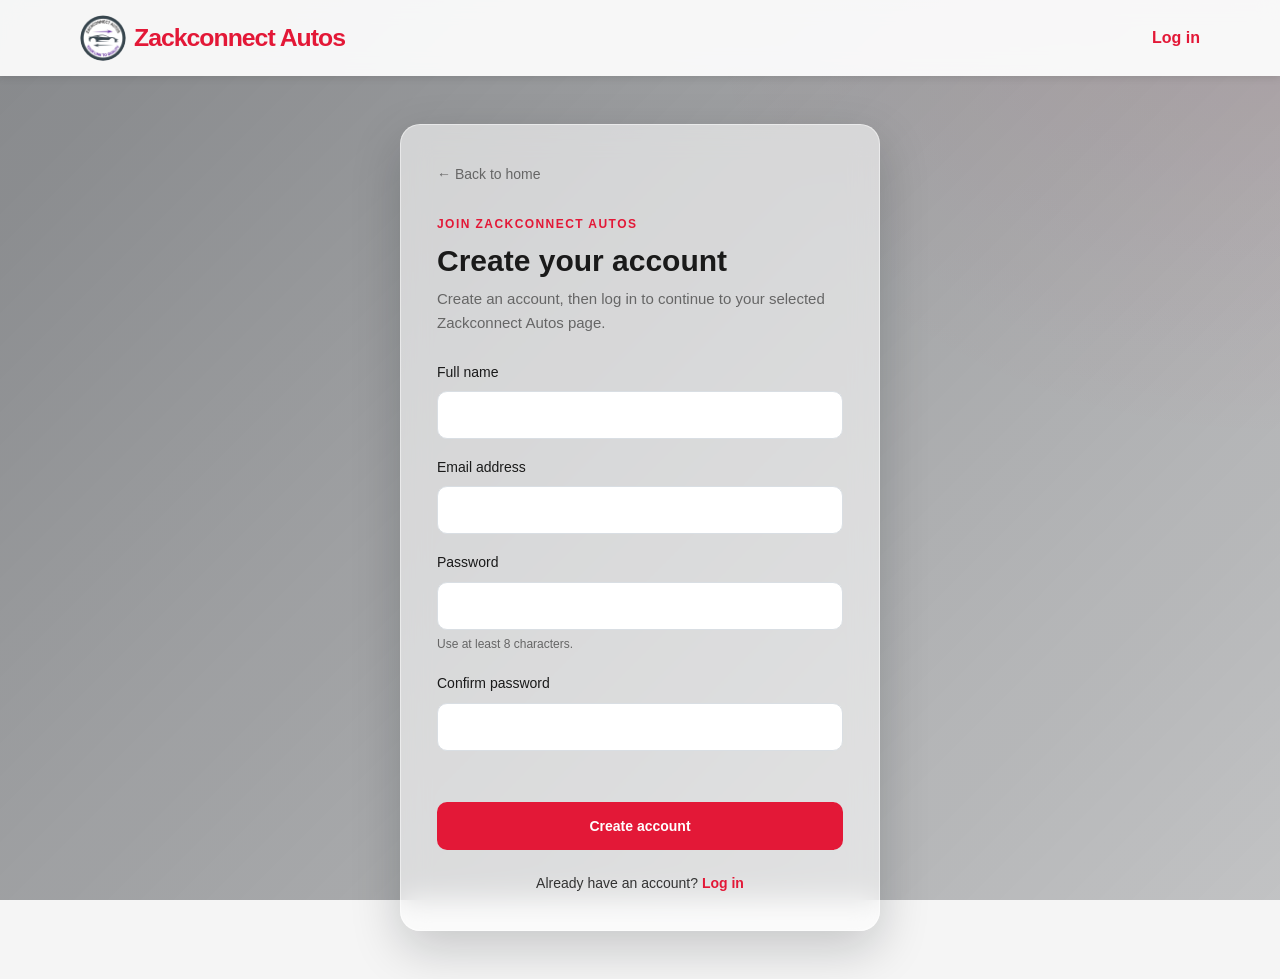
<file: about.html>
<!DOCTYPE html>
<html lang="en">
<head>
    <meta charset="UTF-8">
    <meta name="viewport" content="width=device-width, initial-scale=1.0">
    <link rel="icon" type="image/webp" href="images/zackconnect-logo.webp">
    <link rel="preconnect" href="https://zackconnectautobackend.onrender.com" crossorigin>
    <meta name="description" content="Learn about Zackconnect Autos - Ghana's trusted vehicle dealership specializing in cars, Bajaj tricycles, and vehicle import services.">
    <title>About Us - Zackconnect Autos</title>
    <link rel="stylesheet" href="css/style.css">
    <script src="js/auth.js" defer></script>
</head>
<body>
    <!-- Header -->
    <header class="header" id="header">
        <div class="container">
            <div class="header-content">
                <div class="logo">
                    <a href="index.html">
                        <img src="images/zackconnect-logo.webp" alt="Zackconnect Autos Logo" data-site-image="global.logo">
                        <span>Zackconnect Autos</span>
                    </a>
                </div>
                <nav class="nav" id="nav">
                    <ul class="nav-list">
                        <li><a href="index.html" class="nav-link">Home</a></li>
                        <li><a href="cars.html" class="nav-link">Cars</a></li>
                        <li><a href="tricycles.html" class="nav-link">Bajaj Tricycles</a></li>
                        <li><a href="import.html" class="nav-link">Import a Vehicle</a></li>
                        <li><a href="about.html" class="nav-link active">About Us</a></li>
                        <li><a href="contact.html" class="nav-link">Contact</a></li>
                    </ul>
                </nav>
                <div class="header-actions">
                    <button id="logoutBtn" class="btn btn-secondary" style="display: none;">Logout</button>
                    <button class="hamburger" id="hamburger" aria-label="Toggle menu">
                        <span></span>
                        <span></span>
                        <span></span>
                    </button>
                </div>
            </div>
        </div>
    </header>

    <!-- Mobile Menu -->
    <div class="mobile-menu" id="mobileMenu">
        <ul class="mobile-nav-list">
            <li><a href="index.html" class="mobile-nav-link">Home</a></li>
            <li><a href="cars.html" class="mobile-nav-link">Cars</a></li>
            <li><a href="tricycles.html" class="mobile-nav-link">Bajaj Tricycles</a></li>
            <li><a href="import.html" class="mobile-nav-link">Import a Vehicle</a></li>
            <li><a href="about.html" class="mobile-nav-link">About Us</a></li>
            <li><a href="contact.html" class="mobile-nav-link">Contact</a></li>
            <li class="mobile-logout-item"><button type="button" class="mobile-logout-btn" style="display: none;">Logout</button></li>
        </ul>
    </div>

    <!-- About Section -->
    <section class="about-section" data-site-section="about.content">
        <div class="container">
            <div class="about-intro">
                <h2 data-site-content="about.introTitle">Who We Are</h2>
                <p data-site-content="about.introText1">Zackconnect Autos is a Ghanaian vehicle import service. We help customers source cars from China, the USA, and Canada, and offer Bajaj tricycles in Ghana. Cars shown as import options are not represented as stock physically in Ghana.</p>
                <p data-site-content="about.introText2">Our goal is to make vehicle ownership easier by providing a reliable source for quality vehicles and professional import services.</p>
            </div>

            <div class="about-grid">
                <div class="about-card about-principle-card about-mission-card">
                    <h3 data-site-content="about.missionTitle">Our Mission</h3>
                    <p data-site-content="about.missionText">To provide a trusted, customer-focused vehicle dealership that simplifies car and tricycle buying, and offers transparent import services in Ghana.</p>
                </div>
                <div class="about-card about-principle-card about-vision-card">
                    <h3 data-site-content="about.visionTitle">Our Vision</h3>
                    <p data-site-content="about.visionText">To become Ghana's leading vehicle dealership, known for reliability, transparency, quality vehicles, and excellent customer service.</p>
                </div>
                <div class="about-card about-principle-card about-values-card">
                    <h3>Our Values</h3>
                    <ul>
                        <li>Trust and transparency in all dealings</li>
                        <li>Quality vehicles at fair prices</li>
                        <li>Customer-focused service</li>
                        <li>Professional expertise</li>
                        <li>Clear and honest communication</li>
                    </ul>
                </div>
            </div>

            <div class="about-services">
                <h2 data-site-content="about.offerTitle">What We Offer</h2>
                
                <div class="service-card">
                    <div class="service-icon">
                        <svg width="48" height="48" viewBox="0 0 48 48" fill="none" xmlns="http://www.w3.org/2000/svg">
                            <rect width="48" height="48" rx="8" fill="#E31837" fill-opacity="0.1"/>
                            <path d="M24 12L16 20H20V32H24V20H28L24 12Z" fill="#E31837"/>
                        </svg>
                    </div>
                    <h3>Car Imports and Bajaj Tricycles</h3>
                    <p>We help customers source cars from China, the USA, and Canada for import to Ghana, and offer Bajaj tricycles for personal and business transportation needs. Import listings are subject to confirmation and do not represent stock already in Ghana.</p>
                </div>

                <div class="service-card">
                    <div class="service-icon">
                        <svg width="48" height="48" viewBox="0 0 48 48" fill="none" xmlns="http://www.w3.org/2000/svg">
                            <rect width="48" height="48" rx="8" fill="#E31837" fill-opacity="0.1"/>
                            <path d="M24 8L8 16V32L24 40L40 32V16L24 8ZM24 12L36 18V30L24 36L12 30V18L24 12Z" fill="#E31837"/>
                        </svg>
                    </div>
                    <h3>Vehicle Import Services</h3>
                    <p>We help customers source and import vehicles from China, Canada, and the USA with transparent pricing and expert guidance.</p>
                </div>

                <div class="service-card">
                    <div class="service-icon">
                        <svg width="48" height="48" viewBox="0 0 48 48" fill="none" xmlns="http://www.w3.org/2000/svg">
                            <rect width="48" height="48" rx="8" fill="#E31837" fill-opacity="0.1"/>
                            <path d="M24 8C15.16 8 8 15.16 8 24C8 32.84 15.16 40 24 40C32.84 40 40 32.84 40 24C40 15.16 32.84 8 24 8ZM26 32H22V28H26V32ZM26 24H22V12H26V24Z" fill="#E31837"/>
                        </svg>
                    </div>
                    <h3>Customer Service Commitment</h3>
                    <p>Our team is dedicated to helping you find the right vehicle and providing support throughout your purchase journey.</p>
                </div>
            </div>
        </div>
    </section>

    <!-- Footer -->
    <footer class="footer">
        <div class="container">
            <div class="footer-content">
                <div class="footer-brand">
                    <div class="logo">
                        <a href="index.html">
                            <img src="images/zackconnect-logo.webp" alt="" data-site-image="global.logo">
                            <span>Zackconnect Autos</span>
                        </a>
                    </div>
                    <p class="tagline" data-site-content="footer.tagline">Your Trusted Partner for Cars & Tricycles.</p>
                </div>

                <div class="footer-links">
                    <div class="footer-column">
                        <h4>Vehicles</h4>
                        <ul>
                            <li><a href="cars.html">Car Imports</a></li>
                            <li><a href="tricycles.html">Bajaj Tricycles</a></li>
                            <li><a href="import.html">Import a Vehicle</a></li>
                        </ul>
                    </div>
                    <div class="footer-column">
                        <h4>Company</h4>
                        <ul>
                            <li><a href="about.html">About Us</a></li>
                            <li><a href="contact.html">Contact Us</a></li>
                        </ul>
                    </div>
                    <div class="footer-column">
                        <h4>Legal</h4>
                        <ul>
                            <li><a href="#">Privacy Policy</a></li>
                            <li><a href="#">Terms and Conditions</a></li>
                        </ul>
                    </div>
                    <div class="footer-column">
                        <h4>Follow Us</h4>
                        <div class="social-links">
                            <a href="#" aria-label="Facebook">
                                <svg width="24" height="24" viewBox="0 0 24 24" fill="currentColor">
                                    <path d="M18 2h-3a5 5 0 0 0-5 5v3H7v4h3v8h4v-8h3l1-4h-4V7a1 1 0 0 1 1-1h3z"/>
                                </svg>
                            </a>
                            <a href="#" aria-label="Twitter">
                                <svg width="24" height="24" viewBox="0 0 24 24" fill="currentColor">
                                    <path d="M23 3a10.9 10.9 0 0 1-3.14 1.53 4.48 4.48 0 0 0-7.86 3v1A10.66 10.66 0 0 1 3 4s-4 9 5 13a11.64 11.64 0 0 1-7 2c9 5 20 0 20-11.5a4.5 4.5 0 0 0-.08-.83A7.72 7.72 0 0 0 23 3z"/>
                                </svg>
                            </a>
                            <a href="#" aria-label="Instagram">
                                <svg width="24" height="24" viewBox="0 0 24 24" fill="none" stroke="currentColor" stroke-width="2">
                                    <rect x="2" y="2" width="20" height="20" rx="5" ry="5"/>
                                    <path d="M16 11.37A4 4 0 1 1 12.63 8 4 4 0 0 1 16 11.37z"/>
                                    <line x1="17.5" y1="6.5" x2="17.51" y2="6.5"/>
                                </svg>
                            </a>
                        </div>
                    </div>
                </div>
            </div>
            <div class="footer-bottom">
                <p>&copy; 2026 Zackconnect Autos. All rights reserved.</p>
            </div>
        </div>
    </footer>

    <script src="js/data-store.js"></script>
    <script src="js/api.js"></script>
    <script src="js/script.js"></script>
    <script src="js/site-content.js"></script>
</body>
</html>
</file>
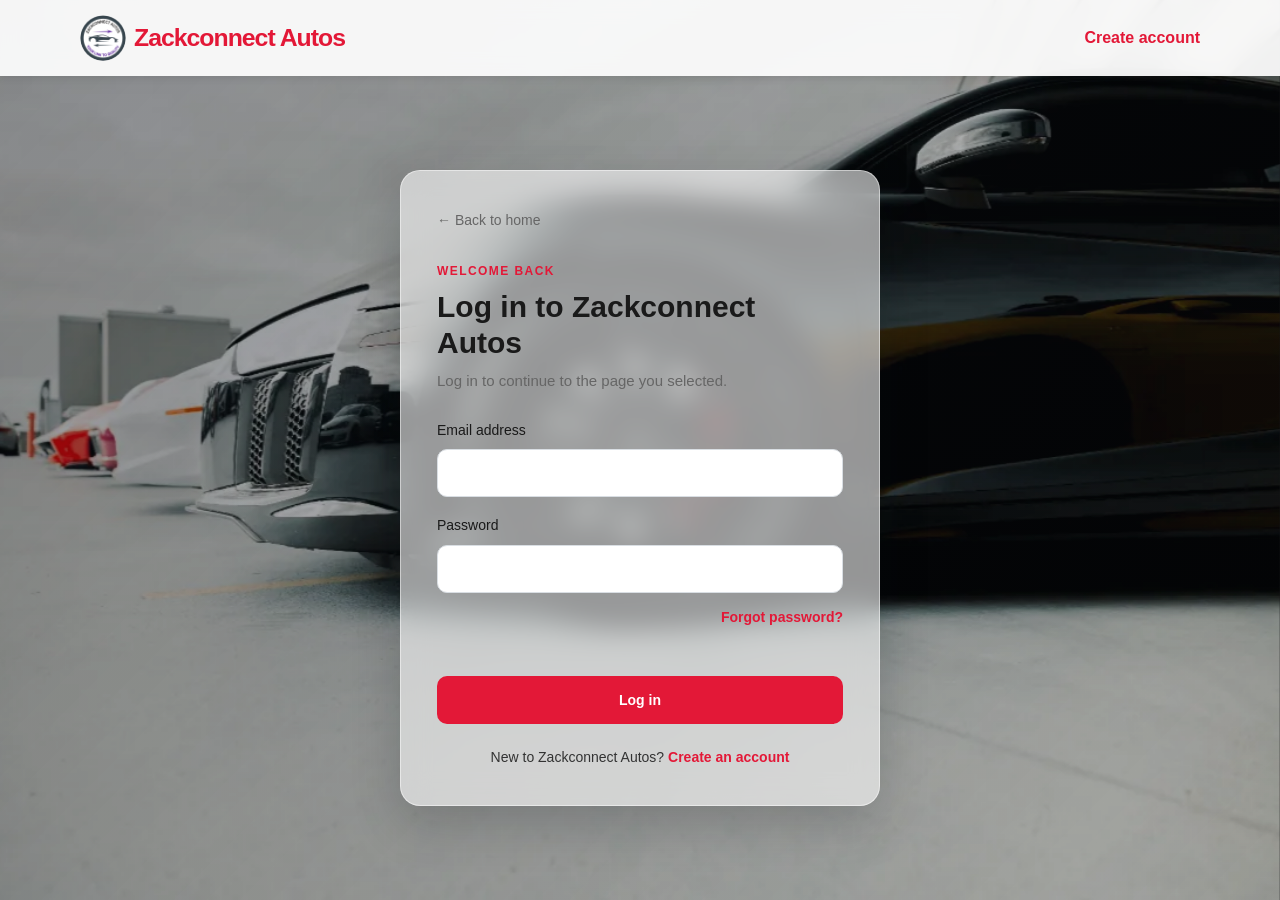
<file: admin.html>
<!DOCTYPE html>
<html lang="en">
<head>
    <meta charset="UTF-8">
    <meta name="viewport" content="width=device-width, initial-scale=1.0">
    <link rel="icon" type="image/webp" href="images/zackconnect-logo.webp">
    <link rel="preconnect" href="https://zackconnectautobackend.onrender.com" crossorigin>
    <meta name="description" content="Manage Zackconnect Autos vehicle inventory.">
    <title>Admin Dashboard - Zackconnect Autos</title>
    <link rel="stylesheet" href="css/style.css">
    <script src="js/api.js"></script>
    <script src="js/auth.js" defer></script>
</head>
<body class="admin-page">
    <header class="admin-header">
        <a class="admin-brand" href="index.html">
            <img src="images/zackconnect-logo.webp" alt="">
            <span>Zackconnect Autos <small>Admin</small></span>
        </a>
        <div class="admin-header-actions">
            <a class="admin-store-link" href="index.html">View store</a>
            <button class="admin-store-link" id="adminLogout" type="button">Log out</button>
        </div>
    </header>

    <div class="admin-prototype-warning" role="note">
        <strong>Shared database:</strong> Vehicle listings, website settings, announcements, import requests, and enquiries are saved for all visitors and admins.
    </div>

    <main class="admin-layout">
        <aside class="admin-sidebar" aria-label="Admin sections">
            <p class="admin-sidebar-label">MANAGEMENT</p>
            <button class="admin-tab active" type="button" data-panel="overview">Overview</button>
            <button class="admin-tab" type="button" data-panel="vehicles">Vehicles</button>
            <button class="admin-tab" type="button" data-panel="requests">Import requests</button>
            <button class="admin-tab" type="button" data-panel="enquiries">Enquiries</button>
            <button class="admin-tab" type="button" data-panel="home-tiles">Homepage tiles</button>
            <button class="admin-tab" type="button" data-panel="categories">Categories</button>
            <button class="admin-tab" type="button" data-panel="announcements">Announcements</button>
            <button class="admin-tab" type="button" data-panel="site-content">Site content</button>
        </aside>

        <section class="admin-content">
            <div id="adminMessage" class="admin-message" role="status" aria-live="polite"></div>

            <section class="admin-panel" id="panel-overview">
                <div class="admin-page-heading">
                    <div>
                        <p class="admin-eyebrow">ZACKCONNECT CONTROL PANEL</p>
                        <h1>Overview</h1>
                        <p>Review shared vehicle listings, customer submissions, and recent changes.</p>
                    </div>
                </div>
                <div class="admin-stat-grid">
                    <article class="admin-stat-card"><span>Vehicles</span><strong id="vehicleTotal">0</strong></article>
                    <article class="admin-stat-card"><span>Import requests</span><strong id="importTotal">0</strong></article>
                    <article class="admin-stat-card"><span>Enquiries</span><strong id="enquiryTotal">0</strong></article>
                    <article class="admin-stat-card"><span>Homepage tiles</span><strong id="homeTileTotal">0</strong></article>
                    <article class="admin-stat-card"><span>Categories</span><strong id="categoryTotal">0</strong></article>
                    <article class="admin-stat-card"><span>Announcements</span><strong id="announcementTotal">0</strong></article>
                </div>
                <div class="admin-card">
                    <div class="admin-card-heading"><h2>Recent activity</h2></div>
                    <div id="overviewActivity" class="admin-activity-list"></div>
                </div>
            </section>

            <section class="admin-panel" id="panel-vehicles" hidden>
                <div class="admin-page-heading">
                    <div><p class="admin-eyebrow">INVENTORY</p><h1>Vehicles</h1><p>Add cars and Bajaj tricycles to the shared inventory. Recover older browser-saved vehicle listings if they are missing from the database.</p></div>
                    <div class="admin-page-heading-actions">
                        <button class="btn btn-outline" id="recoverLocalVehicles" type="button" hidden>Recover saved vehicles</button>
                        <button class="btn btn-primary" id="toggleVehicleForm" type="button">Add vehicle</button>
                    </div>
                </div>
                <form class="admin-card admin-form" id="vehicleForm" hidden>
                    <div class="admin-card-heading"><h2 id="vehicleFormTitle">New vehicle listing</h2><p>Choose whether a car is available to import or has arrived in Ghana. Select its source country for import listings. Import estimates must be confirmed with the customer.</p></div>
                    <div class="admin-form-grid">
                        <label>Category
                            <select name="category" required>
                                <option value="car">Car</option>
                                <option value="bajaj-passenger">Passenger tricycle</option>
                                <option value="bajaj-cargo">Cargo tricycle</option>
                            </select>
                        </label>
                        <label id="vehicleListingTypeField">Car listing status
                            <select name="listingType">
                                <option value="import">Available to import</option>
                                <option value="arrived">Arrived in Ghana</option>
                            </select>
                        </label>
                        <label id="vehicleSourceCountryField" hidden>Country of origin
                            <select name="sourceCountry" disabled>
                                <option value="">Choose a country</option>
                                <option value="china">China</option>
                                <option value="usa">USA</option>
                                <option value="canada">Canada</option>
                            </select>
                        </label>
                        <label id="vehicleMakeField">Make <input name="make" type="text" maxlength="40" required placeholder="e.g. Toyota"></label>
                        <label>Model <input name="model" type="text" maxlength="60" required placeholder="e.g. Corolla"></label>
                        <label>Year <input name="year" type="number" min="1900" max="2100" required></label>
                        <label>Condition
                            <select name="condition" required><option value="used">Used</option><option value="new">New</option></select>
                        </label>
                        <label><span id="vehiclePriceLabel">Indicative price (GH₵)</span> <input name="price" type="number" min="1" step="1" required></label>
                        <label id="vehicleLocationField">Location in Ghana
                            <select name="location" required>
                                <option value="accra">Accra</option><option value="koforidua">Koforidua</option>
                            </select>
                        </label>
                        <label>Mileage (km) <input name="mileage" type="number" min="0" step="1"></label>
                        <label class="admin-form-wide">Vehicle photos <input id="vehicleImageInput" name="images" type="file" accept="image/jpeg,image/png,image/webp" multiple required><span class="admin-field-note">Choose up to 10 JPG, PNG or WebP photos, 5 MB each. Select several at once or add photos in multiple selections. All photos appear together on this listing and its details page. When editing, newly selected photos are added to the current photos; leave empty to keep them.</span></label>
                        <div class="admin-vehicle-image-preview" id="vehicleImagePreview" hidden></div><span id="vehicleImageCount" class="admin-field-note" hidden></span><span id="vehicleImagePlaceholder" class="admin-vehicle-image-placeholder">Your vehicle photo previews will appear here</span>
                        <label>Transmission
                            <select name="transmission"><option value="">Not specified</option><option value="automatic">Automatic</option><option value="manual">Manual</option></select>
                        </label>
                        <label>Fuel type
                            <select name="fuelType"><option value="">Not specified</option><option value="petrol">Petrol</option><option value="diesel">Diesel</option><option value="hybrid">Hybrid</option><option value="electric">Electric</option></select>
                        </label>
                        <label class="admin-checkbox"><input name="featured" type="checkbox"> Feature on homepage</label>
                        <label class="admin-form-wide">Description <textarea name="description" rows="3" maxlength="1200" required></textarea></label>
                    </div>
                    <div class="admin-form-actions"><button class="btn btn-primary" id="vehicleSubmitButton" type="submit">Save listing</button><button class="btn btn-outline" id="cancelVehicleForm" type="button">Cancel</button></div>
                </form>
                <div class="admin-card">
                    <div class="admin-card-heading"><h2>Vehicle listings</h2><p id="vehicleCountLabel"></p></div>
                    <div class="admin-table-wrap"><table class="admin-table"><thead><tr><th>Vehicle</th><th>Category</th><th>Price / estimate</th><th>Country / location</th><th>Action</th></tr></thead><tbody id="vehicleRows"></tbody></table></div>
                </div>
            </section>

            <section class="admin-panel" id="panel-requests" hidden>
                <div class="admin-page-heading"><div><p class="admin-eyebrow">CUSTOMER ACTIVITY</p><h1>Import requests</h1><p>Import forms submitted through the website appear here.</p></div></div>
                <div class="admin-card"><div class="admin-card-heading"><h2>Submitted requests</h2></div><div id="requestList" class="admin-record-list"></div></div>
            </section>

            <section class="admin-panel" id="panel-enquiries" hidden>
                <div class="admin-page-heading"><div><p class="admin-eyebrow">CUSTOMER ACTIVITY</p><h1>Enquiries</h1><p>Contact form submissions saved in the shared database.</p></div></div>
                <div class="admin-card"><div class="admin-card-heading"><h2>Submitted enquiries</h2></div><div id="enquiryList" class="admin-record-list"></div></div>
            </section>

            <section class="admin-panel" id="panel-categories" hidden>
                <div class="admin-page-heading">
                    <div><p class="admin-eyebrow">SITE NAVIGATION</p><h1>Categories</h1><p>Edit the homepage shortcuts shown in the vehicle category grid, or add and remove them.</p></div>
                    <button class="btn btn-primary" id="toggleCategoryForm" type="button">Add category</button>
                </div>
                <form class="admin-card admin-form" id="categoryForm" hidden>
                    <div class="admin-card-heading"><h2 id="categoryFormTitle">New homepage category</h2></div>
                    <div class="admin-form-grid">
                        <label>Category name <input name="label" type="text" maxlength="40" required placeholder="e.g. Electric cars"></label>
                        <label class="admin-form-wide">Category picture <input id="categoryImageInput" name="picture" type="file" accept="image/jpeg,image/png,image/webp" required><span class="admin-field-note">Choose a JPG, PNG or WebP image up to 5 MB. Pictures are shown without cropping and saved to the shared website.</span></label>
                        <div class="admin-category-image-preview"><img id="categoryImagePreview" alt="Category picture preview" hidden><span id="categoryImagePlaceholder">Your picture preview will appear here</span></div>
                        <label>Destination
                            <select name="page" required><option value="cars.html">Cars</option><option value="tricycles.html">Tricycles</option><option value="import.html">Import</option><option value="contact.html">Contact</option></select>
                        </label>
                        <label>Filter field 1
                            <select name="filterField"><option value="">No filter</option><option value="category">Vehicle category</option><option value="make">Make</option><option value="model">Model</option><option value="condition">Condition</option><option value="bajajType">Tricycle type</option></select>
                        </label>
                        <label>Filter value 1 <input name="filterValue" type="text" maxlength="40" placeholder="e.g. car, toyota, or used"></label>
                        <label>Filter field 2
                            <select name="filterField2"><option value="">No filter</option><option value="category">Vehicle category</option><option value="make">Make</option><option value="model">Model</option><option value="condition">Condition</option><option value="bajajType">Tricycle type</option></select>
                        </label>
                        <label>Filter value 2 <input name="filterValue2" type="text" maxlength="40" placeholder="Optional additional filter"></label>
                    </div>
                    <div class="admin-form-actions"><button class="btn btn-primary" id="categorySubmitButton" type="submit">Add category</button><button class="btn btn-outline" id="cancelCategoryForm" type="button">Cancel</button></div>
                </form>
                <div class="admin-card"><div class="admin-card-heading"><h2>Homepage categories</h2></div><div id="categoryList" class="admin-record-list"></div></div>
            </section>

            <section class="admin-panel" id="panel-home-tiles" hidden>
                <div class="admin-page-heading">
                    <div><p class="admin-eyebrow">HOMEPAGE DISPLAY</p><h1>Homepage tiles</h1><p>Add, edit, or remove the large photo tiles that link visitors to your car and tricycle pages.</p></div>
                    <button class="btn btn-primary" id="toggleHomeTileForm" type="button">Add tile</button>
                </div>
                <form class="admin-card admin-form" id="homeTileForm" hidden>
                    <div class="admin-card-heading"><h2 id="homeTileFormTitle">New homepage tile</h2><p>The whole photo tile will link to the selected vehicle page.</p></div>
                    <div class="admin-form-grid">
                        <label>Tile label <input name="label" type="text" maxlength="60" required placeholder="e.g. Cars"></label>
                        <label>Destination
                            <select name="page" required><option value="cars.html">Cars page</option><option value="tricycles.html">Tricycles page</option></select>
                        </label>
                        <label class="admin-form-wide">Tile photos (2–10) <input id="homeTileImageInput" name="images" type="file" accept="image/jpeg,image/png,image/webp" multiple required><span class="admin-field-note">Choose at least 2 and up to 10 JPG, PNG or WebP photos, up to 5 MB each. Select several at once, or choose photos one at a time; each selection is added to the preview. The photos rotate inside one fixed tile on the homepage. When editing, selecting photos replaces the current photo set; leave empty to keep it.</span></label>
                        <div class="admin-category-image-preview"><div id="homeTileImagePreview" class="admin-multi-image-preview" hidden></div><span id="homeTileImagePlaceholder">Your tile photo previews will appear here</span><span id="homeTileImageCount" class="admin-field-note" hidden></span></div>
                        <label>Photo attribution (optional) <input name="credit" type="text" maxlength="160" placeholder="e.g. Photo by the photographer, CC BY 4.0"></label>
                        <label>Attribution link (optional) <input name="creditUrl" type="url" maxlength="500" placeholder="https://..."></label>
                    </div>
                    <div class="admin-form-actions"><button class="btn btn-primary" id="homeTileSubmitButton" type="submit">Add tile</button><button class="btn btn-outline" id="cancelHomeTileForm" type="button">Cancel</button></div>
                </form>
                <div class="admin-card"><div class="admin-card-heading"><h2>Homepage photo tiles</h2></div><div id="homeTileList" class="admin-record-list"></div></div>
            </section>

            <section class="admin-panel" id="panel-announcements" hidden>
                <div class="admin-page-heading"><div><p class="admin-eyebrow">SITE CONTENT</p><h1>Announcements</h1><p>Publish and remove messages shown on the public homepage.</p></div></div>
                <form class="admin-card admin-form" id="announcementForm">
                    <div class="admin-card-heading"><h2 id="announcementFormTitle">Publish an announcement</h2></div>
                    <div class="admin-form-grid">
                        <label class="admin-form-wide">Title <input name="title" type="text" maxlength="80" required></label>
                        <label class="admin-form-wide">Message <textarea name="message" rows="3" maxlength="300" required></textarea></label>
                    </div>
                    <div class="admin-form-actions"><button class="btn btn-primary" id="announcementSubmitButton" type="submit">Publish announcement</button><button class="btn btn-outline" id="cancelAnnouncementEdit" type="button" hidden>Cancel</button></div>
                </form>
                <div class="admin-card"><div class="admin-card-heading"><h2>Published announcements</h2></div><div id="announcementList" class="admin-record-list"></div></div>
            </section>

            <section class="admin-panel" id="panel-site-content" hidden>
                <div class="admin-page-heading"><div><p class="admin-eyebrow">WEBSITE CONTENT</p><h1>Site content</h1><p>Edit page copy, replace banner images, and show or hide major public sections. Existing vehicle, category, tile, and announcement managers control their own content.</p></div></div>
                <form class="admin-card admin-form" id="siteContentForm">
                    <div class="admin-form-grid">
                        <label>Page
                            <select id="siteContentPage" name="page"></select>
                        </label>
                    </div>
                    <div class="admin-card-heading"><h2>Text and labels</h2></div>
                    <div class="admin-form-grid" id="siteContentFields"></div>
                    <div class="admin-card-heading"><h2>Page sections</h2><p>Uncheck a section to hide it from visitors. You can restore it at any time.</p></div>
                    <div class="admin-form-grid" id="siteContentSections"></div>
                    <div class="admin-card-heading"><h2>Banner image</h2></div>
                    <div class="admin-form-grid" id="siteContentImages"></div>
                    <div class="admin-form-actions"><button class="btn btn-primary" id="siteContentSubmit" type="submit">Save page content</button><button class="btn btn-outline" id="siteContentReset" type="button">Restore page defaults</button></div>
                </form>
            </section>

            <section class="admin-card admin-activity-full">
                <div class="admin-card-heading"><h2>Activity log</h2><p>Records changes made using this dashboard.</p></div>
                <div id="activityList" class="admin-activity-list"></div>
            </section>
        </section>
    </main>

    <script src="js/data-store.js"></script>
    <script src="js/script.js"></script>
    <script src="js/site-content.js"></script>
    <script src="js/admin.js"></script>
</body>
</html>
</file>
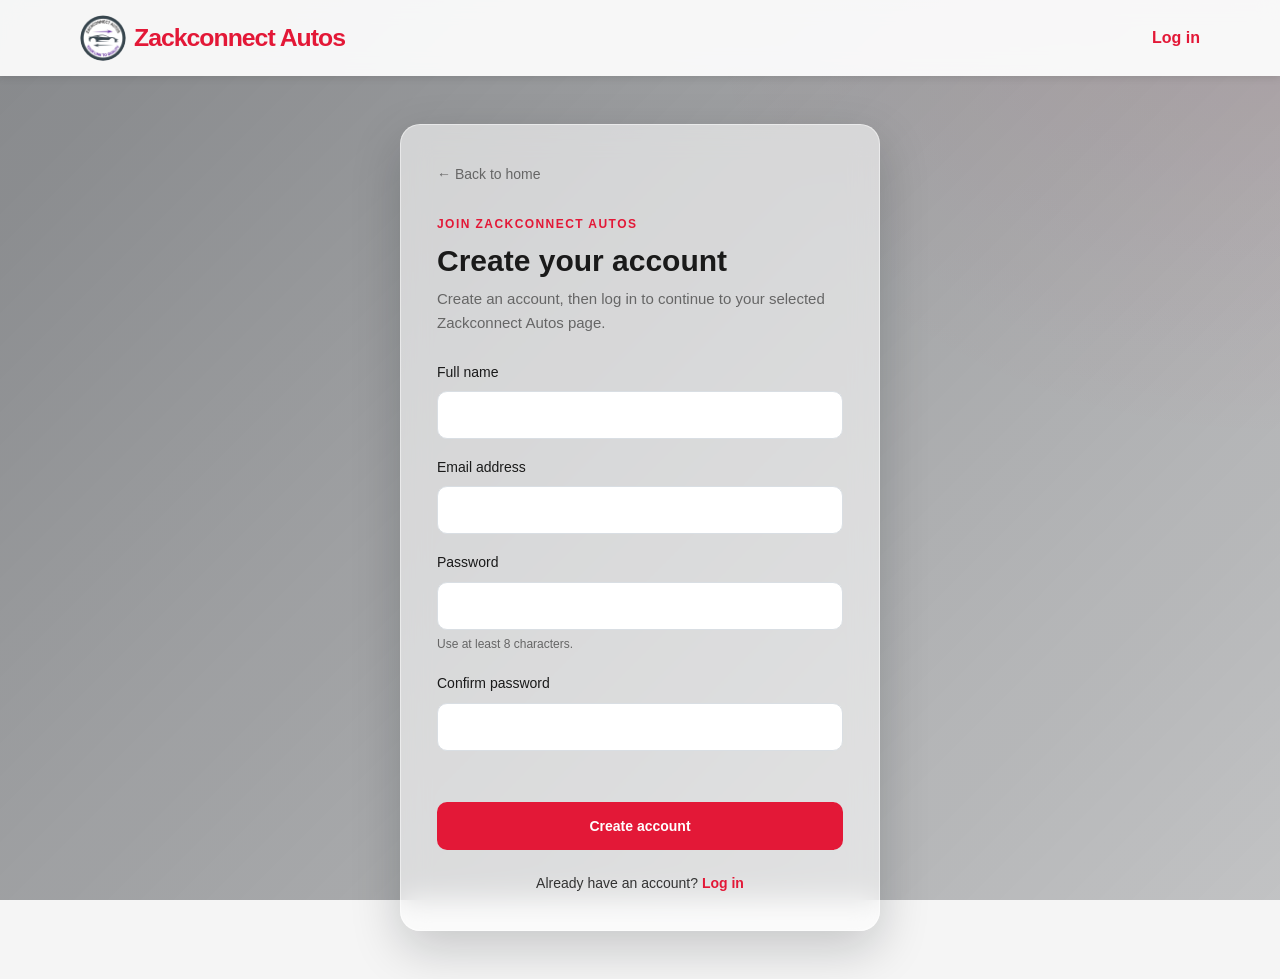
<file: cars.html>
<!DOCTYPE html>
<html lang="en">
<head>
    <meta charset="UTF-8">
    <meta name="viewport" content="width=device-width, initial-scale=1.0">
    <link rel="icon" type="image/webp" href="images/zackconnect-logo.webp">
    <link rel="preconnect" href="https://zackconnectautobackend.onrender.com" crossorigin>
    <meta name="description" content="Cars available to import to Ghana from China, the USA, and Canada. Request an import quote from Zackconnect Autos.">
    <title>Import Cars - Zackconnect Autos</title>
    <link rel="stylesheet" href="css/style.css">
    <script src="js/auth.js" defer></script>
</head>
<body class="car-listings-page">
    <!-- Header -->
    <header class="header" id="header">
        <div class="container">
            <div class="header-content">
                <div class="logo">
                    <a href="index.html">
                        <img src="images/zackconnect-logo.webp" alt="Zackconnect Autos Logo" data-site-image="global.logo">
                        <span>Zackconnect Autos</span>
                    </a>
                </div>
                <nav class="nav" id="nav">
                    <ul class="nav-list">
                        <li><a href="index.html" class="nav-link">Home</a></li>
                        <li><a href="cars.html" class="nav-link active">Cars</a></li>
                        <li><a href="tricycles.html" class="nav-link">Bajaj Tricycles</a></li>
                        <li><a href="about.html" class="nav-link">About Us</a></li>
                        <li><a href="contact.html" class="nav-link">Contact</a></li>
                    </ul>
                </nav>
                <div class="header-actions">
                    <button id="logoutBtn" class="btn btn-secondary" style="display: none;">Logout</button>
                    <button class="hamburger" id="hamburger" aria-label="Toggle menu">
                        <span></span>
                        <span></span>
                        <span></span>
                    </button>
                </div>
            </div>
        </div>
    </header>

    <!-- Mobile Menu -->
    <div class="mobile-menu" id="mobileMenu">
        <ul class="mobile-nav-list">
            <li><a href="index.html" class="mobile-nav-link">Home</a></li>
            <li><a href="cars.html" class="mobile-nav-link">Cars</a></li>
            <li><a href="tricycles.html" class="mobile-nav-link">Bajaj Tricycles</a></li>
            <li><a href="about.html" class="mobile-nav-link">About Us</a></li>
            <li><a href="contact.html" class="mobile-nav-link">Contact</a></li>
            <li class="mobile-logout-item"><button type="button" class="mobile-logout-btn" style="display: none;">Logout</button></li>
        </ul>
    </div>

    <!-- Cars Inventory -->
    <section class="inventory" data-site-section="cars.inventory">
        <div class="container car-marketplace-layout">
            <aside class="car-filter-sidebar" aria-label="Filter cars">
                <div class="car-filter-panel car-filter-categories">
                    <h2>Categories</h2>
                    <p>Vehicles</p>
                    <a class="car-category-active" href="cars.html">Cars <span id="carCategoryCount">0</span></a>
                    <a href="tricycles.html">Bajaj tricycles</a>
                </div>
                <div id="carBrowseResults" class="car-filter-panel">
                    <h2>Filters</h2>
                    <div class="filters">
                <div class="filter-group">
                    <label>Make:</label>
                    <select id="filterMake">
                        <option value="">All Makes</option>
                        <option value="toyota">Toyota</option>
                        <option value="honda">Honda</option>
                        <option value="hyundai">Hyundai</option>
                        <option value="nissan">Nissan</option>
                        <option value="mazda">Mazda</option>
                    </select>
                </div>
                <div class="filter-group">
                    <label>Model:</label>
                    <select id="filterModel">
                        <option value="">All Models</option>
                        <option value="corolla">Corolla</option>
                        <option value="camry">Camry</option>
                        <option value="civic">Civic</option>
                        <option value="tucson">Tucson</option>
                        <option value="hilux">Hilux</option>
                    </select>
                </div>
                <div class="filter-group">
                    <label>Price Range:</label>
                    <select id="filterPriceRange">
                        <option value="">Any Price</option>
                        <option value="0-50000">Under GH₵50,000</option>
                        <option value="50000-100000">GH₵50,000 - GH₵100,000</option>
                        <option value="100000-200000">GH₵100,000 - GH₵200,000</option>
                        <option value="200000+">Above GH₵200,000</option>
                    </select>
                </div>
                <div class="filter-group">
                    <label>Year:</label>
                    <select id="filterYear">
                        <option value="">Any Year</option>
                        <option value="2024">2024</option>
                        <option value="2023">2023</option>
                        <option value="2022">2022</option>
                        <option value="2021">2021</option>
                        <option value="2020">2020</option>
                        <option value="older">2019 & Older</option>
                    </select>
                </div>
                <div class="filter-group">
                    <label>Condition:</label>
                    <select id="filterCondition">
                        <option value="">All Conditions</option>
                        <option value="new">New</option>
                        <option value="used">Used</option>
                    </select>
                </div>
                <div class="filter-group">
                    <label>Transmission:</label>
                    <select id="filterTransmission">
                        <option value="">Any</option>
                        <option value="automatic">Automatic</option>
                        <option value="manual">Manual</option>
                    </select>
                </div>
                <div class="filter-group">
                    <label>Fuel Type:</label>
                    <select id="filterFuelType">
                        <option value="">Any</option>
                        <option value="petrol">Petrol</option>
                        <option value="diesel">Diesel</option>
                        <option value="electric">Electric</option>
                        <option value="hybrid">Hybrid</option>
                    </select>
                </div>
                <div class="filter-group">
                    <label>Body Type:</label>
                    <select id="filterBodyType">
                        <option value="">Any</option>
                        <option value="sedan">Sedan</option>
                        <option value="suv">SUV</option>
                        <option value="pickup">Pickup</option>
                        <option value="hatchback">Hatchback</option>
                    </select>
                </div>
                <div class="filter-group">
                    <label>Country of origin:</label>
                    <select id="filterCountry">
                        <option value="">All Countries</option>
                        <option value="china">China</option>
                        <option value="usa">USA</option>
                        <option value="canada">Canada</option>
                    </select>
                </div>
                <div class="filter-group">
                    <label>Ghana office:</label>
                    <select id="filterLocation">
                        <option value="">All Offices</option>
                        <option value="accra">Accra</option>
                        <option value="koforidua">Koforidua</option>
                    </select>
                </div>
                <button id="clearFilters" class="btn btn-secondary">Clear Filters</button>
                    </div>
                </div>
            </aside>

            <main class="car-marketplace-main">
                <section id="carBrowseGroups" class="car-browse-groups">
                    <div class="car-model-heading">
                        <div>
                            <h2 data-site-content="cars.modelsTitle">Browse cars by model and year</h2>
                            <p data-site-content="cars.modelsSubtitle">Explore cars available to import. Request a quote to confirm availability and landed price.</p>
                        </div>
                        <a href="cars.html">All cars</a>
                    </div>
                    <div id="carModelYearGrid" class="car-model-year-grid"></div>
                </section>

                <div class="car-results-heading">
                    <h2 data-site-content="cars.listingsTitle">Cars available to import</h2>
                    <label>Sort:
                        <select id="sortListings">
                            <option value="newest">Recommended</option>
                            <option value="price-low">Price: Low to High</option>
                            <option value="price-high">Price: High to Low</option>
                        </select>
                    </label>
                </div>
                <div class="search-section">
                    <input type="text" id="searchCars" placeholder="Search in Cars" class="search-input">
                </div>
                <div class="empty-state car-import-empty" id="carsNoInventory" hidden>
                    <h3>Request a car import</h3>
                    <p>Tell us the make and model you want from China, the USA, or Canada. We will confirm sourcing availability and prepare an import quote.</p>
                </div>
                <span class="listing-count" id="listingCount">Showing 0 cars</span>
                <div class="listings-grid" id="carsGrid"></div>
                <div class="empty-state" id="emptyState" style="display: none;">
                    <svg width="80" height="80" viewBox="0 0 80 80" fill="none" xmlns="http://www.w3.org/2000/svg">
                        <circle cx="40" cy="40" r="35" stroke="#E31837" stroke-width="2"/>
                        <path d="M25 40h30M40 25v30" stroke="#E31837" stroke-width="2" stroke-linecap="round"/>
                    </svg>
                    <h3>No matching cars found</h3>
                    <p>Try adjusting your filters or search criteria</p>
                    <button id="resetSearch" class="btn btn-primary">Reset Search</button>
                </div>
            </div>

        </div>
    </section>

    <!-- Footer -->
    <footer class="footer">
        <div class="container">
            <div class="footer-content">
                <div class="footer-brand">
                    <div class="logo">
                        <a href="index.html">
                            <img src="images/zackconnect-logo.webp" alt="" data-site-image="global.logo">
                            <span>Zackconnect Autos</span>
                        </a>
                    </div>
                    <p class="tagline" data-site-content="footer.tagline">Your Trusted Partner for Cars & Tricycles.</p>
                </div>

                <div class="footer-links">
                    <div class="footer-column">
                        <h4>Vehicles</h4>
                        <ul>
                            <li><a href="cars.html">Car Imports</a></li>
                            <li><a href="tricycles.html">Bajaj Tricycles</a></li>
                        </ul>
                    </div>
                    <div class="footer-column">
                        <h4>Company</h4>
                        <ul>
                            <li><a href="about.html">About Us</a></li>
                            <li><a href="contact.html">Contact Us</a></li>
                        </ul>
                    </div>
                    <div class="footer-column">
                        <h4>Legal</h4>
                        <ul>
                            <li><a href="#">Privacy Policy</a></li>
                            <li><a href="#">Terms and Conditions</a></li>
                        </ul>
                    </div>
                    <div class="footer-column">
                        <h4>Follow Us</h4>
                        <div class="social-links">
                            <a href="#" aria-label="Facebook">
                                <svg width="24" height="24" viewBox="0 0 24 24" fill="currentColor">
                                    <path d="M18 2h-3a5 5 0 0 0-5 5v3H7v4h3v8h4v-8h3l1-4h-4V7a1 1 0 0 1 1-1h3z"/>
                                </svg>
                            </a>
                            <a href="#" aria-label="Twitter">
                                <svg width="24" height="24" viewBox="0 0 24 24" fill="currentColor">
                                    <path d="M23 3a10.9 10.9 0 0 1-3.14 1.53 4.48 4.48 0 0 0-7.86 3v1A10.66 10.66 0 0 1 3 4s-4 9 5 13a11.64 11.64 0 0 1-7 2c9 5 20 0 20-11.5a4.5 4.5 0 0 0-.08-.83A7.72 7.72 0 0 0 23 3z"/>
                                </svg>
                            </a>
                            <a href="#" aria-label="Instagram">
                                <svg width="24" height="24" viewBox="0 0 24 24" fill="none" stroke="currentColor" stroke-width="2">
                                    <rect x="2" y="2" width="20" height="20" rx="5" ry="5"/>
                                    <path d="M16 11.37A4 4 0 1 1 12.63 8 4 4 0 0 1 16 11.37z"/>
                                    <line x1="17.5" y1="6.5" x2="17.51" y2="6.5"/>
                                </svg>
                            </a>
                        </div>
                    </div>
                </div>
            </div>
            <div class="footer-bottom">
                <p>&copy; 2024 Zackconnect Autos. All rights reserved.</p>
            </div>
        </div>
    </footer>

    <script src="js/data-store.js"></script>
    <script src="js/api.js"></script>
    <script src="js/script.js"></script>
    <script src="js/site-content.js"></script>
</body>
</html>
</file>
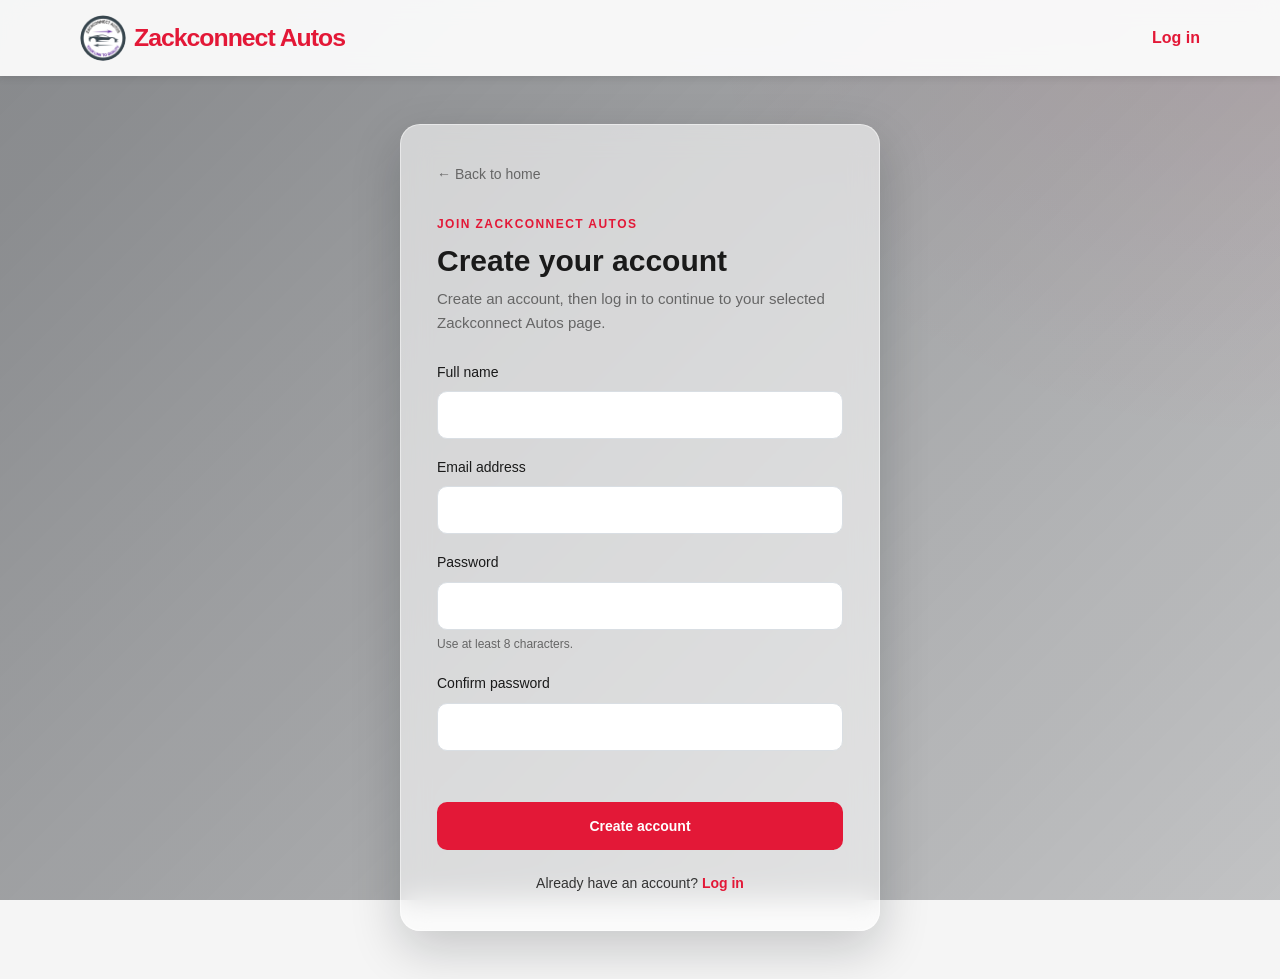
<file: contact.html>
<!DOCTYPE html>
<html lang="en">
<head>
    <meta charset="UTF-8">
    <meta name="viewport" content="width=device-width, initial-scale=1.0">
    <link rel="icon" type="image/webp" href="images/zackconnect-logo.webp">
    <link rel="preconnect" href="https://zackconnectautobackend.onrender.com" crossorigin>
    <meta name="description" content="Contact Zackconnect Autos - Ghana's trusted vehicle dealership. Enquire about cars, Bajaj tricycles, and import services.">
    <title>Contact Us - Zackconnect Autos</title>
    <link rel="stylesheet" href="css/style.css">
    <script src="js/auth.js" defer></script>
</head>
<body>
    <!-- Header -->
    <header class="header" id="header">
        <div class="container">
            <div class="header-content">
                <div class="logo">
                    <a href="index.html">
                        <img src="images/zackconnect-logo.webp" alt="Zackconnect Autos Logo" data-site-image="global.logo">
                        <span>Zackconnect Autos</span>
                    </a>
                </div>
                <nav class="nav" id="nav">
                    <ul class="nav-list">
                        <li><a href="index.html" class="nav-link">Home</a></li>
                        <li><a href="cars.html" class="nav-link">Cars</a></li>
                        <li><a href="tricycles.html" class="nav-link">Bajaj Tricycles</a></li>
                        <li><a href="import.html" class="nav-link">Import a Vehicle</a></li>
                        <li><a href="about.html" class="nav-link">About Us</a></li>
                        <li><a href="contact.html" class="nav-link active">Contact</a></li>
                    </ul>
                </nav>
                <div class="header-actions">
                    <button id="logoutBtn" class="btn btn-secondary" style="display: none;">Logout</button>
                    <button class="hamburger" id="hamburger" aria-label="Toggle menu">
                        <span></span>
                        <span></span>
                        <span></span>
                    </button>
                </div>
            </div>
        </div>
    </header>

    <!-- Mobile Menu -->
    <div class="mobile-menu" id="mobileMenu">
        <ul class="mobile-nav-list">
            <li><a href="index.html" class="mobile-nav-link">Home</a></li>
            <li><a href="cars.html" class="mobile-nav-link">Cars</a></li>
            <li><a href="tricycles.html" class="mobile-nav-link">Bajaj Tricycles</a></li>
            <li><a href="import.html" class="mobile-nav-link">Import a Vehicle</a></li>
            <li><a href="about.html" class="mobile-nav-link">About Us</a></li>
            <li><a href="contact.html" class="mobile-nav-link">Contact</a></li>
            <li class="mobile-logout-item"><button type="button" class="mobile-logout-btn" style="display: none;">Logout</button></li>
        </ul>
    </div>

    <!-- Contact Section -->
    <section class="contact-section" data-site-section="contact.content">
        <div class="container">
            <div class="contact-content">
                <div class="contact-info">
                    <h2 data-site-content="contact.infoTitle">Get in Touch</h2>
                    <p data-site-content="contact.infoText">Have questions about our vehicles or import services? Contact us today.</p>
                    
                    <div class="contact-item">
                        <svg width="24" height="24" viewBox="0 0 24 24" fill="none" xmlns="http://www.w3.org/2000/svg">
                            <path d="M22 16.92v3a2 2 0 0 1-2.18 2 19.79 19.79 0 0 1-8.63-3.07 19.5 19.5 0 0 1-6-6 19.79 19.79 0 0 1-3.07-8.67A2 2 0 0 1 4.11 2h3a2 2 0 0 1 2 1.72 12.84 12.84 0 0 0 .7 2.81 2 2 0 0 1-.45 2.11L8.09 9.91a16 16 0 0 0 6 6l1.27-1.27a2 2 0 0 1 2.11-.45 12.84 12.84 0 0 0 2.81.7A2 2 0 0 1 22 16.92z" stroke="#E31837" stroke-width="2"/>
                        </svg>
                        <div>
                            <h4>Phone</h4>
                            <p><a href="tel:+233243739221" data-site-content="contact.phone">+233 24 373 9221</a></p>
                        </div>
                    </div>
                    <div class="contact-item">
                        <svg width="24" height="24" viewBox="0 0 24 24" fill="none" xmlns="http://www.w3.org/2000/svg">
                            <path d="M22 16.92v3a2 2 0 0 1-2.18 2 19.79 19.79 0 0 1-8.63-3.07 19.5 19.5 0 0 1-6-6 19.79 19.79 0 0 1-3.07-8.67A2 2 0 0 1 4.11 2h3a2 2 0 0 1 2 1.72 12.84 12.84 0 0 0 .7 2.81 2 2 0 0 1-.45 2.11L8.09 9.91a16 16 0 0 0 6 6l1.27-1.27a2 2 0 0 1 2.11-.45 12.84 12.84 0 0 0 2.81.7A2 2 0 0 1 22 16.92z" stroke="#25D366" stroke-width="2"/>
                        </svg>
                        <div>
                            <h4>WhatsApp</h4>
                            <p><a href="https://wa.me/233243739221" target="_blank" rel="noopener noreferrer" data-site-content="contact.whatsapp">+233 24 373 9221</a></p>
                        </div>
                    </div>
                    <div class="contact-item">
                        <svg width="24" height="24" viewBox="0 0 24 24" fill="none" xmlns="http://www.w3.org/2000/svg">
                            <path d="M4 4h16c1.1 0 2 .9 2 2v12c0 1.1-.9 2-2 2H4c-1.1 0-2-.9-2-2V6c0-1.1.9-2 2-2z" stroke="#E31837" stroke-width="2"/>
                            <polyline points="22,6 12,13 2,6" stroke="#E31837" stroke-width="2"/>
                        </svg>
                        <div>
                            <h4>Email</h4>
                            <p data-site-content="contact.email">info@zackconnect.com</p>
                        </div>
                    </div>
                    <div class="contact-item">
                        <svg width="24" height="24" viewBox="0 0 24 24" fill="none" xmlns="http://www.w3.org/2000/svg">
                            <path d="M21 10c0 7-9 13-9 13s-9-6-9-13a9 9 0 0 1 18 0z" stroke="#E31837" stroke-width="2"/>
                            <circle cx="12" cy="10" r="3" stroke="#E31837" stroke-width="2"/>
                        </svg>
                        <div>
                            <h4>Location</h4>
                            <p data-site-content="contact.location">Koforidua, Accra - Ghana</p>
                        </div>
                    </div>
                    <div class="contact-item">
                        <svg width="24" height="24" viewBox="0 0 24 24" fill="none" xmlns="http://www.w3.org/2000/svg">
                            <circle cx="12" cy="12" r="10" stroke="#E31837" stroke-width="2"/>
                            <polyline points="12 6 12 12 16 14" stroke="#E31837" stroke-width="2"/>
                        </svg>
                        <div>
                            <h4>Business Hours</h4>
                            <p data-site-content="contact.businessHoursWeekday">Mon - Fri: 8:00 AM - 6:00 PM</p>
                            <p data-site-content="contact.businessHoursWeekend">Sat: 9:00 AM - 2:00 PM</p>
                        </div>
                    </div>
                </div>

                <form id="contactForm" class="contact-form">
                    <h3>Send us a message</h3>
                    
                    <div class="form-group">
                        <label for="contactName">Full Name *</label>
                        <input type="text" id="contactName" name="name" required>
                    </div>

                    <div class="form-group">
                        <label for="contactEmail">Email Address *</label>
                        <input type="email" id="contactEmail" name="email" required>
                    </div>

                    <div class="form-group">
                        <label for="contactPhone">Phone Number</label>
                        <input type="tel" id="contactPhone" name="phone">
                    </div>

                    <div class="form-group">
                        <label for="contactEnquiryType">Enquiry Type *</label>
                        <select id="contactEnquiryType" name="enquiryType" required>
                            <option value="">Select Enquiry Type</option>
                            <option value="vehicle-enquiry">Vehicle Enquiry</option>
                            <option value="import-enquiry">Import Enquiry</option>
                            <option value="general">General Question</option>
                            <option value="other">Other</option>
                        </select>
                    </div>

                    <div class="form-group">
                        <label for="contactSubject">Subject *</label>
                        <input type="text" id="contactSubject" name="subject" required>
                    </div>

                    <div class="form-group">
                        <label for="contactMessage">Message *</label>
                        <textarea id="contactMessage" name="message" rows="5" required placeholder="Please describe your enquiry in detail"></textarea>
                    </div>

                    <div class="form-group">
                        <label for="contactPreferredMethod">Preferred Contact Method *</label>
                        <select id="contactPreferredMethod" name="preferredMethod" required>
                            <option value="">Select Contact Method</option>
                            <option value="phone">Phone Call</option>
                            <option value="whatsapp">WhatsApp</option>
                            <option value="email">Email</option>
                        </select>
                    </div>

                    <button type="submit" class="btn btn-primary btn-full">Send Message</button>
                </form>
            </div>
        </div>
    </section>

    <!-- WhatsApp CTA -->
    <section class="whatsapp-cta" data-site-section="contact.whatsapp">
        <div class="container">
            <div class="whatsapp-content">
                <h2 data-site-content="contact.whatsappTitle">Quick Enquiry via WhatsApp</h2>
                <p data-site-content="contact.whatsappText">Get faster responses by reaching out to us directly on WhatsApp</p>
                <a href="https://wa.me/233243739221" target="_blank" rel="noopener noreferrer" class="btn btn-whatsapp">
                    <svg width="20" height="20" viewBox="0 0 24 24" fill="currentColor">
                        <path d="M17.472 14.382c-.297-.149-1.758-.867-2.03-.967-.273-.099-.471-.148-.67.15-.197.297-.767.966-.94 1.164-.173.199-.347.223-.644.075-.297-.15-1.255-.463-2.39-1.475-.883-.788-1.48-1.761-1.653-2.059-.173-.297-.018-.458.13-.606.134-.133.298-.347.446-.52.149-.174.198-.298.298-.497.099-.198.05-.371-.025-.52-.075-.149-.669-1.612-.916-2.207-.242-.579-.487-.5-.669-.51-.173-.008-.371-.01-.57-.01-.198 0-.52.074-.792.372-.272.297-1.04 1.016-1.04 2.479 0 1.462 1.065 2.875 1.213 3.074.149.198 2.096 3.2 5.077 4.487.709.306 1.262.489 1.694.625.712.227 1.36.195 1.871.118.571-.085 1.758-.719 2.006-1.413.248-.694.248-1.289.173-1.413-.074-.124-.272-.198-.57-.347m-5.421 7.403h-.004a9.87 9.87 0 0 1-5.031-1.378l-.361-.214-3.741.982.998-3.648-.235-.374a9.86 9.86 0 0 1-1.51-5.26c.001-5.45 4.436-9.884 9.888-9.884 2.64 0 5.122 1.03 6.988 2.898a9.825 9.825 0 0 1 2.893 6.994c-.003 5.45-4.437 9.884-9.885 9.884m8.413-18.297A11.815 11.815 0 0 0 12.05 0C5.495 0 .16 5.335.157 11.892c0 2.096.547 4.142 1.588 5.945L.057 24l6.305-1.654a11.882 11.882 0 0 0 5.683 1.448h.005c6.554 0 11.89-5.335 11.893-11.893a11.821 11.821 0 0 0-3.48-8.413z"/>
                    </svg>
                    Chat on WhatsApp
                </a>
            </div>
        </div>
    </section>

    <!-- Footer -->
    <footer class="footer">
        <div class="container">
            <div class="footer-content">
                <div class="footer-brand">
                    <div class="logo">
                        <a href="index.html">
                            <img src="images/zackconnect-logo.webp" alt="" data-site-image="global.logo">
                            <span>Zackconnect Autos</span>
                        </a>
                    </div>
                    <p class="tagline" data-site-content="footer.tagline">Your Trusted Partner for Cars & Tricycles.</p>
                </div>

                <div class="footer-links">
                    <div class="footer-column">
                        <h4>Vehicles</h4>
                        <ul>
                            <li><a href="cars.html">Car Imports</a></li>
                            <li><a href="tricycles.html">Bajaj Tricycles</a></li>
                            <li><a href="import.html">Import a Vehicle</a></li>
                        </ul>
                    </div>
                    <div class="footer-column">
                        <h4>Company</h4>
                        <ul>
                            <li><a href="about.html">About Us</a></li>
                            <li><a href="contact.html">Contact Us</a></li>
                        </ul>
                    </div>
                    <div class="footer-column">
                        <h4>Legal</h4>
                        <ul>
                            <li><a href="#">Privacy Policy</a></li>
                            <li><a href="#">Terms and Conditions</a></li>
                        </ul>
                    </div>
                    <div class="footer-column">
                        <h4>Follow Us</h4>
                        <div class="social-links">
                            <a href="#" aria-label="Facebook">
                                <svg width="24" height="24" viewBox="0 0 24 24" fill="currentColor">
                                    <path d="M18 2h-3a5 5 0 0 0-5 5v3H7v4h3v8h4v-8h3l1-4h-4V7a1 1 0 0 1 1-1h3z"/>
                                </svg>
                            </a>
                            <a href="#" aria-label="Twitter">
                                <svg width="24" height="24" viewBox="0 0 24 24" fill="currentColor">
                                    <path d="M23 3a10.9 10.9 0 0 1-3.14 1.53 4.48 4.48 0 0 0-7.86 3v1A10.66 10.66 0 0 1 3 4s-4 9 5 13a11.64 11.64 0 0 1-7 2c9 5 20 0 20-11.5a4.5 4.5 0 0 0-.08-.83A7.72 7.72 0 0 0 23 3z"/>
                                </svg>
                            </a>
                            <a href="#" aria-label="Instagram">
                                <svg width="24" height="24" viewBox="0 0 24 24" fill="none" stroke="currentColor" stroke-width="2">
                                    <rect x="2" y="2" width="20" height="20" rx="5" ry="5"/>
                                    <path d="M16 11.37A4 4 0 1 1 12.63 8 4 4 0 0 1 16 11.37z"/>
                                    <line x1="17.5" y1="6.5" x2="17.51" y2="6.5"/>
                                </svg>
                            </a>
                        </div>
                    </div>
                </div>
            </div>
            <div class="footer-bottom">
                <p>&copy; 2024 Zackconnect Autos. All rights reserved.</p>
            </div>
        </div>
    </footer>

    <script src="js/data-store.js"></script>
    <script src="js/api.js"></script>
    <script src="js/script.js"></script>
    <script src="js/site-content.js"></script>
</body>
</html>
</file>
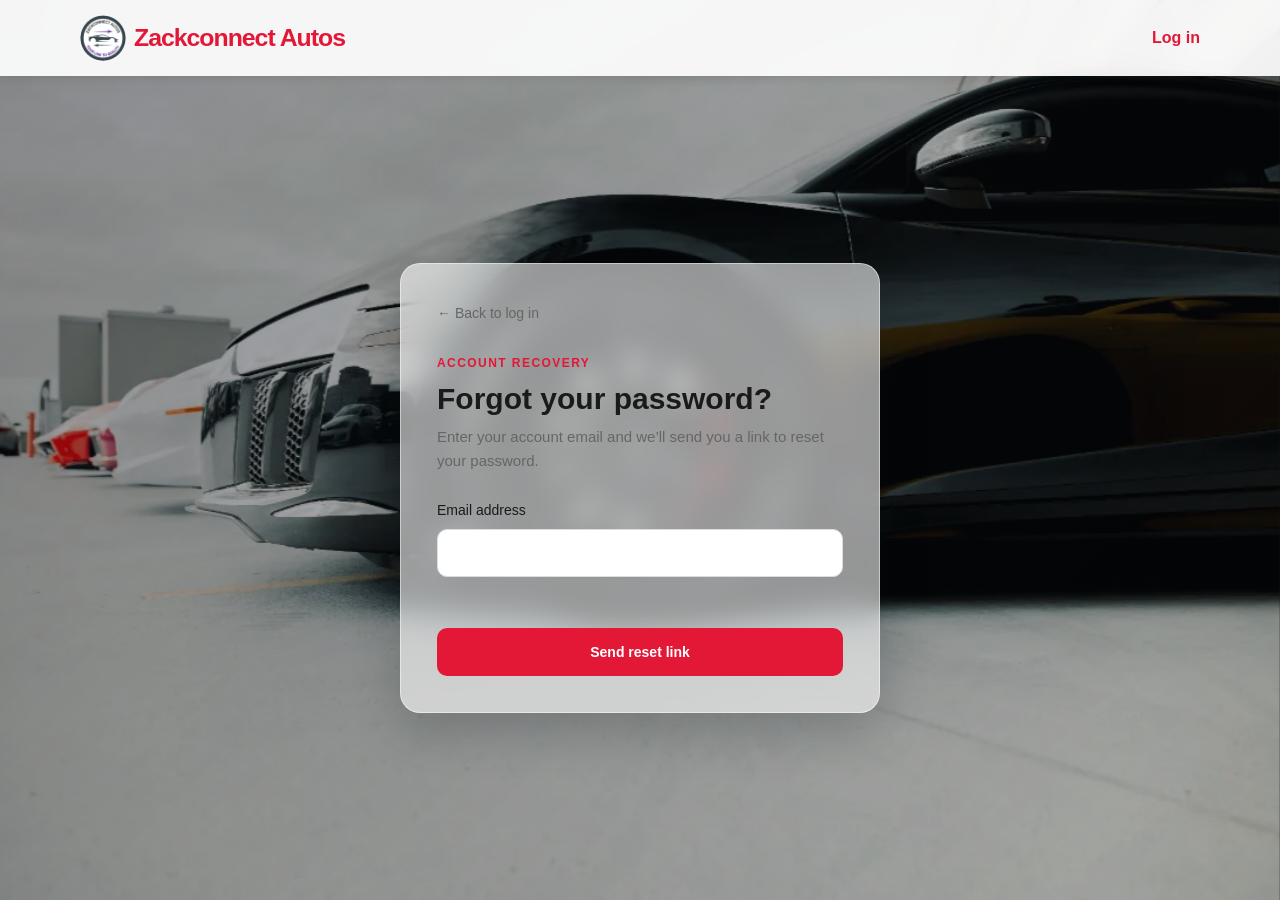
<file: forgot-password.html>
<!DOCTYPE html>
<html lang="en">
<head>
    <meta charset="UTF-8">
    <meta name="viewport" content="width=device-width, initial-scale=1.0">
    <link rel="icon" type="image/webp" href="images/zackconnect-logo.webp">
    <link rel="preconnect" href="https://zackconnectautobackend.onrender.com" crossorigin>
    <meta name="description" content="Request a secure password reset for your Zackconnect Autos account.">
    <title>Forgot Password - Zackconnect Autos</title>
    <link rel="stylesheet" href="css/style.css">
    <script src="js/api.js" defer></script>
    <script src="js/auth.js" defer></script>
</head>
<body class="auth-page login-page">
    <header class="auth-header">
        <a href="index.html" class="auth-brand"><img src="images/zackconnect-logo.webp" alt="">Zackconnect Autos</a>
        <a href="login.html" class="auth-header-link">Log in</a>
    </header>

    <main class="auth-main">
        <section class="auth-card" aria-labelledby="forgotPasswordTitle">
            <a href="login.html" class="auth-back-link">&larr; Back to log in</a>
            <p class="auth-eyebrow">Account recovery</p>
            <h1 id="forgotPasswordTitle">Forgot your password?</h1>
            <p class="auth-intro">Enter your account email and we’ll send you a link to reset your password.</p>

            <form id="forgotPasswordForm" class="auth-screen-form" novalidate>
                <div class="form-group">
                    <label for="forgotPasswordEmail">Email address</label>
                    <input id="forgotPasswordEmail" name="email" type="email" autocomplete="email" required>
                </div>
                <p class="auth-message" id="forgotPasswordMessage" role="status" aria-live="polite"></p>
                <button type="submit" class="btn btn-primary btn-full">Send reset link</button>
            </form>
        </section>
    </main>
</body>
</html>
</file>
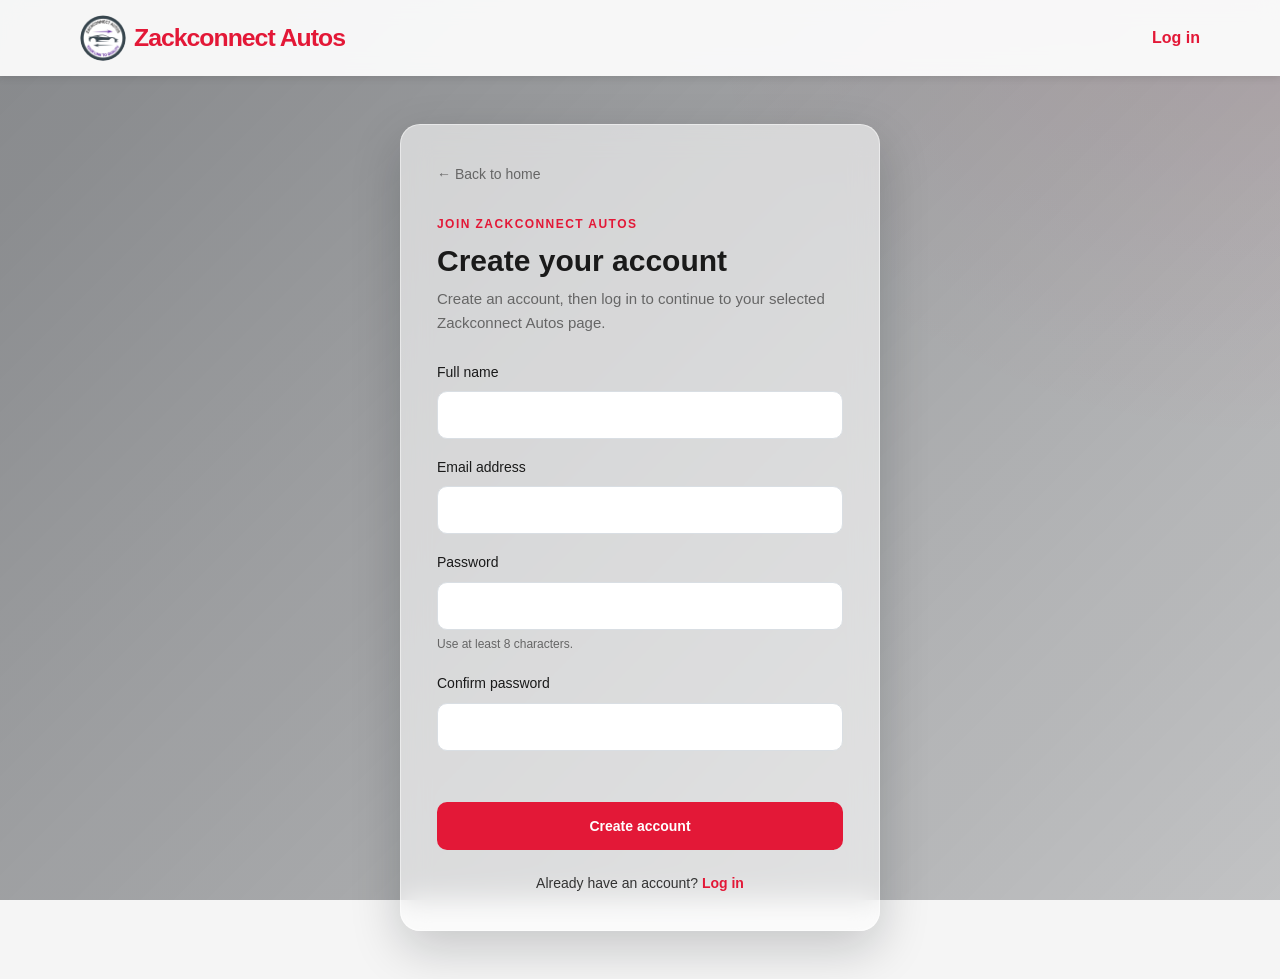
<file: import.html>
<!DOCTYPE html>
<html lang="en">
<head>
    <meta charset="UTF-8">
    <meta name="viewport" content="width=device-width, initial-scale=1.0">
    <link rel="icon" type="image/webp" href="images/zackconnect-logo.webp">
    <link rel="preconnect" href="https://zackconnectautobackend.onrender.com" crossorigin>
    <meta name="description" content="Import vehicles from China, Canada, and the USA with Zackconnect Autos - Ghana's trusted vehicle dealership. Get transparent quotations and expert guidance.">
    <title>Import a Vehicle - Zackconnect Autos</title>
    <link rel="stylesheet" href="css/style.css">
    <script src="js/auth.js" defer></script>
</head>
<body>
    <!-- Header -->
    <header class="header" id="header">
        <div class="container">
            <div class="header-content">
                <div class="logo">
                    <a href="index.html">
                        <img src="images/zackconnect-logo.webp" alt="Zackconnect Autos Logo" data-site-image="global.logo">
                        <span>Zackconnect Autos</span>
                    </a>
                </div>
                <nav class="nav" id="nav">
                    <ul class="nav-list">
                        <li><a href="index.html" class="nav-link">Home</a></li>
                        <li><a href="cars.html" class="nav-link">Cars</a></li>
                        <li><a href="tricycles.html" class="nav-link">Bajaj Tricycles</a></li>
                        <li><a href="import.html" class="nav-link active">Import a Vehicle</a></li>
                        <li><a href="about.html" class="nav-link">About Us</a></li>
                        <li><a href="contact.html" class="nav-link">Contact</a></li>
                    </ul>
                </nav>
                <div class="header-actions">
                    <button id="logoutBtn" class="btn btn-secondary" style="display: none;">Logout</button>
                    <button class="hamburger" id="hamburger" aria-label="Toggle menu">
                        <span></span>
                        <span></span>
                        <span></span>
                    </button>
                </div>
            </div>
        </div>
    </header>

    <!-- Mobile Menu -->
    <div class="mobile-menu" id="mobileMenu">
        <ul class="mobile-nav-list">
            <li><a href="index.html" class="mobile-nav-link">Home</a></li>
            <li><a href="cars.html" class="mobile-nav-link">Cars</a></li>
            <li><a href="tricycles.html" class="mobile-nav-link">Bajaj Tricycles</a></li>
            <li><a href="import.html" class="mobile-nav-link">Import a Vehicle</a></li>
            <li><a href="about.html" class="mobile-nav-link">About Us</a></li>
            <li><a href="contact.html" class="mobile-nav-link">Contact</a></li>
            <li class="mobile-logout-item"><button type="button" class="mobile-logout-btn" style="display: none;">Logout</button></li>
        </ul>
    </div>

    <!-- Import Section -->
    <section class="import-section" data-site-section="import.content">
        <div class="container">
            <div class="import-content">
                <div class="import-info">
                    <p class="import-eyebrow">VEHICLE SOURCING &amp; IMPORTS</p>
                    <h2 class="section-title" data-site-content="import.serviceTitle">How Our Import Service Works</h2>
                    
                    <div class="import-steps">
                        <h3 data-site-content="import.processTitle">The Import Process</h3>
                        <ol>
                            <li>The customer submits the vehicle requirements</li>
                            <li>Zackconnect Autos reviews the request</li>
                            <li>The company checks sourcing options</li>
                            <li>Zackconnect Autos prepares a quotation based on the vehicle and applicable costs</li>
                            <li>The customer reviews and approves the agreed terms</li>
                            <li>Import arrangements proceed according to the agreement</li>
                        </ol>
                    </div>

                    <div class="cost-breakdown">
                        <h3 data-site-content="import.costTitle">Cost Breakdown</h3>
                        <p>The final quotation may include the following items:</p>
                        <ul>
                            <li>Vehicle purchase price</li>
                            <li>Shipping costs</li>
                            <li>Insurance</li>
                            <li>Applicable duties and taxes</li>
                            <li>Port charges</li>
                            <li>Clearing fees</li>
                            <li>Local delivery (where relevant)</li>
                        </ul>
                        <p class="note">Note: Import charges vary based on vehicle type, origin, and current regulations. Availability, costs, and timelines depend on the specific vehicle, supplier, shipping arrangements, and applicable requirements. We provide transparent quotations with no hidden fees.</p>
                    </div>

                    <div class="import-countries">
                        <h3 data-site-content="import.countriesTitle">We Import From</h3>
                        <div class="countries-grid">
                            <div class="country-card">
                                <h4>China</h4>
                                <p>Wide selection of vehicles at competitive prices</p>
                            </div>
                            <div class="country-card">
                                <h4>Canada</h4>
                                <p>Quality vehicles with documented history</p>
                            </div>
                            <div class="country-card">
                                <h4>United States</h4>
                                <p>Diverse inventory from trusted sources</p>
                            </div>
                        </div>
                    </div>
                </div>

                <div class="import-form-container">
                    <form id="importForm" class="import-form">
                        <p class="import-form-eyebrow">START YOUR REQUEST</p>
                        <h3>Request an Import Quote</h3>
                        <p class="import-form-description">Share what you are looking for. Our team will review your details and contact you with the next steps.</p>
                        <p id="selectedImportVehicle" class="selected-import-vehicle" hidden></p>
                        <input type="hidden" id="importSourceVehicle" name="sourceVehicle">
                        <input type="hidden" id="importSourceVehicleId" name="sourceVehicleId">
                        
                        <div class="form-group">
                            <label for="importName">Full Name *</label>
                            <input type="text" id="importName" name="name" required>
                        </div>

                        <div class="form-group">
                            <label for="importPhone">Phone Number *</label>
                            <input type="tel" id="importPhone" name="phone" required>
                        </div>

                        <div class="form-group">
                            <label for="importEmail">Email Address *</label>
                            <input type="email" id="importEmail" name="email" required>
                        </div>

                        <div class="form-group">
                            <label for="importCountry">Preferred Country *</label>
                            <select id="importCountry" name="country" required>
                                <option value="">Select Country</option>
                                <option value="china">China</option>
                                <option value="canada">Canada</option>
                                <option value="usa">United States of America</option>
                            </select>
                        </div>

                        <div class="form-group">
                            <label for="importVehicleType">Vehicle Type *</label>
                            <select id="importVehicleType" name="vehicleType" required>
                                <option value="">Select Vehicle Type</option>
                                <option value="car">Car</option>
                                <option value="suv">SUV</option>
                                <option value="pickup">Pickup</option>
                                <option value="van">Van</option>
                                <option value="other">Other</option>
                            </select>
                        </div>

                        <div class="form-group">
                            <label for="importMakeModel">Preferred Make and Model</label>
                            <input type="text" id="importMakeModel" name="makeModel" placeholder="e.g., Toyota Camry">
                        </div>

                        <div class="form-group">
                            <label for="importYear">Preferred Year or Year Range</label>
                            <input type="text" id="importYear" name="year" placeholder="e.g., 2023 or 2020-2023">
                        </div>

                        <div class="form-group">
                            <label for="importCondition">New or Used *</label>
                            <select id="importCondition" name="condition" required>
                                <option value="">Select Condition</option>
                                <option value="new">New</option>
                                <option value="used">Used</option>
                            </select>
                        </div>

                        <div class="form-group">
                            <label for="importBudget">Budget in GH₵ *</label>
                            <input type="number" id="importBudget" name="budget" required>
                        </div>

                        <div class="form-group">
                            <label for="importDrivePreference">Drive Preference</label>
                            <select id="importDrivePreference" name="drivePreference">
                                <option value="">No Preference</option>
                                <option value="left-hand">Left-Hand Drive</option>
                                <option value="right-hand">Right-Hand Drive</option>
                            </select>
                        </div>

                        <div class="form-group">
                            <label for="importSpecifications">Preferred Specifications</label>
                            <textarea id="importSpecifications" name="specifications" rows="3" placeholder="Engine size, transmission, fuel type, color, etc."></textarea>
                        </div>

                        <div class="form-group">
                            <label for="importRequirements">Additional Requirements</label>
                            <textarea id="importRequirements" name="requirements" rows="3" placeholder="Any specific requirements or preferences"></textarea>
                        </div>

                        <div class="form-group">
                            <label for="importContactMethod">Preferred Contact Method *</label>
                            <select id="importContactMethod" name="contactMethod" required>
                                <option value="">Select Contact Method</option>
                                <option value="phone">Phone Call</option>
                                <option value="whatsapp">WhatsApp</option>
                                <option value="email">Email</option>
                            </select>
                        </div>

                        <button type="submit" class="btn btn-primary btn-full">Request My Import Quote</button>
                        <p class="form-note">Submitting this form requests a quote; it does not take payment. Zackconnect Autos will confirm availability and the final price before any payment is arranged.</p>
                    </form>
                </div>
            </div>
        </div>
    </section>

    <!-- Footer -->
    <footer class="footer">
        <div class="container">
            <div class="footer-content">
                <div class="footer-brand">
                    <div class="logo">
                        <a href="index.html">
                            <img src="images/zackconnect-logo.webp" alt="" data-site-image="global.logo">
                            <span>Zackconnect Autos</span>
                        </a>
                    </div>
                    <p class="tagline" data-site-content="footer.tagline">Your Trusted Partner for Cars & Tricycles.</p>
                </div>

                <div class="footer-links">
                    <div class="footer-column">
                        <h4>Vehicles</h4>
                        <ul>
                            <li><a href="cars.html">Car Imports</a></li>
                            <li><a href="tricycles.html">Bajaj Tricycles</a></li>
                            <li><a href="import.html">Import a Vehicle</a></li>
                        </ul>
                    </div>
                    <div class="footer-column">
                        <h4>Company</h4>
                        <ul>
                            <li><a href="about.html">About Us</a></li>
                            <li><a href="contact.html">Contact Us</a></li>
                        </ul>
                    </div>
                    <div class="footer-column">
                        <h4>Legal</h4>
                        <ul>
                            <li><a href="#">Privacy Policy</a></li>
                            <li><a href="#">Terms and Conditions</a></li>
                        </ul>
                    </div>
                    <div class="footer-column">
                        <h4>Follow Us</h4>
                        <div class="social-links">
                            <a href="#" aria-label="Facebook">
                                <svg width="24" height="24" viewBox="0 0 24 24" fill="currentColor">
                                    <path d="M18 2h-3a5 5 0 0 0-5 5v3H7v4h3v8h4v-8h3l1-4h-4V7a1 1 0 0 1 1-1h3z"/>
                                </svg>
                            </a>
                            <a href="#" aria-label="Twitter">
                                <svg width="24" height="24" viewBox="0 0 24 24" fill="currentColor">
                                    <path d="M23 3a10.9 10.9 0 0 1-3.14 1.53 4.48 4.48 0 0 0-7.86 3v1A10.66 10.66 0 0 1 3 4s-4 9 5 13a11.64 11.64 0 0 1-7 2c9 5 20 0 20-11.5a4.5 4.5 0 0 0-.08-.83A7.72 7.72 0 0 0 23 3z"/>
                                </svg>
                            </a>
                            <a href="#" aria-label="Instagram">
                                <svg width="24" height="24" viewBox="0 0 24 24" fill="none" stroke="currentColor" stroke-width="2">
                                    <rect x="2" y="2" width="20" height="20" rx="5" ry="5"/>
                                    <path d="M16 11.37A4 4 0 1 1 12.63 8 4 4 0 0 1 16 11.37z"/>
                                    <line x1="17.5" y1="6.5" x2="17.51" y2="6.5"/>
                                </svg>
                            </a>
                        </div>
                    </div>
                </div>
            </div>
            <div class="footer-bottom">
                <p>&copy; 2024 Zackconnect Autos. All rights reserved.</p>
            </div>
        </div>
    </footer>

    <script src="js/data-store.js"></script>
    <script src="js/api.js"></script>
    <script src="js/script.js"></script>
    <script src="js/site-content.js"></script>
</body>
</html>
</file>
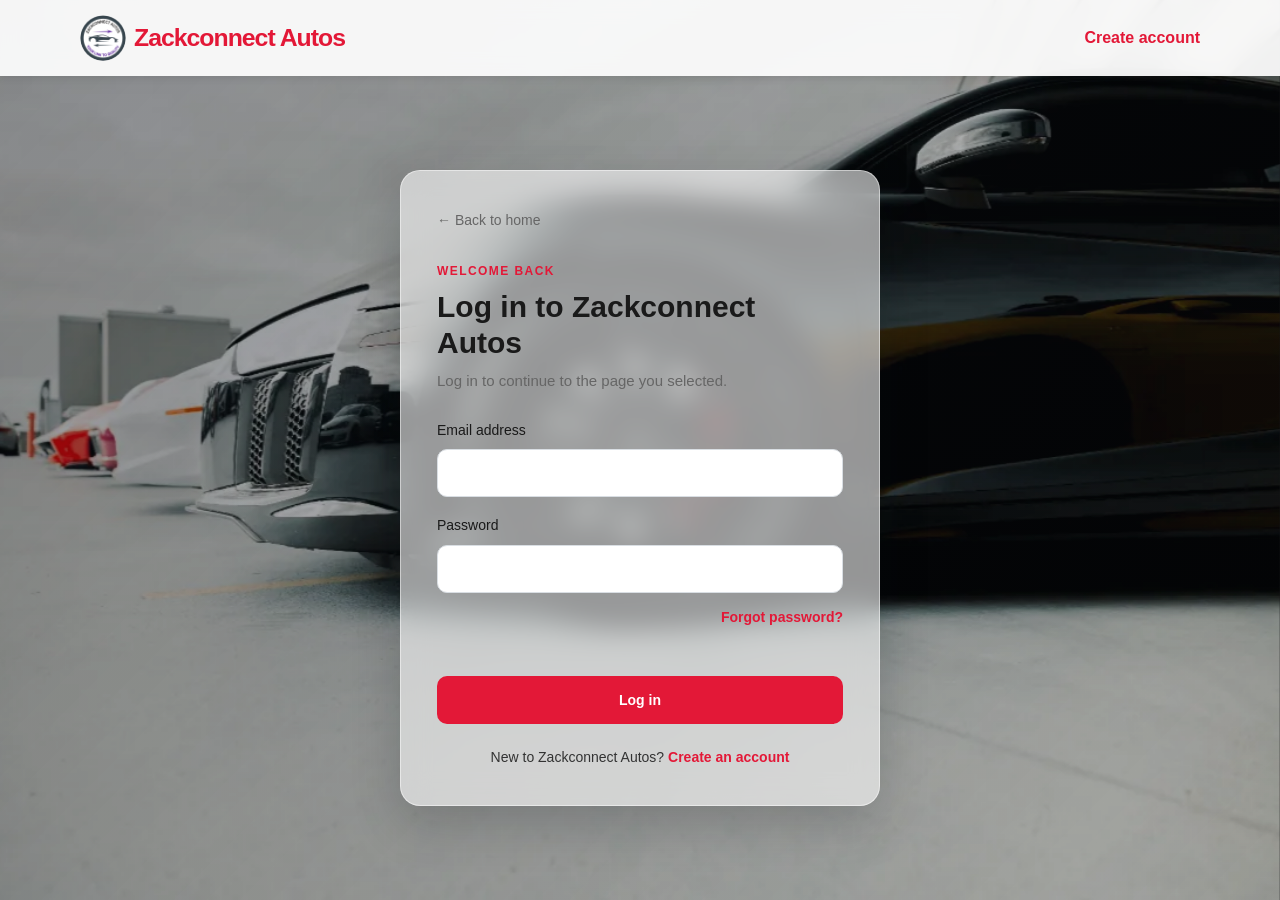
<file: login.html>
<!DOCTYPE html>
<html lang="en">
<head>
    <meta charset="UTF-8">
    <meta name="viewport" content="width=device-width, initial-scale=1.0">
    <link rel="icon" type="image/webp" href="images/zackconnect-logo.webp">
    <link rel="preconnect" href="https://zackconnectautobackend.onrender.com" crossorigin>
    <meta name="description" content="Log in to your Zackconnect Autos account to continue browsing vehicles and import services.">
    <title>Log In - Zackconnect Autos</title>
    <link rel="stylesheet" href="css/style.css">
    <script src="js/api.js" defer></script>
    <script src="js/auth.js" defer></script>
</head>
<body class="auth-page login-page">
    <header class="auth-header">
        <a href="index.html" class="auth-brand"><img src="images/zackconnect-logo.webp" alt="">Zackconnect Autos</a>
        <a href="signup.html" class="auth-header-link">Create account</a>
    </header>

    <main class="auth-main">
        <section class="auth-card" aria-labelledby="loginTitle">
            <a href="index.html" class="auth-back-link">&larr; Back to home</a>
            <p class="auth-eyebrow">Welcome back</p>
            <h1 id="loginTitle">Log in to Zackconnect Autos</h1>
            <p class="auth-intro">Log in to continue to the page you selected.</p>

            <form id="loginForm" class="auth-screen-form" novalidate>
                <div class="form-group">
                    <label for="loginEmail">Email address</label>
                    <input id="loginEmail" name="email" type="email" autocomplete="email" required>
                </div>
                <div class="form-group">
                    <label for="loginPassword">Password</label>
                    <input id="loginPassword" name="password" type="password" autocomplete="current-password" required>
                </div>
                <p class="auth-forgot-password"><a id="forgotPasswordLink" href="forgot-password.html">Forgot password?</a></p>
                <p class="auth-message" id="loginMessage" role="alert" aria-live="polite"></p>
                <button type="submit" class="btn btn-primary btn-full">Log in</button>
            </form>

            <p class="auth-switch">New to Zackconnect Autos? <a href="signup.html">Create an account</a></p>
        </section>
    </main>
</body>
</html>
</file>
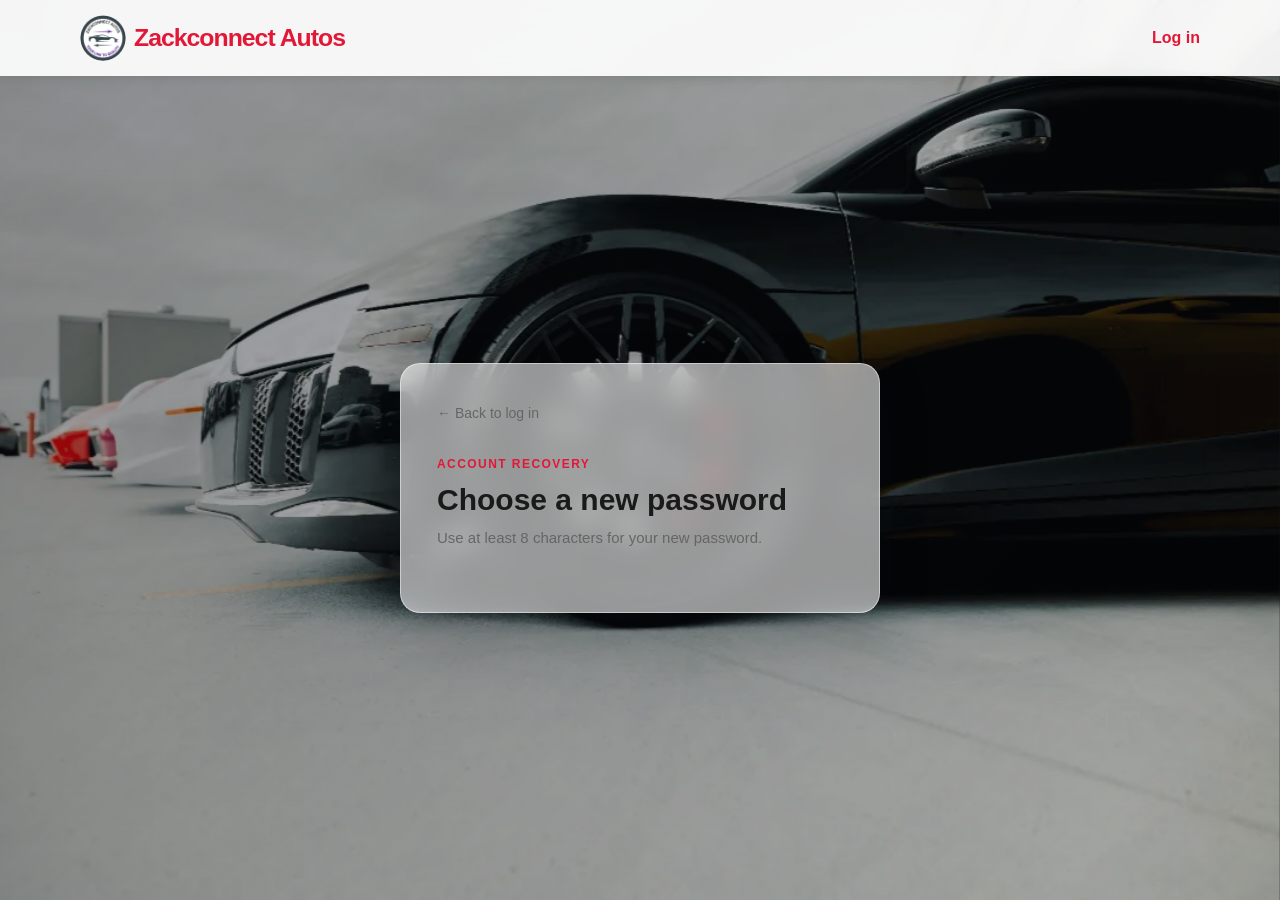
<file: reset-password.html>
<!DOCTYPE html>
<html lang="en">
<head>
    <meta charset="UTF-8">
    <meta name="viewport" content="width=device-width, initial-scale=1.0">
    <link rel="icon" type="image/webp" href="images/zackconnect-logo.webp">
    <link rel="preconnect" href="https://zackconnectautobackend.onrender.com" crossorigin>
    <meta name="description" content="Choose a new password for your Zackconnect Autos account.">
    <title>Reset Password - Zackconnect Autos</title>
    <link rel="stylesheet" href="css/style.css">
    <script src="js/api.js" defer></script>
    <script src="js/auth.js" defer></script>
</head>
<body class="auth-page login-page">
    <header class="auth-header">
        <a href="index.html" class="auth-brand"><img src="images/zackconnect-logo.webp" alt="">Zackconnect Autos</a>
        <a href="login.html" class="auth-header-link">Log in</a>
    </header>

    <main class="auth-main">
        <section class="auth-card" aria-labelledby="resetPasswordTitle">
            <a href="login.html" class="auth-back-link">&larr; Back to log in</a>
            <p class="auth-eyebrow">Account recovery</p>
            <h1 id="resetPasswordTitle">Choose a new password</h1>
            <p class="auth-intro">Use at least 8 characters for your new password.</p>

            <form id="resetPasswordForm" class="auth-screen-form" novalidate>
                <div class="form-group">
                    <label for="resetPassword">New password</label>
                    <input id="resetPassword" name="password" type="password" autocomplete="new-password" minlength="8" required>
                </div>
                <div class="form-group">
                    <label for="confirmResetPassword">Confirm new password</label>
                    <input id="confirmResetPassword" name="confirmPassword" type="password" autocomplete="new-password" required>
                </div>
                <p class="auth-message" id="resetPasswordMessage" role="alert" aria-live="polite"></p>
                <button type="submit" class="btn btn-primary btn-full">Reset password</button>
            </form>
        </section>
    </main>
</body>
</html>
</file>
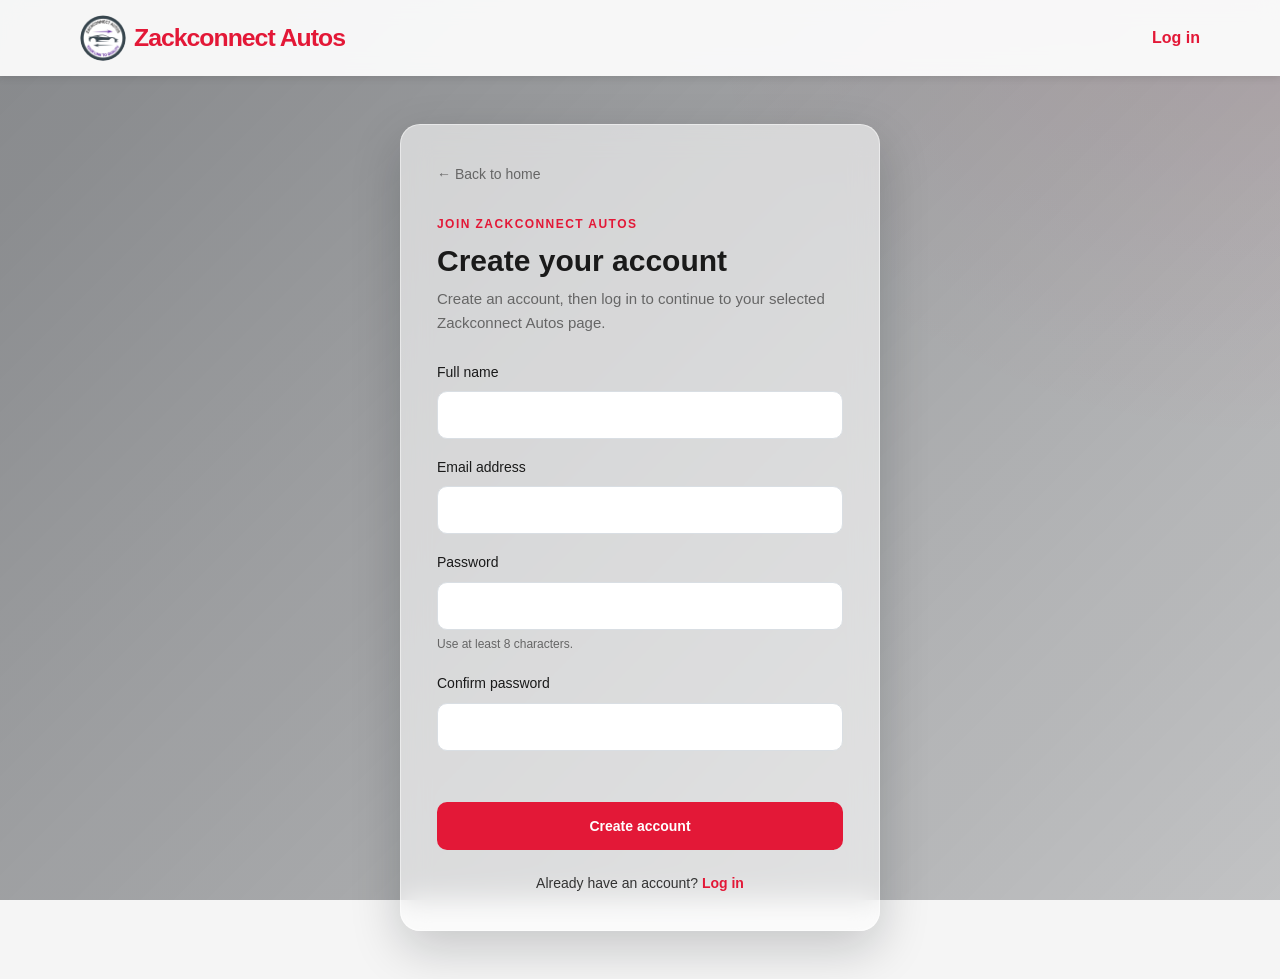
<file: signup.html>
<!DOCTYPE html>
<html lang="en">
<head>
    <meta charset="UTF-8">
    <meta name="viewport" content="width=device-width, initial-scale=1.0">
    <link rel="icon" type="image/webp" href="images/zackconnect-logo.webp">
    <link rel="preconnect" href="https://zackconnectautobackend.onrender.com" crossorigin>
    <meta name="description" content="Create your Zackconnect Autos account to continue browsing vehicles and import services.">
    <title>Create Account - Zackconnect Autos</title>
    <link rel="stylesheet" href="css/style.css">
    <script src="js/api.js" defer></script>
    <script src="js/auth.js" defer></script>
</head>
<body class="auth-page signup-page">
    <video class="auth-background-video" autoplay muted loop playsinline preload="metadata" aria-hidden="true" tabindex="-1">
        <source src="assets/signup-background.mp4" type="video/mp4">
    </video>
    <header class="auth-header">
        <a href="index.html" class="auth-brand"><img src="images/zackconnect-logo.webp" alt="">Zackconnect Autos</a>
        <a href="login.html" class="auth-header-link">Log in</a>
    </header>

    <main class="auth-main">
        <section class="auth-card" aria-labelledby="signupTitle">
            <a href="index.html" class="auth-back-link">&larr; Back to home</a>
            <p class="auth-eyebrow">Join Zackconnect Autos</p>
            <h1 id="signupTitle">Create your account</h1>
            <p class="auth-intro">Create an account, then log in to continue to your selected Zackconnect Autos page.</p>

            <form id="signupForm" class="auth-screen-form" novalidate>
                <div class="form-group">
                    <label for="signupName">Full name</label>
                    <input id="signupName" name="name" type="text" autocomplete="name" required>
                </div>
                <div class="form-group">
                    <label for="signupEmail">Email address</label>
                    <input id="signupEmail" name="email" type="email" autocomplete="email" required>
                </div>
                <div class="form-group">
                    <label for="signupPassword">Password</label>
                    <input id="signupPassword" name="password" type="password" autocomplete="new-password" minlength="8" required>
                    <span class="help-text">Use at least 8 characters.</span>
                </div>
                <div class="form-group">
                    <label for="signupConfirmPassword">Confirm password</label>
                    <input id="signupConfirmPassword" name="confirmPassword" type="password" autocomplete="new-password" required>
                </div>
                <p class="auth-message" id="signupMessage" role="alert" aria-live="polite"></p>
                <button type="submit" class="btn btn-primary btn-full">Create account</button>
            </form>

            <p class="auth-switch">Already have an account? <a href="login.html">Log in</a></p>
        </section>
    </main>
    <script>
        const signupBackgroundVideo = document.querySelector('.auth-background-video');
        if (signupBackgroundVideo) signupBackgroundVideo.playbackRate = 1.15;
    </script>
</body>
</html>
</file>
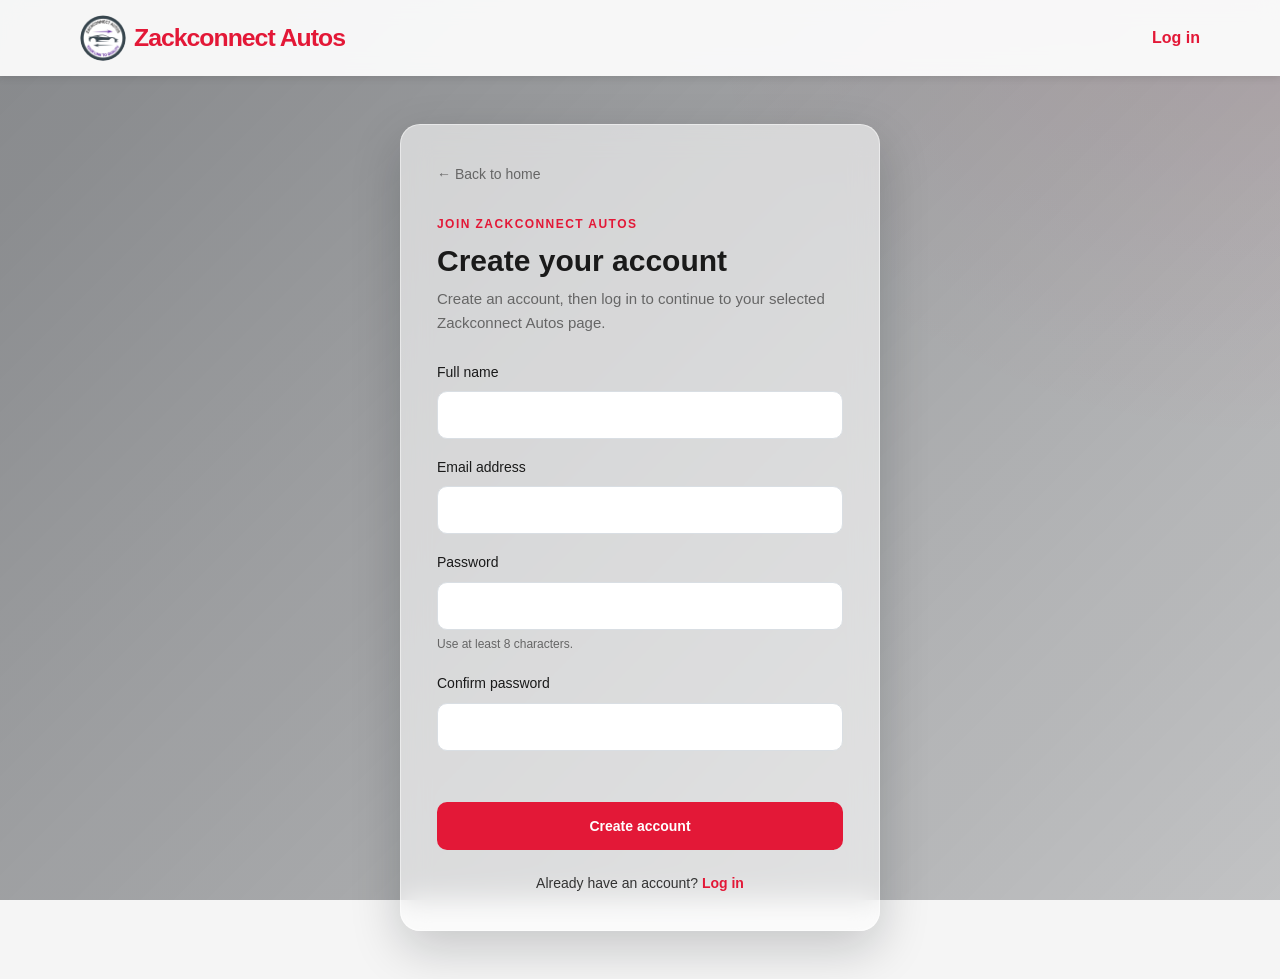
<file: tricycles.html>
<!DOCTYPE html>
<html lang="en">
<head>
    <meta charset="UTF-8">
    <meta name="viewport" content="width=device-width, initial-scale=1.0">
    <link rel="icon" type="image/webp" href="images/zackconnect-logo.webp">
    <link rel="preconnect" href="https://zackconnectautobackend.onrender.com" crossorigin>
    <meta name="description" content="Shop new and used Bajaj tricycles at Zackconnect Autos - Ghana's trusted vehicle dealership. Passenger, cargo, and commercial tricycles available.">
    <title>Bajaj Tricycles - Zackconnect Autos</title>
    <link rel="stylesheet" href="css/style.css">
    <script src="js/auth.js" defer></script>
</head>
<body>
    <!-- Header -->
    <header class="header" id="header">
        <div class="container">
            <div class="header-content">
                <div class="logo">
                    <a href="index.html">
                        <img src="images/zackconnect-logo.webp" alt="Zackconnect Autos Logo" data-site-image="global.logo">
                        <span>Zackconnect Autos</span>
                    </a>
                </div>
                <nav class="nav" id="nav">
                    <ul class="nav-list">
                        <li><a href="index.html" class="nav-link">Home</a></li>
                        <li><a href="cars.html" class="nav-link">Cars</a></li>
                        <li><a href="tricycles.html" class="nav-link active">Bajaj Tricycles</a></li>
                        <li><a href="import.html" class="nav-link">Import a Vehicle</a></li>
                        <li><a href="about.html" class="nav-link">About Us</a></li>
                        <li><a href="contact.html" class="nav-link">Contact</a></li>
                    </ul>
                </nav>
                <div class="header-actions">
                    <button id="logoutBtn" class="btn btn-secondary" style="display: none;">Logout</button>
                    <button class="hamburger" id="hamburger" aria-label="Toggle menu">
                        <span></span>
                        <span></span>
                        <span></span>
                    </button>
                </div>
            </div>
        </div>
    </header>

    <!-- Mobile Menu -->
    <div class="mobile-menu" id="mobileMenu">
        <ul class="mobile-nav-list">
            <li><a href="index.html" class="mobile-nav-link">Home</a></li>
            <li><a href="cars.html" class="mobile-nav-link">Cars</a></li>
            <li><a href="tricycles.html" class="mobile-nav-link">Bajaj Tricycles</a></li>
            <li><a href="import.html" class="mobile-nav-link">Import a Vehicle</a></li>
            <li><a href="about.html" class="mobile-nav-link">About Us</a></li>
            <li><a href="contact.html" class="mobile-nav-link">Contact</a></li>
            <li class="mobile-logout-item"><button type="button" class="mobile-logout-btn" style="display: none;">Logout</button></li>
        </ul>
    </div>

    <!-- Promotional Banner -->
    <section class="promo-banner" data-site-section="tricycles.promo">
        <div class="container">
            <h2 data-site-content="tricycles.promoTitle">Start or Grow Your Business with a Bajaj Tricycle</h2>
            <p data-site-content="tricycles.promoText">Contact Zackconnect Autos to confirm available models, prices, and specifications for your business needs.</p>
            <a href="contact.html" class="btn btn-primary">Enquire Now</a>
        </div>
    </section>

    <!-- Bajaj Inventory -->
    <section class="inventory" data-site-section="tricycles.inventory">
        <div class="container">
            <!-- Sorting -->
            <div class="sorting">
                <label>Sort by:</label>
                <select id="sortListings">
                    <option value="newest">Newest First</option>
                    <option value="price-low">Price: Low to High</option>
                    <option value="price-high">Price: High to Low</option>
                </select>
                <span class="listing-count" id="listingCount">Showing 0 tricycles</span>
            </div>

            <!-- Tricycle Categories -->
            <div class="tricycle-categories">
                <div class="category-tabs">
                    <button class="category-tab active" data-type="all">All Tricycles</button>
                    <button class="category-tab" data-type="passenger">Passenger</button>
                    <button class="category-tab" data-type="cargo">Cargo</button>
                    <button class="category-tab" data-type="new">New</button>
                    <button class="category-tab" data-type="used">Used</button>
                </div>
            </div>

            <!-- Listings Grid -->
            <div class="listings-grid" id="tricyclesGrid">
                <!-- Tricycle listings will be populated by JavaScript -->
            </div>

            <!-- Empty State -->
            <div class="empty-state" id="emptyState" style="display: none;">
                <svg width="80" height="80" viewBox="0 0 80 80" fill="none" xmlns="http://www.w3.org/2000/svg">
                    <circle cx="40" cy="40" r="35" stroke="#E31837" stroke-width="2"/>
                    <path d="M25 40h30M40 25v30" stroke="#E31837" stroke-width="2" stroke-linecap="round"/>
                </svg>
                <h3 id="tricyclesEmptyTitle">No tricycles are currently available</h3>
                <p id="tricyclesEmptyMessage">Contact Zackconnect Autos to ask about upcoming availability.</p>
                <button id="resetSearch" class="btn btn-primary">Reset Search</button>
                <a id="tricyclesEmptyContact" class="btn btn-primary" href="contact.html" hidden>Contact Us</a>
            </div>

        </div>
    </section>

    <!-- Footer -->
    <footer class="footer">
        <div class="container">
            <div class="footer-content">
                <div class="footer-brand">
                    <div class="logo">
                        <a href="index.html">
                            <img src="images/zackconnect-logo.webp" alt="" data-site-image="global.logo">
                            <span>Zackconnect Autos</span>
                        </a>
                    </div>
                    <p class="tagline" data-site-content="footer.tagline">Your Trusted Partner for Cars & Tricycles.</p>
                </div>

                <div class="footer-links">
                    <div class="footer-column">
                        <h4>Vehicles</h4>
                        <ul>
                            <li><a href="cars.html">Car Imports</a></li>
                            <li><a href="tricycles.html">Bajaj Tricycles</a></li>
                            <li><a href="import.html">Import a Vehicle</a></li>
                        </ul>
                    </div>
                    <div class="footer-column">
                        <h4>Company</h4>
                        <ul>
                            <li><a href="about.html">About Us</a></li>
                            <li><a href="contact.html">Contact Us</a></li>
                        </ul>
                    </div>
                    <div class="footer-column">
                        <h4>Legal</h4>
                        <ul>
                            <li><a href="#">Privacy Policy</a></li>
                            <li><a href="#">Terms and Conditions</a></li>
                        </ul>
                    </div>
                    <div class="footer-column">
                        <h4>Follow Us</h4>
                        <div class="social-links">
                            <a href="#" aria-label="Facebook">
                                <svg width="24" height="24" viewBox="0 0 24 24" fill="currentColor">
                                    <path d="M18 2h-3a5 5 0 0 0-5 5v3H7v4h3v8h4v-8h3l1-4h-4V7a1 1 0 0 1 1-1h3z"/>
                                </svg>
                            </a>
                            <a href="#" aria-label="Twitter">
                                <svg width="24" height="24" viewBox="0 0 24 24" fill="currentColor">
                                    <path d="M23 3a10.9 10.9 0 0 1-3.14 1.53 4.48 4.48 0 0 0-7.86 3v1A10.66 10.66 0 0 1 3 4s-4 9 5 13a11.64 11.64 0 0 1-7 2c9 5 20 0 20-11.5a4.5 4.5 0 0 0-.08-.83A7.72 7.72 0 0 0 23 3z"/>
                                </svg>
                            </a>
                            <a href="#" aria-label="Instagram">
                                <svg width="24" height="24" viewBox="0 0 24 24" fill="none" stroke="currentColor" stroke-width="2">
                                    <rect x="2" y="2" width="20" height="20" rx="5" ry="5"/>
                                    <path d="M16 11.37A4 4 0 1 1 12.63 8 4 4 0 0 1 16 11.37z"/>
                                    <line x1="17.5" y1="6.5" x2="17.51" y2="6.5"/>
                                </svg>
                            </a>
                        </div>
                    </div>
                </div>
            </div>
            <div class="footer-bottom">
                <p>&copy; 2024 Zackconnect Autos. All rights reserved.</p>
            </div>
        </div>
    </footer>

    <script src="js/data-store.js"></script>
    <script src="js/api.js"></script>
    <script src="js/script.js"></script>
    <script src="js/site-content.js"></script>
</body>
</html>
</file>
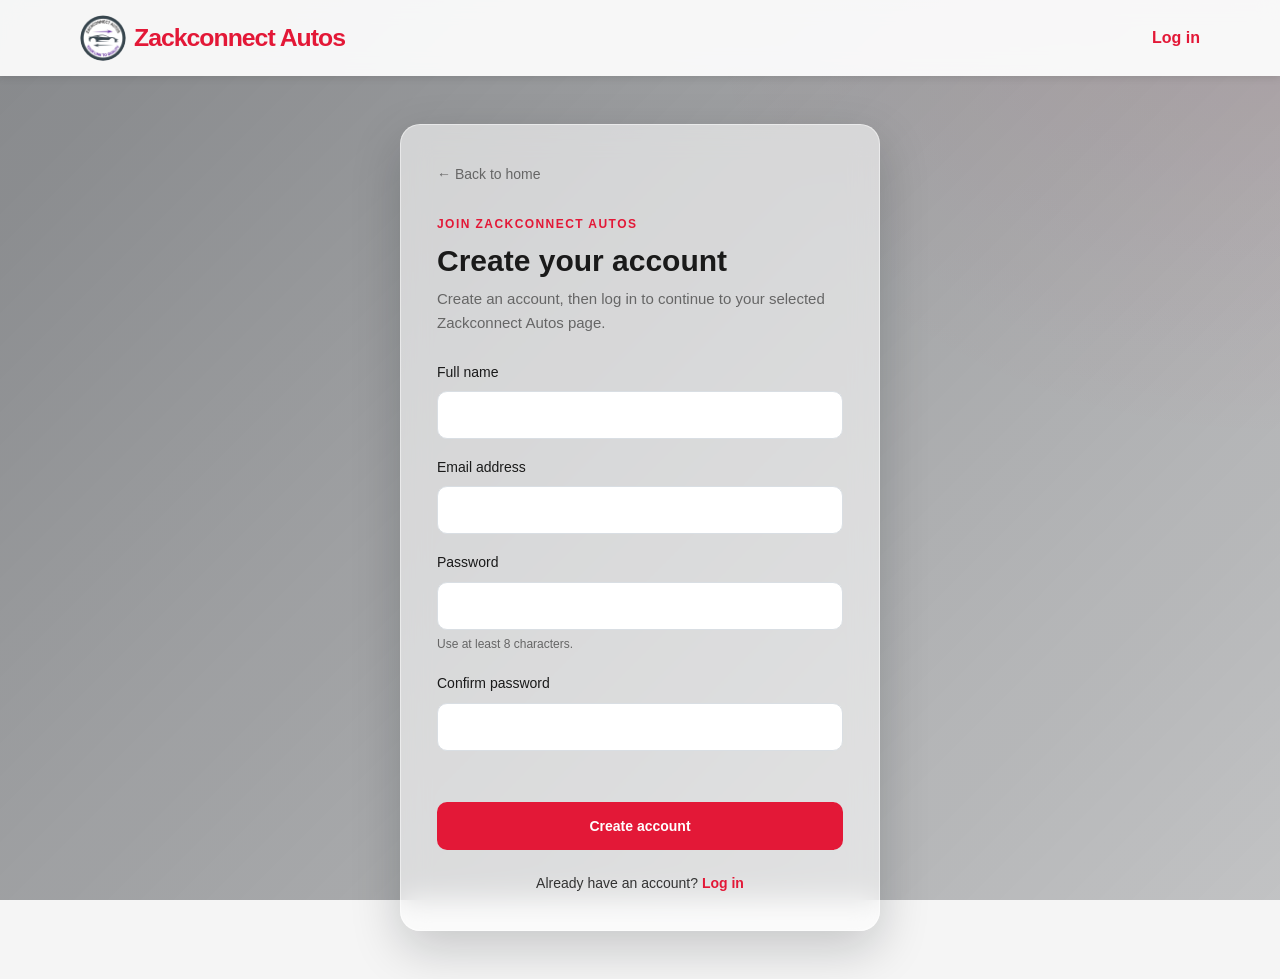
<file: vehicle-details.html>
<!DOCTYPE html>
<html lang="en">
<head>
    <meta charset="UTF-8">
    <meta name="viewport" content="width=device-width, initial-scale=1.0">
    <link rel="icon" type="image/webp" href="images/zackconnect-logo.webp">
    <link rel="preconnect" href="https://zackconnectautobackend.onrender.com" crossorigin>
    <meta name="description" content="View detailed vehicle information at Zackconnect Autos - Ghana's trusted vehicle dealership.">
    <title>Vehicle Details - Zackconnect Autos</title>
    <link rel="stylesheet" href="css/style.css">
    <script src="js/auth.js" defer></script>
</head>
<body>
    <!-- Header -->
    <header class="header" id="header">
        <div class="container">
            <div class="header-content">
                <div class="logo">
                    <a href="index.html">
                        <img src="images/zackconnect-logo.webp" alt="Zackconnect Autos Logo" data-site-image="global.logo">
                        <span>Zackconnect Autos</span>
                    </a>
                </div>
                <nav class="nav" id="nav">
                    <ul class="nav-list">
                        <li><a href="index.html" class="nav-link">Home</a></li>
                        <li><a href="cars.html" class="nav-link">Cars</a></li>
                        <li><a href="tricycles.html" class="nav-link">Bajaj Tricycles</a></li>
                        <li><a href="import.html" class="nav-link">Import a Vehicle</a></li>
                        <li><a href="about.html" class="nav-link">About Us</a></li>
                        <li><a href="contact.html" class="nav-link">Contact</a></li>
                    </ul>
                </nav>
                <div class="header-actions">
                    <button id="logoutBtn" class="btn btn-secondary" style="display: none;">Logout</button>
                    <button class="hamburger" id="hamburger" aria-label="Toggle menu">
                        <span></span>
                        <span></span>
                        <span></span>
                    </button>
                </div>
            </div>
        </div>
    </header>

    <!-- Mobile Menu -->
    <div class="mobile-menu" id="mobileMenu">
        <ul class="mobile-nav-list">
            <li><a href="index.html" class="mobile-nav-link">Home</a></li>
            <li><a href="cars.html" class="mobile-nav-link">Cars</a></li>
            <li><a href="tricycles.html" class="mobile-nav-link">Bajaj Tricycles</a></li>
            <li><a href="import.html" class="mobile-nav-link">Import a Vehicle</a></li>
            <li><a href="about.html" class="mobile-nav-link">About Us</a></li>
            <li><a href="contact.html" class="mobile-nav-link">Contact</a></li>
            <li class="mobile-logout-item"><button type="button" class="mobile-logout-btn" style="display: none;">Logout</button></li>
        </ul>
    </div>

    <!-- Vehicle Details -->
    <section class="vehicle-details-page">
        <div class="container">
            <div id="vehicleDetailsContent">
                <!-- Vehicle details will be populated by JavaScript -->
            </div>
        </div>
    </section>

    <!-- Footer -->
    <footer class="footer">
        <div class="container">
            <div class="footer-content">
                <div class="footer-brand">
                    <div class="logo">
                        <a href="index.html">
                            <img src="images/zackconnect-logo.webp" alt="" data-site-image="global.logo">
                            <span>Zackconnect Autos</span>
                        </a>
                    </div>
                    <p class="tagline" data-site-content="footer.tagline">Your Trusted Partner for Cars & Tricycles.</p>
                </div>

                <div class="footer-links">
                    <div class="footer-column">
                        <h4>Vehicles</h4>
                        <ul>
                            <li><a href="cars.html">Car Imports</a></li>
                            <li><a href="tricycles.html">Bajaj Tricycles</a></li>
                            <li><a href="import.html">Import a Vehicle</a></li>
                        </ul>
                    </div>
                    <div class="footer-column">
                        <h4>Company</h4>
                        <ul>
                            <li><a href="about.html">About Us</a></li>
                            <li><a href="contact.html">Contact Us</a></li>
                        </ul>
                    </div>
                    <div class="footer-column">
                        <h4>Legal</h4>
                        <ul>
                            <li><a href="#">Privacy Policy</a></li>
                            <li><a href="#">Terms and Conditions</a></li>
                        </ul>
                    </div>
                    <div class="footer-column">
                        <h4>Follow Us</h4>
                        <div class="social-links">
                            <a href="#" aria-label="Facebook">
                                <svg width="24" height="24" viewBox="0 0 24 24" fill="currentColor">
                                    <path d="M18 2h-3a5 5 0 0 0-5 5v3H7v4h3v8h4v-8h3l1-4h-4V7a1 1 0 0 1 1-1h3z"/>
                                </svg>
                            </a>
                            <a href="#" aria-label="Twitter">
                                <svg width="24" height="24" viewBox="0 0 24 24" fill="currentColor">
                                    <path d="M23 3a10.9 10.9 0 0 1-3.14 1.53 4.48 4.48 0 0 0-7.86 3v1A10.66 10.66 0 0 1 3 4s-4 9 5 13a11.64 11.64 0 0 1-7 2c9 5 20 0 20-11.5a4.5 4.5 0 0 0-.08-.83A7.72 7.72 0 0 0 23 3z"/>
                                </svg>
                            </a>
                            <a href="#" aria-label="Instagram">
                                <svg width="24" height="24" viewBox="0 0 24 24" fill="none" stroke="currentColor" stroke-width="2">
                                    <rect x="2" y="2" width="20" height="20" rx="5" ry="5"/>
                                    <path d="M16 11.37A4 4 0 1 1 12.63 8 4 4 0 0 1 16 11.37z"/>
                                    <line x1="17.5" y1="6.5" x2="17.51" y2="6.5"/>
                                </svg>
                            </a>
                        </div>
                    </div>
                </div>
            </div>
            <div class="footer-bottom">
                <p>&copy; 2024 Zackconnect Autos. All rights reserved.</p>
            </div>
        </div>
    </footer>

    <script src="js/data-store.js"></script>
    <script src="js/api.js"></script>
    <script src="js/script.js"></script>
    <script src="js/site-content.js"></script>
</body>
</html>
</file>
<file: css/style.css>
/* ============================================
   Zackconnect - Vehicle Dealership Styles
   ============================================ */

/* CSS Variables for consistent theming */
:root {
    --primary-color: #E31837;
    --primary-dark: #b9122a;
    --secondary-color: #1a1a1a;
    --text-color: #333333;
    --text-light: #666666;
    --bg-color: #ffffff;
    --bg-light: #f5f5f5;
    --border-color: #e0e0e0;
    --success-color: #28a745;
    --error-color: #dc3545;
    --shadow: 0 2px 8px rgba(0, 0, 0, 0.1);
    --shadow-hover: 0 4px 16px rgba(0, 0, 0, 0.15);
    --radius: 8px;
    --radius-lg: 12px;
    --transition: all 0.3s ease;
}

/* Reset and Base Styles */
* {
    margin: 0;
    padding: 0;
    box-sizing: border-box;
}

html {
    scroll-behavior: smooth;
}

body {
    font-family: -apple-system, BlinkMacSystemFont, 'Segoe UI', Roboto, Oxygen, Ubuntu, Cantarell, sans-serif;
    font-size: 16px;
    line-height: 1.6;
    color: var(--text-color);
    background-color: var(--bg-color);
}

img {
    max-width: 100%;
    height: auto;
    display: block;
}

a {
    text-decoration: none;
    color: inherit;
    transition: var(--transition);
}

ul {
    list-style: none;
}

button, input, select, textarea {
    font-family: inherit;
    font-size: inherit;
}

/* Container */
.container {
    max-width: 1200px;
    margin: 0 auto;
    padding: 0 20px;
}

/* Page Header */
.page-header {
    background: linear-gradient(135deg, var(--primary-color) 0%, var(--primary-dark) 100%);
    color: white;
    padding: 60px 0;
    text-align: center;
}

.page-header h1 {
    font-size: 2.5rem;
    margin-bottom: 10px;
}

.page-header p {
    font-size: 1.1rem;
    opacity: 0.9;
}

/* Promo Banner */
.promo-banner {
    background-color: var(--bg-light);
    padding: 40px 0;
    text-align: center;
}

.promo-banner h2 {
    font-size: 1.8rem;
    margin-bottom: 10px;
    color: var(--primary-color);
}

.promo-banner p {
    margin-bottom: 20px;
    color: var(--text-light);
}

/* Why Choose Section */
.why-choose {
    padding: 60px 0;
    background-color: var(--bg-light);
}

.features-grid {
    display: grid;
    grid-template-columns: repeat(auto-fit, minmax(250px, 1fr));
    gap: 30px;
    margin-top: 40px;
}

.feature-card {
    background: white;
    padding: 30px;
    border-radius: var(--radius-lg);
    box-shadow: var(--shadow);
    text-align: center;
    transition: var(--transition);
}

.feature-card-link {
    color: inherit;
    text-decoration: none;
}

.feature-card-link:focus-visible {
    outline: 2px solid var(--primary-dark);
    outline-offset: 3px;
}

.home-feature-icon {
    display: inline-grid;
    width: 48px;
    height: 48px;
    place-items: center;
    border-radius: 8px;
    background: rgba(227, 24, 55, 0.1);
    color: var(--primary-color);
}

.home-vehicle-feature-icon {
    position: relative;
    display: block;
}

.home-vehicle-feature-icon .fa-image {
    position: absolute;
    top: 7px;
    left: 5px;
    font-size: 32px;
}

.home-vehicle-feature-icon .fa-circle-arrow-down {
    position: absolute;
    right: 0;
    bottom: 2px;
    border-radius: 50%;
    background: #fff;
    font-size: 20px;
}

.home-import-assistance-icon .fa-file-heart {
    position: relative;
    font-size: 27px;
}

.home-import-assistance-icon .fa-file-heart::before {
    content: "\f15c";
    font-family: "Font Awesome 6 Free";
    font-weight: 400;
}

.home-import-assistance-icon .fa-file-heart::after {
    position: absolute;
    top: 2px;
    right: -7px;
    padding: 2px;
    border-radius: 50%;
    background: #fff;
    color: var(--primary-color);
    content: "\f004";
    font-family: "Font Awesome 6 Free";
    font-size: 12px;
    font-weight: 900;
}

.home-quotation-icon .fa-circle-plus {
    font-size: 27px;
}

.home-quotation-icon .fa-circle-plus::before {
    content: "\f055";
    font-family: "Font Awesome 6 Free";
    font-weight: 900;
}

.home-customer-service-icon .fa-message-question {
    position: relative;
    font-size: 27px;
}

.home-customer-service-icon .fa-message-question::before {
    content: "\f27a";
    font-family: "Font Awesome 6 Free";
    font-weight: 900;
}

.home-customer-service-icon .fa-message-question::after {
    position: absolute;
    top: -5px;
    right: -7px;
    color: var(--primary-color);
    content: "\f128";
    font-family: "Font Awesome 6 Free";
    font-size: 13px;
    font-weight: 900;
}

.feature-card:hover {
    transform: translateY(-5px);
    box-shadow: var(--shadow-hover);
}

.feature-card h3 {
    margin: 15px 0 10px;
    color: var(--primary-color);
}

.feature-card p {
    color: var(--text-light);
}

/* How It Works Section */
.how-it-works {
    padding: 72px 0;
    background: linear-gradient(180deg, #fff 0%, #fff7f8 100%);
}

.steps-container {
    display: grid;
    grid-template-columns: repeat(5, minmax(0, 1fr));
    gap: 18px;
    margin-top: 44px;
}

.step-card {
    position: relative;
    min-width: 0;
    min-height: 250px;
    padding: 28px 20px 24px;
    overflow: hidden;
    border: 1px solid #f1dfe3;
    border-radius: 16px;
    background: #fff;
    box-shadow: 0 8px 24px rgba(37, 25, 27, 0.06);
    text-align: center;
    transition: transform 0.22s ease, border-color 0.22s ease, box-shadow 0.22s ease;
}

.step-card::before {
    position: absolute;
    top: 0;
    right: 18px;
    left: 18px;
    height: 4px;
    border-radius: 0 0 4px 4px;
    background: var(--primary-color);
    content: "";
    opacity: 0.72;
    transition: right 0.22s ease, left 0.22s ease, opacity 0.22s ease;
}

.step-card:hover {
    transform: translateY(-7px);
    border-color: #efb8c3;
    box-shadow: 0 16px 32px rgba(227, 24, 55, 0.13);
}

.step-card:hover::before {
    right: 0;
    left: 0;
    opacity: 1;
}

.step-number {
    width: 58px;
    height: 58px;
    background: var(--primary-color);
    color: white;
    border-radius: 50%;
    display: flex;
    align-items: center;
    justify-content: center;
    font-size: 1.6rem;
    font-weight: 800;
    margin: 0 auto 20px;
    box-shadow: 0 7px 16px rgba(227, 24, 55, 0.2);
    transition: transform 0.22s ease, box-shadow 0.22s ease;
}

.step-card:hover .step-number {
    transform: scale(1.08);
    box-shadow: 0 10px 22px rgba(227, 24, 55, 0.28);
}

.step-card h3 {
    min-height: 48px;
    margin: 0 0 10px;
    color: var(--secondary-color);
    font-size: 17px;
    line-height: 1.4;
}

.step-card p {
    margin: 0;
    color: var(--text-light);
    font-size: 14px;
    line-height: 1.7;
}

@media (max-width: 1100px) {
    .steps-container {
        grid-template-columns: repeat(3, minmax(0, 1fr));
    }
}

@media (max-width: 700px) {
    .how-it-works {
        padding: 56px 0;
    }

    .steps-container {
        grid-template-columns: repeat(2, minmax(0, 1fr));
        gap: 14px;
        margin-top: 32px;
    }

    .step-card {
        min-height: 230px;
        padding: 24px 16px 20px;
    }
}

@media (max-width: 420px) {
    .steps-container {
        grid-template-columns: 1fr;
    }

    .step-card {
        min-height: 0;
        padding: 24px 20px;
    }

    .step-card h3 {
        min-height: 0;
    }
}

/* Availability Badges */
.availability-badge-card {
    position: absolute;
    top: 10px;
    right: 10px;
    padding: 4px 12px;
    border-radius: 4px;
    font-size: 12px;
    font-weight: 600;
    z-index: 2;
}

.availability-badge-card.available {
    background-color: var(--success-color);
    color: white;
}

.availability-badge-card.sold {
    background-color: var(--error-color);
    color: white;
}

.availability-badge {
    display: inline-block;
    padding: 6px 16px;
    border-radius: 4px;
    font-size: 14px;
    font-weight: 600;
    margin-bottom: 15px;
}

.availability-badge.available {
    background-color: var(--success-color);
    color: white;
}

.availability-badge.sold {
    background-color: var(--error-color);
    color: white;
}

/* Vehicle Details Page */
.vehicle-details-page {
    padding: 40px 0;
}

.vehicle-details-header {
    margin-bottom: 30px;
}

.vehicle-details-header h1 {
    font-size: 2rem;
    margin-bottom: 10px;
}

.vehicle-details-header .price {
    font-size: 2rem;
    font-weight: bold;
    color: var(--primary-color);
}

.vehicle-gallery {
    margin-bottom: 40px;
}

.gallery-main {
    margin-bottom: 15px;
}

.gallery-main img {
    width: 100%;
    border-radius: var(--radius-lg);
}

.gallery-thumbnails {
    display: flex;
    gap: 10px;
}

.gallery-thumbnail {
    cursor: pointer;
    border-radius: var(--radius);
    overflow: hidden;
    opacity: 0.6;
    transition: var(--transition);
}

.gallery-thumbnail:hover,
.gallery-thumbnail.active {
    opacity: 1;
}

.gallery-thumbnail img {
    width: 80px;
    height: 60px;
    object-fit: cover;
}

.vehicle-specs {
    margin-bottom: 30px;
}

.specs-grid {
    display: grid;
    grid-template-columns: repeat(auto-fit, minmax(150px, 1fr));
    gap: 15px;
}

.spec-item {
    display: flex;
    align-items: center;
    gap: 10px;
    padding: 15px;
    background-color: var(--bg-light);
    border-radius: var(--radius);
}

.spec-item svg {
    width: 20px;
    height: 20px;
    color: var(--primary-color);
}

.dealership-info {
    background-color: var(--bg-light);
    padding: 30px;
    border-radius: var(--radius-lg);
    margin-bottom: 40px;
}

.contact-actions {
    display: flex;
    gap: 15px;
    flex-wrap: wrap;
    margin-top: 20px;
}

.contact-actions a {
    flex: 1;
    min-width: 150px;
}

/* WhatsApp CTA */
.whatsapp-cta {
    background: linear-gradient(135deg, #25D366 0%, #128C7E 100%);
    color: white;
    padding: 40px 0;
    text-align: center;
}

.whatsapp-content h2 {
    margin-bottom: 10px;
}

.whatsapp-content p {
    margin-bottom: 20px;
    opacity: 0.9;
}

.btn-whatsapp {
    background-color: white;
    color: #25D366;
    display: inline-flex;
    align-items: center;
    gap: 10px;
}

.btn-whatsapp:hover {
    background-color: #f0f0f0;
    color: #25D366;
}

/* Demo Notes */
.demo-note {
    font-size: 13px;
    color: var(--text-light);
    font-style: italic;
    margin-top: 15px;
}

/* About Page */
.about-section {
    padding: 60px 0;
}

.about-intro {
    position: relative;
    max-width: 1040px;
    margin: 0 auto 48px;
    padding: 42px 56px;
    overflow: hidden;
    border: 1px solid rgba(227, 24, 55, 0.09);
    border-radius: 24px;
    background: linear-gradient(135deg, #fff8f9 0%, #fff 54%, #fff3f5 100%);
    box-shadow: 0 16px 42px rgba(26, 26, 26, 0.06);
    text-align: center;
    isolation: isolate;
    transition: transform 240ms ease, box-shadow 240ms ease;
}

.about-intro::before {
    position: absolute;
    z-index: -1;
    top: -115px;
    right: -62px;
    width: 260px;
    height: 260px;
    border: 1px solid rgba(227, 24, 55, 0.12);
    border-radius: 50%;
    background: radial-gradient(circle, rgba(227, 24, 55, 0.09), rgba(227, 24, 55, 0) 70%);
    content: "";
}

.about-intro:hover {
    transform: translateY(-3px);
    box-shadow: 0 22px 48px rgba(26, 26, 26, 0.09), 0 8px 22px rgba(227, 24, 55, 0.05);
}

.about-intro h2 {
    position: relative;
    display: inline-block;
    margin: 0 0 22px;
    color: var(--secondary-color);
    font-size: clamp(28px, 4vw, 38px);
    font-weight: 750;
    letter-spacing: -0.04em;
}

.about-intro h2::after {
    position: absolute;
    right: 50%;
    bottom: -10px;
    width: 48px;
    height: 4px;
    border-radius: 4px;
    background: linear-gradient(90deg, var(--primary-color), rgba(227, 24, 55, 0.28));
    content: "";
    transform: translateX(50%);
    transition: width 240ms ease;
}

.about-intro:hover h2::after {
    width: 76px;
}

.about-intro p {
    position: relative;
    max-width: 76ch;
    margin: 0 auto;
    color: var(--text-light);
    font-size: 17px;
    line-height: 1.8;
}

.about-intro p + p {
    margin-top: 14px;
    padding-top: 14px;
    border-top: 1px solid rgba(26, 26, 26, 0.08);
    color: var(--text-color);
}

@media (max-width: 600px) {
    .about-intro {
        margin-bottom: 36px;
        padding: 30px 22px;
        border-radius: 18px;
        text-align: left;
    }

    .about-intro h2 {
        margin-bottom: 20px;
    }

    .about-intro h2::after {
        right: auto;
        left: 0;
        transform: none;
    }

    .about-intro p {
        font-size: 15px;
        line-height: 1.75;
    }
}

.about-grid {
    display: grid;
    grid-template-columns: repeat(auto-fit, minmax(300px, 1fr));
    gap: 30px;
    margin-bottom: 40px;
}

.about-card {
    background: var(--bg-light);
    padding: 30px;
    border-radius: var(--radius-lg);
}

.about-card h3 {
    color: var(--primary-color);
    margin-bottom: 15px;
}

.about-services {
    margin-top: 48px;
}

.about-services > h2 {
    margin-bottom: 24px;
    font-size: clamp(26px, 3vw, 34px);
    letter-spacing: -0.03em;
}

.service-card {
    position: relative;
    overflow: hidden;
    background: white;
    padding: 32px;
    border: 1px solid rgba(26, 26, 26, 0.06);
    border-radius: var(--radius-lg);
    box-shadow: 0 10px 30px rgba(26, 26, 26, 0.06);
    margin-bottom: 22px;
    isolation: isolate;
    transition: transform 240ms ease, box-shadow 240ms ease, border-color 240ms ease;
}

.about-services .service-card::before {
    position: absolute;
    z-index: -1;
    top: -85px;
    right: -70px;
    width: 210px;
    height: 210px;
    border: 1px solid rgba(227, 24, 55, 0.12);
    border-radius: 50%;
    background: radial-gradient(circle, rgba(227, 24, 55, 0.08), rgba(227, 24, 55, 0) 70%);
    content: "";
    transition: transform 300ms ease;
}

.about-services .service-card::after {
    display: block;
    width: 42px;
    height: 4px;
    margin-top: 20px;
    border-radius: 4px;
    background: linear-gradient(90deg, var(--primary-color), rgba(227, 24, 55, 0.24));
    content: "";
    transition: width 240ms ease;
}

.about-services .service-card:hover {
    transform: translateY(-6px);
    border-color: rgba(227, 24, 55, 0.2);
    box-shadow: 0 20px 42px rgba(26, 26, 26, 0.11), 0 8px 20px rgba(227, 24, 55, 0.07);
}

.about-services .service-card:hover::before {
    transform: scale(1.15);
}

.about-services .service-card:hover::after {
    width: 72px;
}

.service-icon {
    display: grid;
    width: 72px;
    height: 72px;
    margin-bottom: 20px;
    place-items: center;
    border: 1px solid rgba(227, 24, 55, 0.1);
    border-radius: 18px;
    background: linear-gradient(145deg, #fff0f2, #fff);
    transition: transform 240ms ease, box-shadow 240ms ease;
}

.service-icon svg {
    width: 48px;
    height: 48px;
}

.about-services .service-card:hover .service-icon {
    transform: translateY(-2px) scale(1.04);
    box-shadow: 0 8px 18px rgba(227, 24, 55, 0.1);
}

.about-services .service-card h3 {
    position: relative;
    margin: 0 0 10px;
    color: var(--secondary-color);
    font-size: 21px;
    font-weight: 700;
    letter-spacing: -0.02em;
}

.about-services .service-card p {
    position: relative;
    max-width: 90ch;
    margin: 0;
    color: var(--text-light);
    font-size: 16px;
    line-height: 1.75;
}

/* Tricycle Categories Tabs */
.tricycle-categories {
    margin-bottom: 30px;
}

.category-tabs {
    display: flex;
    gap: 10px;
    flex-wrap: wrap;
}

.category-tab {
    padding: 10px 20px;
    border: 2px solid var(--border-color);
    border-radius: var(--radius);
    background: white;
    cursor: pointer;
    transition: var(--transition);
}

.category-tab:hover,
.category-tab.active {
    background-color: var(--primary-color);
    color: white;
    border-color: var(--primary-color);
}

/* Search Section */
.search-section {
    margin-bottom: 30px;
}

.search-section .search-input {
    width: 100%;
    padding: 15px;
    border: 2px solid var(--border-color);
    border-radius: var(--radius);
    font-size: 16px;
}

.search-section .search-input:focus {
    outline: none;
    border-color: var(--primary-color);
}

/* Buttons */
.btn {
    display: inline-block;
    padding: 12px 24px;
    border: none;
    border-radius: var(--radius);
    font-size: 14px;
    font-weight: 600;
    cursor: pointer;
    transition: var(--transition);
    text-align: center;
}

.btn:hover {
    transform: translateY(-2px);
    box-shadow: var(--shadow-hover);
}

.btn-primary {
    background-color: var(--primary-color);
    color: white;
}

.btn-primary:hover {
    background-color: var(--primary-dark);
}

.btn-secondary {
    background-color: var(--secondary-color);
    color: white;
}

.btn-secondary:hover {
    background-color: #333;
}

.btn-outline {
    background-color: transparent;
    border: 2px solid var(--primary-color);
    color: var(--primary-color);
}

.btn-outline:hover {
    background-color: var(--primary-color);
    color: white;
}

.btn-text {
    background-color: transparent;
    color: var(--text-color);
}

.btn-text:hover {
    color: var(--primary-color);
}

.btn-large {
    padding: 16px 32px;
    font-size: 16px;
}

.btn-full {
    width: 100%;
}

/* Header */
.header {
    position: sticky;
    top: 0;
    z-index: 1000;
    border-bottom: 1px solid rgba(26, 26, 26, 0.06);
    background: rgba(255, 255, 255, 0.96);
    box-shadow: 0 8px 24px rgba(26, 26, 26, 0.055);
    backdrop-filter: blur(14px);
}

.header-content {
    display: flex;
    align-items: center;
    justify-content: space-between;
    min-height: 82px;
    gap: 28px;
    padding: 12px 0;
}

.logo a {
    display: flex;
    align-items: center;
    gap: 10px;
    font-size: 1.5rem;
    font-weight: bold;
    color: var(--primary-color);
}

.logo img {
    width: 50px;
    height: 50px;
    border-radius: 50%;
    object-fit: cover;
    flex-shrink: 0;
}

/* Navigation */
.nav {
    display: flex;
    align-items: center;
}

.nav-list {
    display: flex;
    align-items: center;
    gap: clamp(18px, 2.6vw, 38px);
}

.nav-link {
    position: relative;
    display: inline-flex;
    align-items: center;
    min-height: 48px;
    padding: 6px 0;
    color: #3b3b3b;
    font-size: 16px;
    font-weight: 600;
    letter-spacing: -0.015em;
    white-space: nowrap;
    transition: color 180ms ease;
}

.nav-link::after {
    position: absolute;
    right: 0;
    bottom: 2px;
    left: 0;
    height: 3px;
    border-radius: 3px;
    background: var(--primary-color);
    content: "";
    transform: scaleX(0);
    transform-origin: left;
    transition: transform 200ms ease;
}

.nav-link:hover,
.nav-link.active {
    color: var(--primary-color);
}

.nav-link:hover::after,
.nav-link.active::after {
    transform: scaleX(1);
}

.nav-link:focus-visible,
.mobile-nav-link:focus-visible {
    outline: 2px solid var(--primary-color);
    outline-offset: 5px;
    border-radius: 3px;
}

/* Header Actions */
.header-actions {
    display: flex;
    align-items: center;
    gap: 16px;
}

.location-selector select {
    padding: 8px 12px;
    border: 1px solid var(--border-color);
    border-radius: var(--radius);
    font-size: 14px;
    cursor: pointer;
}

/* Hamburger Menu */
.hamburger {
    display: none;
    flex-direction: column;
    gap: 4px;
    background: none;
    border: none;
    cursor: pointer;
    padding: 10px;
    border: 1px solid rgba(26, 26, 26, 0.08);
    border-radius: 12px;
    background: #fff;
    transition: border-color 180ms ease, background-color 180ms ease, box-shadow 180ms ease;
}

.hamburger:hover,
.hamburger.active {
    border-color: rgba(227, 24, 55, 0.24);
    background: #fff6f7;
    box-shadow: 0 4px 12px rgba(227, 24, 55, 0.08);
}

.hamburger span {
    width: 24px;
    height: 2px;
    background-color: var(--secondary-color);
    transition: var(--transition);
}

.hamburger.active span:nth-child(1) {
    transform: rotate(45deg) translate(6px, 6px);
}

.hamburger.active span:nth-child(2) {
    opacity: 0;
}

.hamburger.active span:nth-child(3) {
    transform: rotate(-45deg) translate(6px, -6px);
}

/* Mobile Menu */
.mobile-menu {
    display: none;
    position: fixed;
    top: 82px;
    left: 0;
    right: 0;
    z-index: 999;
    padding: 12px 20px 20px;
    border-bottom: 1px solid rgba(26, 26, 26, 0.08);
    border-radius: 0 0 20px 20px;
    background: rgba(255, 255, 255, 0.98);
    box-shadow: 0 18px 36px rgba(26, 26, 26, 0.13);
    backdrop-filter: blur(16px);
}

.mobile-menu.active {
    display: block;
}

.mobile-nav-list {
    display: flex;
    flex-direction: column;
    gap: 4px;
}

.mobile-nav-link {
    display: block;
    padding: 13px 14px;
    border: 1px solid transparent;
    border-radius: 11px;
    color: #3b3b3b;
    font-size: 16px;
    font-weight: 600;
    transition: color 180ms ease, background-color 180ms ease, border-color 180ms ease, transform 180ms ease;
}

.mobile-nav-link:hover,
.mobile-nav-link:focus-visible {
    transform: translateX(3px);
    border-color: rgba(227, 24, 55, 0.1);
    background: #fff4f5;
    color: var(--primary-color);
}

.mobile-logout-item {
    margin-top: 8px;
    padding-top: 12px;
    border-top: 1px solid rgba(26, 26, 26, 0.08);
}

.mobile-logout-btn {
    width: 100%;
    padding: 13px 15px;
    border: 1px solid #171717;
    border-radius: 11px;
    background: #171717;
    color: #fff;
    font-size: 15px;
    font-weight: 700;
    text-align: center;
    cursor: pointer;
    transition: background-color 180ms ease, border-color 180ms ease, transform 180ms ease;
}

.mobile-logout-btn:hover,
.mobile-logout-btn:focus-visible {
    transform: translateY(-1px);
    border-color: var(--primary-color);
    background: var(--primary-color);
}

/* Hero Section */
.hero {
    position: relative;
    min-height: 600px;
    display: flex;
    align-items: center;
    background: linear-gradient(rgba(0, 0, 0, 0.6), rgba(0, 0, 0, 0.6)), 
                url('https://images.unsplash.com/photo-1492144534655-ae79c964c9d7?w=1920&h=1080&fit=crop') center/cover no-repeat;
    color: white;
}

.hero-content {
    text-align: center;
    max-width: 800px;
    margin: 0 auto;
}

.hero h1 {
    font-size: 48px;
    font-weight: 700;
    margin-bottom: 16px;
    line-height: 1.2;
}

.hero p {
    font-size: 18px;
    margin-bottom: 32px;
    opacity: 0.9;
}

.hero-buttons {
    display: flex;
    gap: 16px;
    justify-content: center;
    margin-bottom: 48px;
}

/* Search Bar */
.search-bar {
    background-color: white;
    padding: 24px;
    border-radius: var(--radius-lg);
    box-shadow: var(--shadow);
}

.search-inputs {
    display: grid;
    grid-template-columns: repeat(auto-fit, minmax(150px, 1fr));
    gap: 12px;
    margin-bottom: 16px;
}

.search-input,
.search-select {
    width: 100%;
    padding: 12px;
    border: 1px solid var(--border-color);
    border-radius: var(--radius);
    font-size: 14px;
}

.search-input:focus,
.search-select:focus {
    outline: none;
    border-color: var(--primary-color);
}

.search-btn {
    width: 100%;
}

/* Section Styles */
section {
    padding: 80px 0;
}

.section-title {
    font-size: 36px;
    font-weight: 700;
    text-align: center;
    margin-bottom: 16px;
    color: var(--secondary-color);
}

.section-subtitle {
    font-size: 18px;
    text-align: center;
    color: var(--text-light);
    margin-bottom: 48px;
}

/* Categories Section */
.categories {
    background-color: var(--bg-light);
}

.categories-grid {
    display: grid;
    grid-template-columns: repeat(auto-fit, minmax(280px, 1fr));
    gap: 24px;
}

.category-card {
    background-color: white;
    border-radius: var(--radius-lg);
    overflow: hidden;
    box-shadow: var(--shadow);
    transition: var(--transition);
}

.category-card:hover {
    transform: translateY(-4px);
    box-shadow: var(--shadow-hover);
}

.category-image {
    height: 200px;
    overflow: hidden;
    background: var(--bg-light);
}

.category-image img {
    width: 100%;
    height: 100%;
    object-fit: contain;
}

.category-content {
    padding: 24px;
}

.category-content h3 {
    font-size: 20px;
    font-weight: 600;
    margin-bottom: 8px;
    color: var(--secondary-color);
}

.category-content p {
    color: var(--text-light);
    margin-bottom: 16px;
    font-size: 14px;
}

/* Listings Section */
.listings {
    background-color: white;
}

/* Filters */
.filters {
    display: flex;
    flex-wrap: wrap;
    gap: 16px;
    margin-bottom: 32px;
    padding: 24px;
    background-color: var(--bg-light);
    border-radius: var(--radius);
}

.filter-group {
    display: flex;
    align-items: center;
    gap: 8px;
}

.filter-group label {
    font-size: 14px;
    font-weight: 500;
    color: var(--text-color);
}

.filter-group select {
    padding: 8px 12px;
    border: 1px solid var(--border-color);
    border-radius: var(--radius);
    font-size: 14px;
    cursor: pointer;
    min-width: 120px;
}

/* Sorting */
.sorting {
    display: flex;
    align-items: center;
    justify-content: space-between;
    margin-bottom: 24px;
    flex-wrap: wrap;
    gap: 16px;
}

.sorting label {
    font-size: 14px;
    font-weight: 500;
    color: var(--text-color);
}

.sorting select {
    padding: 8px 12px;
    border: 1px solid var(--border-color);
    border-radius: var(--radius);
    font-size: 14px;
    cursor: pointer;
}

.listing-count {
    font-size: 14px;
    color: var(--text-light);
}

/* Listings Grid */
.listings-grid {
    display: grid;
    grid-template-columns: repeat(auto-fill, minmax(300px, 1fr));
    grid-auto-rows: 1fr;
    align-items: stretch;
    gap: 24px;
    margin-bottom: 32px;
}

/* Vehicle Card */
.vehicle-card {
    display: flex;
    height: 100%;
    flex-direction: column;
    background-color: white;
    border-radius: var(--radius-lg);
    overflow: hidden;
    box-shadow: var(--shadow);
    transition: var(--transition);
    position: relative;
}

.vehicle-card:hover {
    transform: translateY(-4px);
    box-shadow: var(--shadow-hover);
}

.vehicle-image {
    position: relative;
    height: 200px;
    flex: 0 0 200px;
    overflow: hidden;
    background: var(--bg-light);
}

.vehicle-image img {
    width: 100%;
    height: 100%;
    object-fit: cover;
}

.vehicle-image-nav {
    position: absolute;
    top: 50%;
    z-index: 5;
    display: grid;
    width: 34px;
    height: 34px;
    padding: 0;
    place-items: center;
    transform: translateY(-50%);
    border: 0;
    border-radius: 50%;
    background: rgba(0, 0, 0, 0.58);
    color: #fff;
    cursor: pointer;
    font-size: 25px;
    line-height: 1;
}

.vehicle-image-nav:hover,
.vehicle-image-nav:focus-visible {
    background: var(--primary-color);
}

.vehicle-image-nav:focus-visible {
    outline: 2px solid #fff;
    outline-offset: 2px;
}

.vehicle-image-previous {
    left: 10px;
}

.vehicle-image-next {
    right: 10px;
}

.vehicle-image-count {
    position: absolute;
    right: 12px;
    bottom: 10px;
    z-index: 5;
    padding: 3px 8px;
    border-radius: 12px;
    background: rgba(0, 0, 0, 0.62);
    color: #fff;
    font-size: 12px;
}

.vehicle-badge {
    position: absolute;
    top: 12px;
    left: 12px;
    padding: 4px 12px;
    border-radius: var(--radius);
    font-size: 12px;
    font-weight: 600;
    text-transform: uppercase;
}

.badge-new {
    background-color: var(--success-color);
    color: white;
}

.badge-used {
    background-color: var(--primary-color);
    color: white;
}

.badge-featured {
    background-color: #FFD700;
    color: var(--secondary-color);
}

.favourite-btn {
    position: absolute;
    top: 12px;
    right: 12px;
    width: 36px;
    height: 36px;
    background-color: white;
    border: none;
    border-radius: 50%;
    cursor: pointer;
    display: flex;
    align-items: center;
    justify-content: center;
    box-shadow: var(--shadow);
    transition: var(--transition);
}

.favourite-btn:hover {
    transform: scale(1.1);
}

.favourite-btn.active svg {
    fill: var(--primary-color);
    stroke: var(--primary-color);
}

.favourite-btn svg {
    width: 20px;
    height: 20px;
    stroke: var(--text-light);
    fill: none;
    transition: var(--transition);
}

.vehicle-details {
    display: flex;
    flex: 1;
    flex-direction: column;
    padding: 20px;
}

.vehicle-title {
    font-size: 18px;
    font-weight: 600;
    margin-bottom: 8px;
    color: var(--secondary-color);
    min-height: 2.7em;
    overflow: hidden;
    display: -webkit-box;
    -webkit-box-orient: vertical;
    -webkit-line-clamp: 2;
}

.vehicle-price {
    font-size: 24px;
    font-weight: 700;
    color: var(--primary-color);
    margin-bottom: 12px;
}

.vehicle-price-note {
    margin: 0 0 3px;
    color: var(--text-light);
    font-size: 12px;
}

.vehicle-info {
    display: flex;
    min-height: 38px;
    flex-wrap: wrap;
    gap: 12px;
    margin-bottom: 16px;
    font-size: 13px;
    color: var(--text-light);
}

.vehicle-info-item {
    display: flex;
    align-items: center;
    gap: 4px;
}

.vehicle-info-item svg {
    width: 16px;
    height: 16px;
}

.vehicle-meta {
    display: flex;
    justify-content: space-between;
    align-items: center;
    padding-top: 12px;
    border-top: 1px solid var(--border-color);
    font-size: 13px;
}

.vehicle-location {
    color: var(--text-light);
}

.vehicle-seller {
    font-weight: 500;
    color: var(--text-color);
}

.vehicle-actions {
    display: flex;
    gap: 8px;
    margin-top: auto;
    padding-top: 16px;
}

.vehicle-actions .btn {
    flex: 1;
    font-size: 13px;
    padding: 10px 16px;
}

/* Empty State */
.empty-state {
    text-align: center;
    padding: 60px 20px;
}

.empty-state svg {
    margin: 0 auto 24px;
}

.empty-state h3 {
    font-size: 24px;
    margin-bottom: 8px;
    color: var(--secondary-color);
}

.empty-state p {
    color: var(--text-light);
    margin-bottom: 24px;
}

.view-all-container {
    text-align: center;
    margin-top: 32px;
}

/* Bajaj Section */
.bajaj-section {
    background-color: var(--bg-light);
}

.bajaj-filters {
    display: flex;
    gap: 16px;
    margin-bottom: 32px;
    justify-content: center;
}

/* Import Section */
.import-section {
    padding: 56px 0 76px;
    background:
        radial-gradient(ellipse at 10% 0%, rgba(227, 24, 55, 0.055), transparent 34%),
        linear-gradient(180deg, #fff 0%, #fffafb 100%);
}

.import-content {
    display: grid;
    grid-template-columns: minmax(0, 1.05fr) minmax(360px, 0.95fr);
    align-items: start;
    gap: clamp(28px, 5vw, 64px);
}

.import-info {
    min-width: 0;
}

.import-eyebrow,
.import-form-eyebrow {
    margin: 0 0 10px;
    color: var(--primary-color);
    font-size: 12px;
    font-weight: 800;
    letter-spacing: 0.14em;
}

.import-info > .section-title {
    margin: 0 0 32px;
    color: var(--secondary-color);
    font-size: clamp(32px, 4vw, 48px);
    line-height: 1.08;
    letter-spacing: -0.045em;
    text-align: left;
}

.import-steps,
.cost-breakdown,
.import-countries {
    margin: 0 0 24px;
    padding: 26px;
    border: 1px solid rgba(26, 26, 26, 0.07);
    border-radius: 18px;
    background: #fff;
    box-shadow: 0 10px 28px rgba(26, 26, 26, 0.045);
    transition: transform 220ms ease, box-shadow 220ms ease, border-color 220ms ease;
}

.import-steps:hover,
.cost-breakdown:hover,
.import-countries:hover {
    transform: translateY(-3px);
    border-color: rgba(227, 24, 55, 0.17);
    box-shadow: 0 16px 34px rgba(26, 26, 26, 0.08);
}

.import-steps h3,
.cost-breakdown h3,
.import-countries h3 {
    margin: 0 0 18px;
    color: var(--secondary-color);
    font-size: 21px;
    font-weight: 700;
    letter-spacing: -0.025em;
}

.import-steps ol {
    display: grid;
    gap: 12px;
    margin: 0;
    padding: 0;
    list-style: none;
    counter-reset: import-step;
}

.import-steps li {
    position: relative;
    min-height: 40px;
    margin: 0;
    padding: 7px 0 7px 52px;
    color: var(--text-color);
    line-height: 1.55;
    counter-increment: import-step;
}

.import-steps li::before {
    position: absolute;
    top: 0;
    left: 0;
    display: grid;
    width: 38px;
    height: 38px;
    place-items: center;
    border: 1px solid rgba(227, 24, 55, 0.12);
    border-radius: 12px;
    background: #fff1f3;
    color: var(--primary-color);
    content: counter(import-step, decimal-leading-zero);
    font-size: 12px;
    font-weight: 800;
}

.cost-breakdown > p:not(.note) {
    margin: -6px 0 14px;
    color: var(--text-light);
}

.cost-breakdown ul {
    display: grid;
    grid-template-columns: repeat(2, minmax(0, 1fr));
    gap: 10px 16px;
    margin: 0;
    padding: 0;
    list-style: none;
}

.cost-breakdown li {
    position: relative;
    margin: 0;
    padding-left: 22px;
    color: var(--text-color);
    font-size: 14px;
    line-height: 1.5;
}

.cost-breakdown li::before {
    position: absolute;
    top: 0;
    left: 0;
    color: var(--primary-color);
    content: "\2713";
    font-weight: 800;
}

.cost-breakdown .note {
    margin: 20px 0 0;
    padding: 14px 16px;
    border: 1px solid rgba(227, 24, 55, 0.1);
    border-radius: 12px;
    background: #fff6f7;
    color: #65565a;
    font-size: 13px;
    line-height: 1.65;
}

.countries-grid {
    display: grid;
    grid-template-columns: repeat(3, minmax(0, 1fr));
    gap: 12px;
}

.country-card {
    min-width: 0;
    padding: 16px;
    border: 1px solid rgba(26, 26, 26, 0.07);
    border-radius: 14px;
    background: linear-gradient(145deg, #fff, #fff7f8);
    transition: transform 200ms ease, border-color 200ms ease, box-shadow 200ms ease;
}

.country-card:hover {
    transform: translateY(-3px);
    border-color: rgba(227, 24, 55, 0.22);
    box-shadow: 0 8px 20px rgba(227, 24, 55, 0.08);
}

.country-card h4 {
    margin: 0 0 6px;
    color: var(--secondary-color);
    font-size: 15px;
}

.country-card p {
    margin: 0;
    color: var(--text-light);
    font-size: 12px;
    line-height: 1.5;
}

/* Forms */
.import-form-container,
.sell-form-container,
.auth-container {
    max-width: 600px;
    margin: 0 auto;
}

.import-form-container {
    position: sticky;
    top: 108px;
    max-width: none;
}

.import-form {
    padding: clamp(24px, 3vw, 36px);
    border: 1px solid rgba(26, 26, 26, 0.07);
    border-radius: 22px;
    background: #fff;
    box-shadow: 0 18px 48px rgba(26, 26, 26, 0.09);
}

.import-form > h3 {
    margin: 0 0 8px;
    color: var(--secondary-color);
    font-size: clamp(23px, 2.4vw, 29px);
    font-weight: 750;
    letter-spacing: -0.035em;
}

.import-form-description {
    margin: 0 0 24px;
    color: var(--text-light);
    font-size: 14px;
    line-height: 1.6;
}

.import-form .form-group {
    margin-bottom: 17px;
}

.import-form .form-group label {
    margin-bottom: 7px;
    font-size: 13px;
    font-weight: 650;
}

.import-form .form-group input,
.import-form .form-group select,
.import-form .form-group textarea {
    min-height: 46px;
    padding: 11px 13px;
    border-radius: 11px;
    background-color: #fff;
    font-size: 14px;
}

.import-form .form-group textarea {
    min-height: 96px;
}

.import-form .btn-full {
    min-height: 50px;
    border-radius: 12px;
    font-weight: 700;
    box-shadow: 0 8px 18px rgba(227, 24, 55, 0.16);
    transition: transform 180ms ease, box-shadow 180ms ease, background-color 180ms ease;
}

.import-form .btn-full:hover {
    transform: translateY(-2px);
    box-shadow: 0 12px 24px rgba(227, 24, 55, 0.24);
}

.import-form .form-note {
    margin-top: 14px;
    padding: 12px 14px;
    border: 1px solid rgba(26, 26, 26, 0.06);
    background: #f8f9fa;
    font-size: 12px;
    line-height: 1.55;
}

.form-group {
    margin-bottom: 20px;
}

.form-row {
    display: grid;
    grid-template-columns: 1fr 1fr;
    gap: 16px;
}

.form-group label {
    display: block;
    margin-bottom: 8px;
    font-weight: 500;
    color: var(--text-color);
    font-size: 14px;
}

.form-group input,
.form-group select,
.form-group textarea {
    width: 100%;
    padding: 12px;
    border: 1px solid var(--border-color);
    border-radius: var(--radius);
    font-size: 14px;
    transition: var(--transition);
}

.form-group input:focus,
.form-group select:focus,
.form-group textarea:focus {
    outline: none;
    border-color: var(--primary-color);
    box-shadow: 0 0 0 3px rgba(227, 24, 55, 0.1);
}

.form-group textarea {
    resize: vertical;
}

.help-text {
    font-size: 12px;
    color: var(--text-light);
    margin-top: 4px;
}

.form-note {
    font-size: 12px;
    color: var(--text-light);
    text-align: center;
    margin-top: 16px;
    padding: 12px;
    background-color: var(--bg-light);
    border-radius: var(--radius);
}

.selected-import-vehicle {
    margin: 0 0 18px;
    padding: 12px 14px;
    border-left: 4px solid var(--primary-color);
    border-radius: var(--radius);
    background: #fff3f5;
    color: var(--secondary-color);
    font-size: 14px;
    font-weight: 600;
}

.selected-import-vehicle[hidden] {
    display: none;
}

.note {
    font-size: 14px;
    color: var(--text-light);
    margin-top: 16px;
}

/* Password Input */
.password-input {
    position: relative;
}

.password-input input {
    padding-right: 48px;
}

.toggle-password {
    position: absolute;
    right: 12px;
    top: 50%;
    transform: translateY(-50%);
    background: none;
    border: none;
    cursor: pointer;
    padding: 4px;
    color: var(--text-light);
}

.toggle-password:hover {
    color: var(--primary-color);
}

/* Form Options */
.form-options {
    display: flex;
    justify-content: space-between;
    align-items: center;
    margin-bottom: 20px;
    font-size: 14px;
}

.checkbox-label {
    display: flex;
    align-items: center;
    gap: 8px;
    cursor: pointer;
}

.checkbox-label input[type="checkbox"] {
    width: auto;
}

.forgot-link {
    color: var(--primary-color);
}

.forgot-link:hover {
    text-decoration: underline;
}

/* Image Preview */
.image-preview {
    display: grid;
    grid-template-columns: repeat(auto-fill, minmax(100px, 1fr));
    gap: 12px;
    margin-top: 16px;
}

.preview-image {
    position: relative;
    aspect-ratio: 4:3;
    border-radius: var(--radius);
    overflow: hidden;
}

.preview-image img {
    width: 100%;
    height: 100%;
    object-fit: contain;
}

.remove-image {
    position: absolute;
    top: 4px;
    right: 4px;
    width: 24px;
    height: 24px;
    background-color: rgba(0, 0, 0, 0.7);
    color: white;
    border: none;
    border-radius: 50%;
    cursor: pointer;
    display: flex;
    align-items: center;
    justify-content: center;
    font-size: 16px;
}

/* Ad Preview */
.ad-preview {
    background-color: var(--bg-light);
    padding: 32px;
    border-radius: var(--radius-lg);
    margin-top: 24px;
}

.preview-card {
    background-color: white;
    padding: 24px;
    border-radius: var(--radius);
    margin-bottom: 16px;
}

/* Auth Section */
.auth-section {
    background-color: var(--bg-light);
}

.auth-container {
    background-color: white;
    padding: 32px;
    border-radius: var(--radius-lg);
    box-shadow: var(--shadow);
}

.auth-tabs {
    display: flex;
    margin-bottom: 32px;
    border-bottom: 2px solid var(--border-color);
}

.auth-tab {
    flex: 1;
    padding: 16px;
    background: none;
    border: none;
    font-size: 16px;
    font-weight: 600;
    cursor: pointer;
    color: var(--text-light);
    border-bottom: 2px solid transparent;
    margin-bottom: -2px;
}

.auth-tab.active {
    color: var(--primary-color);
    border-bottom-color: var(--primary-color);
}

.auth-form {
    display: none;
}

.auth-form.active {
    display: block;
}

.auth-form h3 {
    font-size: 24px;
    margin-bottom: 24px;
    color: var(--secondary-color);
}

.auth-note {
    text-align: center;
    margin-top: 16px;
    font-size: 13px;
    color: var(--text-light);
}

/* Favourites Section */
.favourites-section {
    background-color: var(--bg-light);
}

/* About Section */
.about-section {
    background-color: white;
}

.about-content {
    max-width: 800px;
    margin: 0 auto;
}

.about-text {
    text-align: center;
    margin-bottom: 48px;
    font-size: 18px;
    color: var(--text-color);
}

.about-grid {
    display: grid;
    grid-template-columns: repeat(auto-fit, minmax(280px, 1fr));
    align-items: stretch;
    gap: 24px;
}

.about-card {
    background-color: var(--bg-light);
    padding: 24px;
    border-radius: var(--radius-lg);
}

.about-grid .about-principle-card {
    position: relative;
    min-height: 300px;
    overflow: hidden;
    padding: 32px;
    border: 1px solid rgba(26, 26, 26, 0.06);
    background: linear-gradient(145deg, #fff 0%, #fff 58%, #fff5f6 100%);
    box-shadow: 0 10px 30px rgba(26, 26, 26, 0.06);
    isolation: isolate;
    transition: transform 240ms ease, box-shadow 240ms ease, border-color 240ms ease;
}

.about-grid .about-principle-card::before {
    position: absolute;
    z-index: -1;
    top: -75px;
    right: -65px;
    width: 190px;
    height: 190px;
    border: 1px solid rgba(227, 24, 55, 0.12);
    border-radius: 50%;
    background: radial-gradient(circle, rgba(227, 24, 55, 0.08), rgba(227, 24, 55, 0) 70%);
    content: "";
    transition: transform 300ms ease, opacity 300ms ease;
}

.about-grid .about-principle-card::after {
    display: block;
    width: 42px;
    height: 4px;
    margin-top: 22px;
    border-radius: 4px;
    background: linear-gradient(90deg, var(--primary-color), rgba(227, 24, 55, 0.24));
    content: "";
    transition: width 240ms ease;
}

.about-grid .about-principle-card:hover {
    transform: translateY(-8px);
    border-color: rgba(227, 24, 55, 0.22);
    box-shadow: 0 20px 44px rgba(26, 26, 26, 0.12), 0 8px 20px rgba(227, 24, 55, 0.08);
}

.about-grid .about-principle-card:hover::before {
    transform: scale(1.18);
}

.about-grid .about-principle-card:hover::after {
    width: 72px;
}

.about-grid .about-principle-card h3 {
    position: relative;
    margin: 12px 0 16px;
    font-size: 23px;
    font-weight: 700;
    letter-spacing: -0.03em;
    color: var(--secondary-color);
}

.about-grid .about-principle-card p {
    position: relative;
    max-width: 42ch;
    margin: 0;
    font-size: 16px;
    line-height: 1.75;
}

.about-grid .about-values-card ul {
    position: relative;
    display: grid;
    gap: 12px;
    margin: 0;
    padding: 0;
    list-style: none;
}

.about-grid .about-values-card li {
    display: flex;
    align-items: flex-start;
    gap: 10px;
    margin: 0;
    font-size: 15px;
    line-height: 1.5;
}

.about-grid .about-values-card li::before {
    flex: 0 0 7px;
    width: 7px;
    height: 7px;
    margin-top: 7px;
    border-radius: 50%;
    background: var(--primary-color);
    content: "";
    box-shadow: 0 0 0 4px rgba(227, 24, 55, 0.1);
}

.about-grid .about-values-card:hover {
    transform: translateY(-5px);
}

.about-card h3 {
    font-size: 18px;
    font-weight: 600;
    margin-bottom: 12px;
    color: var(--secondary-color);
}

.about-card p {
    color: var(--text-light);
    font-size: 14px;
}

.about-card ul {
    padding-left: 24px;
}

.about-card li {
    margin-bottom: 8px;
    color: var(--text-light);
    font-size: 14px;
}

/* Safety Section */
.safety-section {
    background-color: var(--bg-light);
}

.safety-grid {
    display: grid;
    grid-template-columns: repeat(auto-fit, minmax(250px, 1fr));
    gap: 24px;
}

.safety-card {
    background-color: white;
    padding: 24px;
    border-radius: var(--radius-lg);
    text-align: center;
    box-shadow: var(--shadow);
}

.safety-card svg {
    margin: 0 auto 16px;
}

.safety-card h3 {
    font-size: 16px;
    font-weight: 600;
    margin-bottom: 8px;
    color: var(--secondary-color);
}

.safety-card p {
    font-size: 14px;
    color: var(--text-light);
}

/* Contact Section */
.contact-section {
    padding: 56px 0 72px;
    background:
        radial-gradient(ellipse at 8% 0%, rgba(227, 24, 55, 0.055), transparent 34%),
        linear-gradient(180deg, #fff 0%, #fffafb 100%);
}

.contact-content {
    display: grid;
    grid-template-columns: minmax(0, 0.9fr) minmax(380px, 1.1fr);
    align-items: start;
    gap: clamp(28px, 5vw, 64px);
}

.contact-info {
    display: flex;
    flex-direction: column;
    gap: 14px;
    min-width: 0;
}

.contact-info > h2 {
    margin: 0 0 2px;
    color: var(--secondary-color);
    font-size: clamp(30px, 3.5vw, 42px);
    font-weight: 750;
    letter-spacing: -0.04em;
}

.contact-info > p {
    margin: 0 0 12px;
    color: var(--text-light);
    font-size: 16px;
    line-height: 1.7;
}

.contact-item {
    display: flex;
    gap: 15px;
    align-items: center;
    min-height: 78px;
    padding: 14px 16px;
    border: 1px solid rgba(26, 26, 26, 0.06);
    border-radius: 15px;
    background: rgba(255, 255, 255, 0.88);
    box-shadow: 0 6px 18px rgba(26, 26, 26, 0.035);
    transition: transform 200ms ease, border-color 200ms ease, box-shadow 200ms ease;
}

.contact-item:hover {
    transform: translateY(-2px);
    border-color: rgba(227, 24, 55, 0.18);
    box-shadow: 0 10px 24px rgba(26, 26, 26, 0.075);
}

.contact-item svg {
    flex-shrink: 0;
    display: grid;
    width: 42px;
    height: 42px;
    margin: 0;
    padding: 9px;
    border-radius: 12px;
    background: #fff0f2;
}

.contact-item h4 {
    margin: 0 0 3px;
    color: var(--secondary-color);
    font-size: 15px;
    font-weight: 700;
}

.contact-item p {
    margin: 0;
    color: var(--text-light);
    font-size: 14px;
    line-height: 1.55;
}

.contact-item a:hover {
    color: var(--primary-color);
}

.contact-form {
    padding: clamp(24px, 3vw, 36px);
    border: 1px solid rgba(26, 26, 26, 0.07);
    border-radius: 22px;
    background: #fff;
    box-shadow: 0 18px 48px rgba(26, 26, 26, 0.085);
}

.contact-form h3 {
    margin: 0 0 24px;
    color: var(--secondary-color);
    font-size: clamp(23px, 2.4vw, 29px);
    font-weight: 750;
    letter-spacing: -0.035em;
}

.contact-form .form-group {
    margin-bottom: 17px;
}

.contact-form .form-group label {
    margin-bottom: 7px;
    font-size: 13px;
    font-weight: 650;
}

.contact-form .form-group input,
.contact-form .form-group select,
.contact-form .form-group textarea {
    min-height: 46px;
    padding: 11px 13px;
    border-radius: 11px;
    background: #fff;
    font-size: 14px;
}

.contact-form .form-group textarea {
    min-height: 120px;
}

.contact-form .btn-full {
    min-height: 50px;
    border-radius: 12px;
    font-weight: 700;
    box-shadow: 0 8px 18px rgba(227, 24, 55, 0.16);
    transition: transform 180ms ease, box-shadow 180ms ease;
}

.contact-form .btn-full:hover {
    transform: translateY(-2px);
    box-shadow: 0 12px 24px rgba(227, 24, 55, 0.24);
}

.contact-form .form-note {
    margin-top: 14px;
    padding: 12px 14px;
    border: 1px solid rgba(26, 26, 26, 0.06);
    background: #f8f9fa;
    font-size: 12px;
    line-height: 1.55;
}

/* Modal */
.modal {
    display: none;
    position: fixed;
    top: 0;
    left: 0;
    right: 0;
    bottom: 0;
    background-color: rgba(0, 0, 0, 0.7);
    z-index: 2000;
    align-items: center;
    justify-content: center;
    padding: 20px;
}

.modal.active {
    display: flex;
}

.modal-content {
    background-color: white;
    border-radius: var(--radius-lg);
    max-width: 900px;
    width: 100%;
    max-height: 90vh;
    overflow-y: auto;
    position: relative;
}

.modal-close {
    position: absolute;
    top: 16px;
    right: 16px;
    width: 40px;
    height: 40px;
    background-color: white;
    border: none;
    border-radius: 50%;
    font-size: 24px;
    cursor: pointer;
    z-index: 10;
    box-shadow: var(--shadow);
    display: flex;
    align-items: center;
    justify-content: center;
}

.modal-close:hover {
    background-color: var(--bg-light);
}

/* Vehicle Details */
.vehicle-details {
    padding: 32px;
}

.vehicle-gallery {
    margin-bottom: 32px;
}

.gallery-main {
    width: 100%;
    height: 400px;
    border-radius: var(--radius-lg);
    overflow: hidden;
    margin-bottom: 16px;
    background: var(--bg-light);
}

.gallery-main img {
    width: 100%;
    height: 100%;
    object-fit: contain;
}

.gallery-thumbnails {
    display: flex;
    gap: 12px;
    overflow-x: auto;
    padding-bottom: 8px;
}

.gallery-thumbnail {
    width: 100px;
    height: 75px;
    border-radius: var(--radius);
    overflow: hidden;
    cursor: pointer;
    flex-shrink: 0;
    border: 2px solid transparent;
}

.gallery-thumbnail.active {
    border-color: var(--primary-color);
}

.gallery-thumbnail img {
    width: 100%;
    height: 100%;
    object-fit: contain;
}

.vehicle-header {
    margin-bottom: 24px;
    padding-bottom: 24px;
    border-bottom: 1px solid var(--border-color);
}

.vehicle-header h2 {
    font-size: 32px;
    font-weight: 700;
    margin-bottom: 8px;
    color: var(--secondary-color);
}

.vehicle-header .price {
    font-size: 36px;
    font-weight: 700;
    color: var(--primary-color);
}

.vehicle-specs {
    display: grid;
    grid-template-columns: repeat(auto-fit, minmax(200px, 1fr));
    gap: 16px;
    margin-bottom: 32px;
}

.spec-item {
    display: flex;
    align-items: center;
    gap: 12px;
    padding: 16px;
    background-color: var(--bg-light);
    border-radius: var(--radius);
}

.spec-item svg {
    width: 24px;
    height: 24px;
    color: var(--primary-color);
}

.spec-item span {
    font-size: 14px;
    color: var(--text-color);
}

.vehicle-description {
    margin-bottom: 32px;
}

.vehicle-description h3 {
    font-size: 20px;
    font-weight: 600;
    margin-bottom: 16px;
    color: var(--secondary-color);
}

.vehicle-description p {
    color: var(--text-color);
    line-height: 1.8;
}

.seller-info {
    background-color: var(--bg-light);
    padding: 24px;
    border-radius: var(--radius-lg);
    margin-bottom: 32px;
}

.seller-info h3 {
    font-size: 20px;
    font-weight: 600;
    margin-bottom: 16px;
    color: var(--secondary-color);
}

.seller-details {
    margin-bottom: 16px;
}

.seller-details p {
    margin-bottom: 8px;
    color: var(--text-color);
}

.seller-details strong {
    color: var(--secondary-color);
}

.seller-actions {
    display: flex;
    flex-wrap: wrap;
    gap: 12px;
}

.safety-tips {
    background-color: #fff3cd;
    padding: 24px;
    border-radius: var(--radius-lg);
    border-left: 4px solid #ffc107;
    margin-bottom: 32px;
}

.safety-tips h3 {
    font-size: 18px;
    font-weight: 600;
    margin-bottom: 12px;
    color: #856404;
}

.safety-tips ul {
    padding-left: 24px;
}

.safety-tips li {
    margin-bottom: 8px;
    color: #856404;
    font-size: 14px;
}

.similar-vehicles {
    margin-top: 32px;
}

.similar-vehicles h3 {
    font-size: 20px;
    font-weight: 600;
    margin-bottom: 16px;
    color: var(--secondary-color);
}

/* Toast */
.toast {
    position: fixed;
    bottom: 24px;
    right: 24px;
    background-color: var(--secondary-color);
    color: white;
    padding: 16px 24px;
    border-radius: var(--radius);
    box-shadow: var(--shadow);
    z-index: 3000;
    display: none;
    align-items: center;
    gap: 12px;
    max-width: 400px;
}

.toast.active {
    display: flex;
}

.toast.success {
    background-color: var(--success-color);
}

.toast.error {
    background-color: var(--error-color);
}

.toast-close {
    background: none;
    border: none;
    color: white;
    font-size: 24px;
    cursor: pointer;
    padding: 0;
    line-height: 1;
}

/* Footer */
.footer {
    background-color: var(--secondary-color);
    color: white;
    padding: 48px 0 24px;
}

.footer-content {
    display: grid;
    grid-template-columns: 1fr 2fr;
    gap: 48px;
    margin-bottom: 32px;
}

.footer-brand .logo a {
    color: white;
}

.footer-brand .tagline {
    margin-top: 12px;
    font-size: 14px;
    opacity: 0.8;
}

.footer-links {
    display: grid;
    grid-template-columns: repeat(auto-fit, minmax(150px, 1fr));
    gap: 32px;
}

.footer-column h4 {
    font-size: 16px;
    font-weight: 600;
    margin-bottom: 16px;
}

.footer-column ul {
    display: flex;
    flex-direction: column;
    gap: 8px;
}

.footer-column a {
    font-size: 14px;
    opacity: 0.8;
}

.footer-column a:hover {
    opacity: 1;
    color: var(--primary-color);
}

.social-links {
    display: flex;
    gap: 12px;
}

.social-links a {
    width: 40px;
    height: 40px;
    background-color: rgba(255, 255, 255, 0.1);
    border-radius: 50%;
    display: flex;
    align-items: center;
    justify-content: center;
    transition: var(--transition);
}

.social-links a:hover {
    background-color: var(--primary-color);
}

.footer-bottom {
    padding-top: 24px;
    border-top: 1px solid rgba(255, 255, 255, 0.1);
    text-align: center;
    font-size: 14px;
    opacity: 0.8;
}

/* Responsive Design */
@media (max-width: 1024px) {
    .import-content,
    .contact-content {
        grid-template-columns: 1fr;
    }

    .import-form-container {
        position: static;
        max-width: 720px;
        width: 100%;
        margin: 0 auto;
    }
    
    .footer-content {
        grid-template-columns: 1fr;
    }
}

@media (max-width: 768px) {
    .header-actions #logoutBtn {
        display: none !important;
    }

    .import-section {
        padding: 36px 0 52px;
    }

    .contact-section {
        padding: 36px 0 52px;
    }

    .contact-content {
        gap: 28px;
    }

    .contact-info {
        gap: 12px;
    }

    .contact-info > h2 {
        font-size: clamp(30px, 8vw, 38px);
    }

    .contact-item {
        min-height: 72px;
        padding: 12px 14px;
    }

    .contact-form {
        padding: 24px 20px;
        border-radius: 18px;
    }

    .import-content {
        gap: 28px;
    }

    .import-info > .section-title {
        margin-bottom: 24px;
        font-size: clamp(30px, 8vw, 40px);
    }

    .import-steps,
    .cost-breakdown,
    .import-countries {
        padding: 22px;
    }

    .countries-grid {
        grid-template-columns: 1fr;
    }

    .nav {
        display: none;
    }
    
    .header-actions .btn-text,
    .header-actions .btn-primary {
        display: none;
    }
    
    .hamburger {
        display: flex;
    }
    
    .hero h1 {
        font-size: 32px;
    }
    
    .hero p {
        font-size: 16px;
    }
    
    .hero-buttons {
        flex-direction: column;
    }
    
    .search-inputs {
        grid-template-columns: 1fr;
    }
    
    .section-title {
        font-size: 28px;
    }
    
    .filters {
        flex-direction: column;
    }
    
    .filter-group {
        flex-direction: column;
        align-items: flex-start;
    }
    
    .filter-group select {
        width: 100%;
    }
    
    .form-row {
        grid-template-columns: 1fr;
    }
    
    .listings-grid {
        grid-template-columns: 1fr;
    }
    
    .categories-grid {
        grid-template-columns: 1fr;
    }
    
    .about-grid,
    .safety-grid {
        grid-template-columns: 1fr;
    }
}

@media (max-width: 480px) {
    .container {
        padding: 0 16px;
    }
    
    section {
        padding: 48px 0;
    }
    
    .hero {
        min-height: 500px;
    }
    
    .hero h1 {
        font-size: 24px;
    }
    
    .hero p {
        font-size: 14px;
    }
    
    .btn-large {
        padding: 12px 24px;
        font-size: 14px;
    }
    
    .search-bar {
        padding: 16px;
    }
    
    .section-title {
        font-size: 24px;
    }
    
    .vehicle-header h2 {
        font-size: 24px;
    }
    
    .vehicle-header .price {
        font-size: 28px;
    }
    
    .gallery-main {
        height: 250px;
    }
    
    .modal-content {
        padding: 16px;
    }
    
    .vehicle-details {
        padding: 16px;
    }
}

/* Accessibility */
:focus-visible {
    outline: 2px solid var(--primary-color);
    outline-offset: 2px;
}

.auth-page {
    position: relative;
    isolation: isolate;
    min-height: 100vh;
    background:
        radial-gradient(ellipse at top right, rgba(227, 24, 55, 0.08), transparent 36rem),
        var(--bg-light);
}

.auth-background-video {
    position: fixed;
    z-index: -2;
    inset: 0;
    width: 100%;
    height: 100%;
    object-fit: cover;
}

.signup-page::before {
    position: fixed;
    z-index: -1;
    inset: 0;
    background: linear-gradient(135deg, rgba(12, 16, 22, 0.48), rgba(12, 16, 22, 0.22));
    content: "";
    pointer-events: none;
}

.auth-header {
    display: flex;
    min-height: 76px;
    align-items: center;
    justify-content: space-between;
    padding: 0 max(24px, calc((100% - 1120px) / 2));
    background: #fff;
    box-shadow: var(--shadow);
}

.signup-page .auth-header {
    background: rgba(255, 255, 255, 0.92);
    backdrop-filter: blur(10px);
}

.signup-page .auth-card {
    border-color: rgba(255, 255, 255, 0.48);
    background: rgba(255, 255, 255, 0.58);
    backdrop-filter: blur(14px);
    box-shadow: 0 18px 50px rgba(12, 16, 22, 0.2);
}

.login-page {
    background: var(--secondary-color);
}

.login-page::before,
.login-page::after {
    position: fixed;
    inset: 0;
    content: "";
    pointer-events: none;
}

.login-page::before {
    z-index: -1;
    background: linear-gradient(135deg, rgba(12, 16, 22, 0.48), rgba(12, 16, 22, 0.22));
}

.login-page::after {
    z-index: -2;
    background: url("../assets/login-background.webp") center / cover no-repeat;
    animation: login-background-motion 7s ease-in-out infinite alternate;
    will-change: transform;
}

@keyframes login-background-motion {
    from {
        transform: scale(1.04) translate3d(-0.5%, 0.3%, 0);
    }
    to {
        transform: scale(1.13) translate3d(0.8%, -0.5%, 0);
    }
}

.login-page .auth-header {
    background: rgba(255, 255, 255, 0.92);
    backdrop-filter: blur(10px);
}

.login-page .auth-card {
    border-color: rgba(255, 255, 255, 0.48);
    background: rgba(255, 255, 255, 0.58);
    backdrop-filter: blur(14px);
    box-shadow: 0 18px 50px rgba(12, 16, 22, 0.2);
}

.auth-brand {
    display: inline-flex;
    align-items: center;
    gap: 8px;
    color: var(--primary-color);
    font-size: 1.55rem;
    font-weight: 800;
    letter-spacing: -0.04em;
}

.auth-brand img {
    width: 46px;
    height: 46px;
    border-radius: 50%;
    object-fit: contain;
}

.auth-header-link,
.auth-switch a {
    color: var(--primary-color);
    font-weight: 700;
}

.auth-header-link:hover,
.auth-switch a:hover {
    text-decoration: underline;
}

.auth-main {
    display: grid;
    min-height: calc(100vh - 76px);
    padding: 48px 20px;
    place-items: center;
}

.auth-card {
    width: min(100%, 480px);
    padding: 36px;
    border: 1px solid rgba(26, 26, 26, 0.06);
    border-radius: 20px;
    background: #fff;
    box-shadow: 0 18px 50px rgba(26, 26, 26, 0.09);
}

@media (prefers-reduced-motion: reduce) {
    .auth-background-video {
        display: none;
    }

    .login-page::after {
        animation: none;
        transform: none;
    }

    .about-grid .about-principle-card,
    .about-grid .about-principle-card::before,
    .about-grid .about-principle-card::after,
    .about-intro,
    .about-intro h2::after,
    .contact-item,
    .contact-form .btn-full,
    .import-steps,
    .cost-breakdown,
    .import-countries,
    .country-card,
    .import-form .btn-full,
    .about-services .service-card,
    .about-services .service-card::before,
    .about-services .service-card::after,
    .about-services .service-icon {
        transition: none;
    }

    .nav-link::after,
    .mobile-nav-link,
    .mobile-logout-btn,
    .hamburger {
        transition: none;
    }

    .about-grid .about-principle-card:hover,
    .about-grid .about-values-card:hover,
    .about-intro:hover,
    .contact-item:hover,
    .contact-form .btn-full:hover,
    .about-services .service-card:hover,
    .about-services .service-card:hover .service-icon {
        transform: none;
    }
}

.auth-back-link {
    display: inline-block;
    margin-bottom: 30px;
    color: var(--text-light);
    font-size: 14px;
}

.auth-back-link:hover {
    color: var(--primary-color);
}

.auth-eyebrow {
    margin-bottom: 8px;
    color: var(--primary-color);
    font-size: 12px;
    font-weight: 800;
    letter-spacing: 0.12em;
    text-transform: uppercase;
}

.auth-card h1 {
    margin-bottom: 8px;
    color: var(--secondary-color);
    font-size: 30px;
    line-height: 1.2;
}

.auth-intro {
    margin-bottom: 26px;
    color: var(--text-light);
    font-size: 15px;
}

.auth-screen-form .form-group {
    margin-bottom: 17px;
}

.auth-forgot-password {
    margin: -4px 0 14px;
    text-align: right;
    font-size: 14px;
}

.auth-forgot-password a {
    color: var(--primary-color);
    font-weight: 700;
}

.auth-forgot-password a:hover {
    text-decoration: underline;
}

.auth-screen-form .form-group label {
    color: var(--secondary-color);
}

.auth-screen-form .form-group input {
    min-height: 48px;
    border-color: #d9dee3;
    border-radius: 10px;
}

.auth-screen-form .form-group input:focus {
    border-color: var(--primary-color);
    box-shadow: 0 0 0 3px rgba(227, 24, 55, 0.1);
}

.auth-screen-form .btn {
    min-height: 48px;
    margin-top: 4px;
    border-radius: 10px;
}

.auth-message {
    min-height: 20px;
    margin: 0 0 10px;
    color: var(--error-color);
    font-size: 14px;
}

.auth-message.is-success {
    color: #176b3a;
}

.auth-switch {
    margin-top: 22px;
    text-align: center;
    font-size: 14px;
}

.auth-status-note {
    margin-top: 22px;
    padding: 12px;
    border-radius: 8px;
    background: #fff6e8;
    color: #75551f;
    font-size: 12px;
    line-height: 1.5;
}

.admin-page {
    min-height: 100vh;
    background: #f3f5f8;
}

.admin-page [hidden] {
    display: none !important;
}

.admin-header {
    display: flex;
    min-height: 72px;
    align-items: center;
    justify-content: space-between;
    padding: 10px max(20px, calc((100% - 1380px) / 2));
    background: #fff;
    box-shadow: var(--shadow);
}

.admin-brand {
    display: inline-flex;
    align-items: center;
    gap: 10px;
    color: var(--secondary-color);
    font-size: 1.15rem;
    font-weight: 800;
}

.admin-brand img {
    width: 46px;
    height: 46px;
    object-fit: contain;
}

.admin-brand small {
    display: inline-block;
    margin-left: 5px;
    color: var(--primary-color);
    font-size: 0.72rem;
    font-weight: 800;
    letter-spacing: 0.08em;
    text-transform: uppercase;
}

.admin-store-link {
    color: var(--primary-color);
    font-weight: 700;
}

.admin-header-actions {
    display: flex;
    align-items: center;
    gap: 18px;
}

button.admin-store-link {
    border: 0;
    padding: 0;
    background: transparent;
    cursor: pointer;
    font: inherit;
}

.admin-prototype-warning {
    padding: 12px max(20px, calc((100% - 1380px) / 2));
    background: #fff2d9;
    color: #684b0a;
    font-size: 13px;
}

.admin-layout {
    display: grid;
    max-width: 1420px;
    min-height: calc(100vh - 118px);
    grid-template-columns: 230px minmax(0, 1fr);
    margin: 0 auto;
}

.admin-sidebar {
    padding: 30px 16px;
    border-right: 1px solid #e4e8ed;
    background: #fff;
}

.admin-sidebar-label,
.admin-eyebrow {
    margin: 0 0 12px;
    color: #8a949e;
    font-size: 11px;
    font-weight: 800;
    letter-spacing: 0.1em;
}

.admin-tab {
    display: block;
    width: 100%;
    margin: 4px 0;
    padding: 11px 13px;
    border: 0;
    border-radius: 7px;
    background: transparent;
    color: #505963;
    cursor: pointer;
    text-align: left;
}

.admin-tab:hover,
.admin-tab.active {
    background: #fff0f2;
    color: var(--primary-color);
    font-weight: 700;
}

.admin-content {
    min-width: 0;
    padding: 34px;
}

.admin-panel {
    display: block;
}

.admin-page-heading {
    display: flex;
    align-items: center;
    justify-content: space-between;
    gap: 20px;
    margin-bottom: 24px;
}

.admin-page-heading-actions {
    display: flex;
    flex-wrap: wrap;
    justify-content: flex-end;
    gap: 10px;
}

.admin-page-heading h1 {
    margin: 0 0 5px;
    color: var(--secondary-color);
    font-size: 30px;
}

.admin-page-heading p:last-child {
    margin: 0;
    color: var(--text-light);
}

.admin-eyebrow {
    margin-bottom: 5px;
    color: var(--primary-color);
}

.admin-stat-grid {
    display: grid;
    grid-template-columns: repeat(auto-fit, minmax(150px, 1fr));
    gap: 16px;
    margin-bottom: 24px;
}

.admin-stat-card,
.admin-card {
    border: 1px solid #e7eaee;
    border-radius: 12px;
    background: #fff;
    box-shadow: 0 3px 12px rgba(27, 38, 49, 0.035);
}

.admin-stat-card {
    display: flex;
    min-height: 108px;
    flex-direction: column;
    justify-content: space-between;
    padding: 18px;
}

.admin-stat-card span {
    color: var(--text-light);
    font-size: 13px;
}

.admin-stat-card strong {
    color: var(--secondary-color);
    font-size: 28px;
}

.admin-card {
    margin-bottom: 20px;
    padding: 22px;
}

.admin-card-heading {
    margin-bottom: 18px;
}

.admin-card-heading h2 {
    margin: 0 0 4px;
    color: var(--secondary-color);
    font-size: 18px;
}

.admin-card-heading p {
    margin: 0;
    color: var(--text-light);
    font-size: 13px;
}

.admin-form-grid {
    display: grid;
    grid-template-columns: repeat(2, minmax(0, 1fr));
    gap: 15px;
}

.admin-form-grid label {
    display: grid;
    gap: 6px;
    color: #3b4249;
    font-size: 13px;
    font-weight: 650;
}

.admin-field-note {
    color: var(--text-light);
    font-size: 11px;
    font-weight: 400;
}

.admin-form-grid input,
.admin-form-grid select,
.admin-form-grid textarea {
    width: 100%;
    min-height: 42px;
    padding: 9px 11px;
    border: 1px solid #d9dee4;
    border-radius: 7px;
    background: #fff;
    color: var(--text-color);
}

.admin-form-grid textarea {
    resize: vertical;
}

.admin-form-grid input:focus,
.admin-form-grid select:focus,
.admin-form-grid textarea:focus {
    border-color: var(--primary-color);
    outline: 2px solid rgba(227, 24, 55, 0.12);
}

.admin-form-wide {
    grid-column: 1 / -1;
}

.admin-form-grid .admin-checkbox {
    display: flex;
    align-items: center;
    gap: 9px;
    align-self: center;
}

.admin-checkbox input {
    width: 17px;
    min-height: 17px;
    accent-color: var(--primary-color);
}

.admin-form-actions {
    display: flex;
    flex-wrap: wrap;
    gap: 10px;
    margin-top: 18px;
}

.admin-table-wrap {
    overflow-x: auto;
}

.admin-table {
    width: 100%;
    border-collapse: collapse;
    text-align: left;
}

.admin-table th,
.admin-table td {
    padding: 12px 10px;
    border-bottom: 1px solid #edf0f3;
    font-size: 13px;
    vertical-align: middle;
}

.admin-table th {
    color: #76818c;
    font-size: 11px;
    letter-spacing: 0.04em;
    text-transform: uppercase;
}

.admin-delete-button {
    padding: 6px 9px;
    border: 1px solid #f0cbd1;
    border-radius: 6px;
    background: #fff7f8;
    color: var(--primary-dark);
    cursor: pointer;
    font-size: 12px;
    font-weight: 700;
}

.admin-delete-button:hover {
    background: #fde8ec;
}

.admin-record-list {
    display: grid;
    gap: 12px;
}

.admin-record {
    padding: 16px;
    border: 1px solid #e9edf1;
    border-radius: 9px;
    background: #fff;
}

.admin-record-heading {
    display: flex;
    flex-wrap: wrap;
    align-items: flex-start;
    justify-content: space-between;
    gap: 8px;
    margin-bottom: 12px;
}

.admin-record-heading h3 {
    margin: 0;
    color: var(--secondary-color);
    font-size: 15px;
}

.admin-record time {
    color: #89929c;
    font-size: 11px;
}

.admin-record dl {
    display: grid;
    grid-template-columns: minmax(90px, 150px) minmax(0, 1fr);
    gap: 6px 14px;
    margin: 0 0 14px;
    font-size: 13px;
}

.admin-record dt {
    color: #7b858f;
}

.admin-record dd {
    min-width: 0;
    margin: 0;
    overflow-wrap: anywhere;
}

.admin-record > p {
    margin: 0 0 14px;
    color: var(--text-light);
    white-space: pre-wrap;
}

.admin-category-record {
    display: flex;
    align-items: center;
    gap: 14px;
}

.admin-category-icon {
    display: block;
    width: 42px;
    height: 42px;
    flex: 0 0 auto;
    border-radius: var(--radius);
    background: var(--bg-light);
    object-fit: contain;
}

.admin-home-tile-thumb {
    width: 88px;
    height: 64px;
    object-fit: cover;
}

.admin-category-image-preview {
    display: flex;
    min-height: 150px;
    grid-column: 1 / -1;
    align-items: center;
    justify-content: center;
    overflow: hidden;
    border: 1px dashed #d9dee4;
    border-radius: 10px;
    background: #f8f9fb;
    color: var(--text-light);
    font-size: 13px;
    text-align: center;
}

.admin-vehicle-image-preview {
    display: grid;
    grid-template-columns: repeat(auto-fill, minmax(110px, 1fr));
    gap: 10px;
    grid-column: 1 / -1;
    padding: 10px;
    overflow: auto;
    border: 1px dashed #d9dee4;
    border-radius: 10px;
    background: #f8f9fb;
}

.admin-vehicle-image-preview img {
    width: 100%;
    height: 120px;
    border-radius: 6px;
    object-fit: cover;
}

.admin-vehicle-image-preview[hidden] {
    display: none;
}

.admin-vehicle-image-placeholder {
    display: grid;
    min-height: 150px;
    grid-column: 1 / -1;
    place-items: center;
    border: 1px dashed #d9dee4;
    border-radius: 10px;
    background: #f8f9fb;
    color: var(--text-light);
    font-size: 13px;
    text-align: center;
}

.admin-vehicle-image-placeholder[hidden] {
    display: none;
}

.admin-category-image-preview img {
    width: 100%;
    height: 190px;
    object-fit: contain;
}

.admin-category-image-preview img[hidden] {
    display: none;
}

.admin-multi-image-preview {
    display: grid;
    width: 100%;
    grid-template-columns: repeat(auto-fill, minmax(110px, 1fr));
    gap: 10px;
}

.admin-multi-image-preview img {
    width: 100%;
    height: 120px;
    border-radius: 6px;
    object-fit: cover;
}

.admin-multi-image-preview[hidden] {
    display: none;
}

.admin-category-info {
    min-width: 0;
    flex: 1;
}

.admin-category-info h3 {
    margin: 0;
    color: var(--secondary-color);
    font-size: 15px;
}

.admin-category-info p {
    margin: 2px 0 0;
    color: var(--text-light);
    font-size: 12px;
}

.admin-category-actions {
    display: flex;
    flex: 0 0 auto;
    flex-wrap: wrap;
    justify-content: flex-end;
    gap: 7px;
}

.admin-edit-button {
    padding: 6px 10px;
    border: 1px solid #cddbed;
    border-radius: 6px;
    background: #f6f9fd;
    color: #315a87;
    cursor: pointer;
    font-size: 12px;
    font-weight: 700;
}

.admin-edit-button:hover {
    background: #eaf1fa;
}

.admin-activity-list {
    display: grid;
}

.admin-activity-item {
    display: flex;
    align-items: flex-start;
    justify-content: space-between;
    gap: 12px;
    padding: 12px 0;
    border-bottom: 1px solid #edf0f3;
    font-size: 13px;
}

.admin-activity-item:last-child {
    border-bottom: 0;
}

.admin-activity-item strong,
.admin-activity-item span {
    display: block;
}

.admin-activity-item strong {
    color: var(--secondary-color);
}

.admin-activity-item span {
    color: var(--text-light);
}

.admin-activity-item time {
    flex: 0 0 auto;
    color: #89929c;
    font-size: 11px;
}

.admin-message {
    min-height: 0;
    margin-bottom: 10px;
    color: #226a3a;
    font-size: 13px;
}

.admin-message:empty {
    display: none;
}

.admin-message.error {
    padding: 11px 14px;
    border-radius: 7px;
    background: #fff0f0;
    color: #9e1b28;
}

/* Print Styles */
@media print {
    .header,
    .hero,
    .filters,
    .sorting,
    .footer,
    .modal-close,
    .toast {
        display: none !important;
    }
    
    .vehicle-card {
        break-inside: avoid;
    }
}

/* Marketplace-style homepage */
.marketplace-home .header,
.marketplace-home .marketplace-hero {
    background: var(--primary-color);
    color: #fff;
}

.marketplace-home .header {
    box-shadow: none;
}

.marketplace-home .header-content {
    padding: 12px 0;
}

.marketplace-home .nav {
    display: none;
}

.marketplace-home .logo a {
    color: #fff;
    font-size: clamp(24px, 4vw, 38.4px);
    font-weight: 800;
    letter-spacing: 0.025em;
}

.marketplace-home .header-actions {
    gap: 12px;
}

.marketplace-home .sell-link {
    display: inline-flex;
    align-items: center;
    gap: 10px;
    padding: 10px 24px;
    border-radius: 28px;
    background: rgba(255, 255, 255, 0.2);
    font-weight: 500;
}

.marketplace-home .sell-link span {
    font-size: 1.25rem;
    line-height: 1;
}

.marketplace-home .sell-link:hover {
    background: rgba(255, 255, 255, 0.3);
    box-shadow: none;
}

.marketplace-home .marketplace-hero {
    min-height: 150px;
    padding: 16px 0 44px;
    background-image: linear-gradient(rgba(227, 24, 55, 0.78), rgba(227, 24, 55, 0.78)), url('../images/carimport.jpg');
    background-position: center;
    background-size: cover;
    background-repeat: no-repeat;
}

.marketplace-home .hero-content {
    max-width: 640px;
}

.marketplace-home .home-hero-title {
    margin-bottom: 8px;
    color: #fff;
    font-size: clamp(24px, 4vw, 36px);
    line-height: 1.2;
}

.marketplace-home .home-hero-intro {
    max-width: 680px;
    margin: 0 auto 20px;
    color: #fff;
    font-size: clamp(14px, 2vw, 17px);
    line-height: 1.55;
    text-wrap: balance;
}

.marketplace-home .search-bar {
    padding: 0;
    background: transparent;
    box-shadow: none;
}

.marketplace-home .search-inputs {
    display: grid;
    grid-template-columns: 160px minmax(0, 1fr);
    gap: 16px;
    margin: 0;
}

.marketplace-home .search-select,
.marketplace-home .marketplace-keyword {
    height: 52px;
    border: 0;
    border-radius: 28px;
    background: #fff;
    color: #77838b;
}

.marketplace-home .search-select {
    padding: 0 18px;
    font-size: 15px;
}

.marketplace-home .marketplace-keyword {
    display: flex;
    align-items: center;
    gap: 14px;
    padding: 0 16px;
}

.marketplace-home .marketplace-keyword > svg {
    width: 20px;
    height: 20px;
    flex: 0 0 auto;
    fill: none;
    stroke: var(--primary-color);
    stroke-linecap: round;
    stroke-width: 2;
}

.marketplace-home .marketplace-keyword .search-input {
    min-width: 0;
    height: 100%;
    padding: 0;
    border: 0;
    background: transparent;
    color: var(--text-color);
    font-size: 15px;
}

.marketplace-home .marketplace-keyword .search-input:focus {
    outline: none;
}

.marketplace-home .marketplace-keyword .search-input::placeholder {
    color: #9aa7af;
    opacity: 1;
}

.marketplace-home .marketplace-categories {
    padding: 28px 0 52px;
    background: #fff;
}

.home-vehicle-pages {
    padding: 8px 0 48px;
    background: #fff;
}

.home-vehicle-pages-grid {
    display: grid;
    grid-template-columns: repeat(2, minmax(0, 1fr));
    gap: 24px;
}

.home-vehicle-tile-wrap {
    min-width: 0;
}

.home-vehicle-page-card {
    display: block;
    position: relative;
    width: 100%;
    height: 300px;
    min-width: 0;
    overflow: hidden;
    border-radius: 12px;
    background: #555;
    color: #fff;
    isolation: isolate;
    text-decoration: none;
    transition: box-shadow 0.2s ease;
}

.home-vehicle-page-card:hover,
.home-vehicle-page-card:focus-visible {
    box-shadow: 0 10px 24px rgba(0, 0, 0, 0.2);
}

.home-vehicle-page-slides {
    position: absolute;
    z-index: -2;
    inset: 0;
}

.home-vehicle-page-card::after {
    position: absolute;
    z-index: -1;
    inset: 0;
    background: linear-gradient(180deg, rgba(0, 0, 0, 0.48), rgba(0, 0, 0, 0.18) 55%, rgba(0, 0, 0, 0.42));
    content: "";
}

.home-vehicle-page-slides img {
    position: absolute;
    inset: 0;
    width: 100%;
    height: 100%;
    object-fit: cover;
    opacity: 0;
    transition: opacity 0.8s ease;
}

.home-vehicle-page-slides img.is-active {
    opacity: 1;
}

.home-vehicle-page-card:focus-visible {
    outline: 2px solid var(--primary-dark);
    outline-offset: 3px;
}

.home-vehicle-page-type {
    position: absolute;
    top: 20px;
    left: 20px;
    color: #fff;
    font-size: clamp(20px, 2vw, 28px);
    font-weight: 700;
    text-shadow: 0 1px 5px rgba(0, 0, 0, 0.75);
}

.home-vehicle-image-credit {
    margin: 10px 0 0;
    color: #65717a;
    font-size: 11px;
    text-align: right;
}

.home-vehicle-image-credit a {
    color: inherit;
    text-decoration: underline;
}

.marketplace-home .categories-grid {
    grid-template-columns: repeat(8, minmax(0, 1fr));
    gap: 58px 16px;
}

.market-category {
    display: flex;
    min-width: 0;
    flex-direction: column;
    align-items: center;
    justify-content: center;
    min-height: 186px;
    padding: 12px 8px;
    border-top: 4px solid transparent;
    border-radius: 12px;
    background: transparent;
    text-align: center;
    transition: background-color 0.2s ease, border-color 0.2s ease, box-shadow 0.2s ease, transform 0.2s ease;
}

.market-category:hover,
.market-category:focus-visible {
    border-top-color: var(--primary-color);
    background: #fde8ec;
    box-shadow: 0 6px 18px rgba(227, 24, 55, 0.12);
    transform: translateY(-3px);
}

.market-category:focus-visible {
    outline: 2px solid var(--primary-dark);
    outline-offset: 3px;
}

.market-category-icon {
    display: grid;
    width: 64px;
    height: 64px;
    margin-bottom: 5px;
    place-items: center;
    border-radius: 50%;
    background: #fff3f5;
    font-size: 35px;
    line-height: 1;
    object-fit: contain;
    padding: 10px;
    transition: transform 0.2s ease, background-color 0.2s ease;
}

.market-category-icon.fa-solid {
    color: var(--primary-color);
    font-size: 32px;
}

.market-category-upload-icon {
    position: relative;
    display: block;
    padding: 0;
}

.market-category-upload-icon .fa-image {
    position: absolute;
    top: 9px;
    left: 5px;
    color: var(--primary-color);
    font-size: 38px;
}

.market-category-upload-icon .fa-circle-arrow-down {
    position: absolute;
    right: 0;
    bottom: 2px;
    color: var(--primary-color);
    font-size: 24px;
    background: #fff3f5;
    border-radius: 50%;
}

.market-category:hover .market-category-icon,
.market-category:focus-visible .market-category-icon {
    background: #fbd0d9;
}

.market-category-name {
    max-width: 140px;
    color: #111;
    font-size: 13px;
    font-weight: 700;
    line-height: 1.2;
}

.market-category-count {
    margin-top: 3px;
    color: #84919a;
    font-size: 11px;
    line-height: 1.2;
}

.home-announcements {
    padding: 18px 0 0;
}

.announcements-list {
    display: grid;
    gap: 12px;
}

.announcement-card {
    padding: 18px 22px;
    border: 1px solid #f0c8d0;
    border-left: 4px solid var(--primary-color);
    border-radius: var(--radius);
    background: #fff8f9;
}

.announcement-card h2 {
    margin-bottom: 4px;
    color: var(--secondary-color);
    font-size: 1.05rem;
}

.announcement-card p {
    margin: 0;
    color: var(--text-light);
}

.visually-hidden {
    position: absolute;
    width: 1px;
    height: 1px;
    overflow: hidden;
    clip: rect(0, 0, 0, 0);
    white-space: nowrap;
    clip-path: inset(50%);
}

@media (max-width: 900px) {
    .marketplace-home .categories-grid {
        grid-template-columns: repeat(4, minmax(0, 1fr));
    }
}

@media (max-width: 1024px) {
    .marketplace-home .header-actions .hamburger {
        display: flex;
    }

    .marketplace-home .hamburger span {
        background: #fff;
    }

    .marketplace-home .mobile-menu {
        top: 85px;
    }
}

@media (max-width: 768px) {
    .admin-layout {
        grid-template-columns: 1fr;
    }

    .admin-sidebar {
        display: grid;
        grid-template-columns: repeat(2, minmax(0, 1fr));
        gap: 5px;
        overflow: visible;
        padding: 10px 16px;
        border-right: 0;
        border-bottom: 1px solid #e4e8ed;
    }

    .admin-sidebar-label {
        display: none;
    }

    .admin-tab {
        width: 100%;
        margin: 0;
        text-align: center;
    }

    .admin-content {
        padding: 22px 16px;
    }

    .admin-stat-grid {
        grid-template-columns: repeat(2, minmax(0, 1fr));
        gap: 10px;
    }

    .admin-stat-card {
        min-height: 90px;
        padding: 14px;
    }

    .admin-card {
        padding: 16px;
    }
}

@media (max-width: 520px) {
    .admin-header {
        min-height: 62px;
    }

    .admin-header-actions {
        gap: 10px;
        font-size: 0.9rem;
    }

    .admin-brand {
        font-size: 1rem;
    }

    .admin-brand img {
        width: 38px;
        height: 38px;
    }

    .admin-prototype-warning {
        font-size: 12px;
    }

    .admin-page-heading {
        align-items: flex-start;
    }

    .admin-page-heading-actions {
        width: 100%;
        justify-content: flex-start;
    }

    .admin-page-heading h1 {
        font-size: 25px;
    }

    .admin-form-grid {
        grid-template-columns: 1fr;
    }

    .admin-form-wide {
        grid-column: auto;
    }

    .admin-category-image-preview {
        grid-column: auto;
    }

    .admin-category-record {
        flex-wrap: wrap;
    }

    .admin-category-info {
        flex-basis: calc(100% - 60px);
    }

    .admin-category-actions {
        width: 100%;
        justify-content: flex-end;
    }

    .admin-table th,
    .admin-table td {
        padding: 10px 7px;
    }
}

@media (max-width: 768px) {
    .home-vehicle-page-card {
        height: 240px;
    }

    .marketplace-home .header-actions .sell-link {
        display: inline-flex;
    }

    .marketplace-home .marketplace-hero {
        min-height: auto;
        padding: 18px 0 30px;
    }

    .marketplace-home .search-inputs {
        grid-template-columns: 1fr;
        gap: 10px;
    }
}

@media (max-width: 480px) {
    .marketplace-home .header .header-content .logo a {
        font-size: 1.5rem;
    }

    .marketplace-home .header-actions {
        gap: 6px;
    }

    .marketplace-home .sell-link {
        gap: 6px;
        padding: 8px 12px;
    }

    .marketplace-home .marketplace-categories {
        padding-top: 24px;
    }

    .marketplace-home .categories-grid {
        grid-template-columns: repeat(2, minmax(0, 1fr));
        gap: 28px 12px;
    }
}

.car-model-year-grid {
    display: grid;
    grid-template-columns: repeat(3, minmax(0, 1fr));
    grid-auto-rows: 170px;
    gap: 24px;
    margin: 28px 0 40px;
}

.car-model-year-tile {
    position: relative;
    min-width: 0;
    overflow: hidden;
    border-radius: var(--radius);
    background: #5a5a5a;
    color: #fff;
    isolation: isolate;
}

.car-model-year-tile::after {
    position: absolute;
    z-index: -1;
    inset: 0;
    background: linear-gradient(180deg, rgba(0, 0, 0, 0.5), transparent 55%, rgba(0, 0, 0, 0.48));
    content: "";
}

.car-model-year-tile img {
    position: absolute;
    z-index: -2;
    inset: 0;
    width: 100%;
    height: 100%;
    object-fit: cover;
    transition: transform 0.25s ease;
}

.car-model-year-tile:hover img,
.car-model-year-tile:focus-visible img {
    transform: scale(1.04);
}

.car-model-year-label,
.car-model-year-count {
    position: absolute;
    left: 14px;
    color: #fff;
    text-shadow: 0 1px 4px rgba(0, 0, 0, 0.7);
}

.car-model-year-label {
    top: 14px;
    font-size: 17px;
    font-weight: 700;
}

.car-model-year-count {
    bottom: 14px;
    font-size: 13px;
}

.car-model-year-tile.is-large {
    grid-row: span 2;
}

.car-groups-back-link {
    display: inline-block;
    margin-bottom: 20px;
    color: var(--primary-color);
    font-weight: 700;
}

.car-groups-back-link:hover {
    text-decoration: underline;
}

.car-listings-page #carsGrid {
    grid-template-columns: repeat(3, minmax(0, 1fr));
    grid-auto-rows: 180px;
}

.car-listings-page #carsGrid .vehicle-card {
    min-height: 0;
}

.car-listings-page #carsGrid .vehicle-card:first-child {
    grid-row: span 2;
}

.car-listings-page #carsGrid .vehicle-image {
    position: absolute;
    inset: 0;
    height: auto;
    flex: none;
}

.car-listings-page #carsGrid .vehicle-image::after {
    position: absolute;
    inset: 0;
    background: linear-gradient(180deg, rgba(0, 0, 0, 0.35), transparent 38%, rgba(0, 0, 0, 0.72));
    content: "";
}

.car-listings-page #carsGrid .vehicle-badge {
    display: none;
}

.car-listings-page #carsGrid .vehicle-details {
    position: absolute;
    z-index: 2;
    inset: 0;
    padding: 18px;
    background: linear-gradient(180deg, rgba(0, 0, 0, 0.24), transparent 45%, rgba(0, 0, 0, 0.4));
    color: #fff;
}

.car-listings-page #carsGrid .vehicle-title {
    min-height: 0;
    color: #fff;
    font-size: 17px;
    text-shadow: 0 1px 4px rgba(0, 0, 0, 0.65);
}

.car-listings-page #carsGrid .vehicle-price {
    color: #fff;
    font-size: 18px;
    text-shadow: 0 1px 4px rgba(0, 0, 0, 0.65);
}

.car-listings-page #carsGrid .vehicle-info,
.car-listings-page #carsGrid .vehicle-meta {
    display: none;
}

.car-listings-page #carsGrid .vehicle-actions {
    gap: 8px;
}

.car-listings-page #carsGrid .vehicle-actions .btn-outline {
    border-color: rgba(255, 255, 255, 0.85);
    background: rgba(255, 255, 255, 0.92);
    color: var(--secondary-color);
}

@media (max-width: 768px) {
    .car-model-year-grid {
        grid-template-columns: repeat(2, minmax(0, 1fr));
        grid-auto-rows: 160px;
    }

    .car-listings-page #carsGrid {
        grid-template-columns: repeat(2, minmax(0, 1fr));
        grid-auto-rows: 165px;
    }
}

@media (max-width: 480px) {
    .car-model-year-grid {
        grid-template-columns: 1fr;
        grid-auto-rows: 190px;
    }

    .car-model-year-tile.is-large {
        grid-row: auto;
    }

    .car-listings-page #carsGrid {
        grid-template-columns: 1fr;
        grid-auto-rows: 210px;
    }

    .car-listings-page #carsGrid .vehicle-card:first-child {
        grid-row: auto;
    }

    .market-category-icon {
        width: 60px;
        height: 60px;
    }
}

.car-listings-page .inventory {
    padding-top: 24px;
    background: #f1f4f6;
}

.car-listings-page > .page-header {
    padding: 30px 0;
}

.car-listings-page > .page-header h1 {
    margin-bottom: 6px;
    font-size: 2rem;
}

.car-listings-page > .page-header p {
    font-size: 1rem;
}

.car-marketplace-layout {
    display: grid;
    grid-template-columns: minmax(220px, 270px) minmax(0, 1fr);
    align-items: start;
    gap: 24px;
}

.car-marketplace-layout.no-car-inventory > .car-marketplace-main {
    grid-column: 1 / -1;
}

.car-filter-sidebar {
    display: grid;
    gap: 14px;
}

.car-filter-sidebar[hidden],
.car-results-heading[hidden],
.search-section[hidden],
.car-browse-groups[hidden] {
    display: none;
}

.car-filter-panel,
.car-browse-groups {
    padding: 18px;
    border: 1px solid #dce2e7;
    border-radius: 10px;
    background: #fff;
}

.car-filter-panel h2 {
    margin-bottom: 12px;
    color: #263238;
    font-size: 17px;
}

.car-filter-categories p {
    margin: 0 0 8px;
    color: #53616b;
    font-size: 14px;
}

.car-filter-categories a {
    display: flex;
    justify-content: space-between;
    padding: 8px 4px;
    color: #34434c;
    font-size: 14px;
}

.car-filter-categories .car-category-active {
    color: var(--primary-color);
    font-weight: 700;
}

.car-filter-sidebar #carBrowseResults .filters {
    display: grid;
    gap: 14px;
    margin: 0;
    padding: 0;
    background: transparent;
}

.car-filter-sidebar .filter-group {
    display: grid;
    gap: 6px;
}

.car-filter-sidebar .filter-group label {
    color: #47545c;
    font-size: 13px;
    font-weight: 600;
}

.car-filter-sidebar .filter-group select {
    width: 100%;
    min-width: 0;
    background-color: #fff;
}

.car-filter-sidebar #clearFilters {
    width: 100%;
    margin-top: 4px;
}

.car-marketplace-main {
    min-width: 0;
}

.car-model-heading,
.car-results-heading {
    display: flex;
    align-items: center;
    justify-content: space-between;
    gap: 16px;
}

.car-model-heading h2,
.car-results-heading h2 {
    margin: 0;
    color: #263238;
    font-size: 18px;
}

.car-model-heading p {
    margin: 4px 0 0;
    color: #74818a;
    font-size: 13px;
}

.car-model-heading > a {
    flex: 0 0 auto;
    color: var(--primary-color);
    font-weight: 700;
}

.car-model-year-grid {
    display: flex;
    grid-auto-rows: auto;
    gap: 8px;
    margin: 16px 0 0;
    overflow-x: auto;
    padding: 2px 1px 8px;
    scrollbar-width: thin;
}

.car-model-year-tile {
    display: flex;
    width: 100px;
    min-width: 100px;
    min-height: 112px;
    flex-direction: column;
    align-items: center;
    justify-content: center;
    gap: 3px;
    padding: 8px 5px;
    border: 1px solid transparent;
    border-radius: 8px;
    background: #fff;
    color: #1e2930;
    text-align: center;
}

.car-model-year-tile::after {
    display: none;
}

.car-model-year-tile img {
    position: static;
    z-index: auto;
    width: 82px;
    height: 55px;
    object-fit: contain;
}

.car-model-year-tile:hover,
.car-model-year-tile:focus-visible {
    border-color: #c8e9dd;
    background: #f2fbf7;
}

.car-model-year-label,
.car-model-year-count {
    position: static;
    left: auto;
    color: #27343a;
    text-shadow: none;
}

.car-model-year-label {
    max-width: 100%;
    overflow: hidden;
    font-size: 13px;
    font-weight: 700;
    text-overflow: ellipsis;
    white-space: nowrap;
}

.car-model-year-make {
    color: #728089;
    font-size: 11px;
}

.car-model-year-count {
    color: #829099;
    font-size: 10px;
}

.car-results-heading {
    margin: 14px 0 12px;
}

.car-results-heading label {
    display: flex;
    align-items: center;
    gap: 8px;
    color: #59666e;
    font-size: 13px;
}

.car-results-heading select {
    padding: 8px 12px;
    border: 1px solid #dce2e7;
    border-radius: 20px;
    background: #e6faf2;
}

.car-marketplace-main .search-section {
    margin-bottom: 12px;
}

.car-marketplace-main .search-input {
    width: 100%;
    min-height: 42px;
    border: 1px solid #dce2e7;
    border-radius: 8px;
    background: #fff;
}

.car-marketplace-main > .listing-count {
    display: block;
    margin: 0 0 10px;
}

.car-listings-page #carsGrid {
    grid-template-columns: repeat(2, minmax(0, 1fr));
    grid-auto-rows: auto;
    gap: 16px;
}

.car-listings-page #carsGrid .vehicle-card,
.car-listings-page #carsGrid .vehicle-card:first-child {
    display: grid;
    min-width: 0;
    min-height: 176px;
    height: 100%;
    grid-row: auto;
    grid-template-columns: minmax(110px, 44%) minmax(0, 1fr);
    border: 1px solid #dce2e7;
    border-radius: 7px;
    box-shadow: none;
}

.car-listings-page #carsGrid .vehicle-image {
    position: relative;
    inset: auto;
    height: 100%;
    min-height: 176px;
    flex: none;
}

.car-listings-page #carsGrid .vehicle-image::after {
    display: none;
}

.car-listings-page #carsGrid .vehicle-badge {
    display: block;
}

.car-listings-page #carsGrid .vehicle-details {
    position: static;
    inset: auto;
    z-index: auto;
    min-width: 0;
    padding: 12px;
    background: #fff;
    color: #263238;
}

.car-listings-page #carsGrid .vehicle-title {
    min-height: 0;
    margin-bottom: 5px;
    color: #263238;
    font-size: 14px;
    text-shadow: none;
}

.car-listings-page #carsGrid .vehicle-price {
    margin-bottom: 7px;
    color: #169c73;
    font-size: 17px;
    text-shadow: none;
}

.car-listings-page #carsGrid .vehicle-info {
    display: flex;
    min-height: 0;
    gap: 5px 10px;
    margin-bottom: 6px;
    font-size: 11px;
}

.car-listings-page #carsGrid .vehicle-meta {
    display: none;
}

.car-listings-page #carsGrid .vehicle-actions {
    gap: 6px;
    padding-top: 6px;
}

.car-listings-page #carsGrid .vehicle-actions .btn {
    min-width: 0;
    padding: 7px 6px;
    font-size: 11px;
}

.car-listings-page #carsGrid .vehicle-actions .btn-outline {
    border-color: #dce2e7;
    background: #fff;
    color: #263238;
}

.car-marketplace-layout > .demo-note {
    grid-column: 1 / -1;
}

@media (max-width: 900px) {
    .car-marketplace-layout {
        grid-template-columns: minmax(190px, 230px) minmax(0, 1fr);
        gap: 16px;
    }

    .car-listings-page #carsGrid {
        grid-template-columns: 1fr;
    }
}

@media (max-width: 640px) {
    .car-marketplace-layout {
        grid-template-columns: 1fr;
    }

    .car-filter-sidebar {
        grid-template-columns: 1fr;
    }

    .car-filter-sidebar #carBrowseResults .filters {
        grid-template-columns: repeat(2, minmax(0, 1fr));
    }

    .car-filter-sidebar #clearFilters {
        align-self: end;
    }
}

@media (max-width: 420px) {
    .car-listings-page #carsGrid .vehicle-card,
    .car-listings-page #carsGrid .vehicle-card:first-child {
        grid-template-columns: 40% minmax(0, 1fr);
    }

    .car-listings-page #carsGrid .vehicle-details {
        padding: 10px;
    }

    .car-filter-sidebar #carBrowseResults .filters {
        grid-template-columns: 1fr;
    }
}

@media (max-width: 380px) {
    .marketplace-home .header .header-content .logo a {
        gap: 6px;
        font-size: 18px;
    }

    .marketplace-home .logo img {
        width: 38px;
        height: 38px;
    }

    .marketplace-home .header-actions {
        gap: 4px;
    }

    .marketplace-home .sell-link {
        padding: 6px 8px;
        font-size: 12px;
    }

    .marketplace-home .sell-link span {
        font-size: 18px;
    }
}

@media (max-width: 340px) {
    .marketplace-home .header .header-content .logo a {
        gap: 5px;
        font-size: 16px;
    }

    .marketplace-home .logo img {
        width: 34px;
        height: 34px;
    }

    .marketplace-home .sell-link {
        padding: 5px 6px;
        font-size: 11px;
    }

    .marketplace-home .sell-link span {
        font-size: 16px;
    }
}

@media (max-width: 768px) {
    .admin-layout {
        grid-template-columns: minmax(0, 1fr);
    }

    .admin-sidebar {
        display: flex;
        gap: 8px;
        overflow-x: auto;
        overflow-y: hidden;
        padding: 10px 16px;
        border-right: 0;
        border-bottom: 1px solid #e4e8ed;
        -webkit-overflow-scrolling: touch;
        scrollbar-width: thin;
    }

    .admin-tab {
        width: auto;
        flex: 0 0 auto;
        margin: 0;
        white-space: nowrap;
    }

    .admin-content,
    .admin-panel,
    .admin-card,
    .admin-form-grid {
        min-width: 0;
    }

    .admin-table-wrap {
        max-width: 100%;
        overscroll-behavior-x: contain;
        -webkit-overflow-scrolling: touch;
    }

    .admin-table {
        min-width: 680px;
    }

    .auth-header {
        min-height: 68px;
        padding: 10px 20px;
    }

    .auth-main {
        min-height: calc(100vh - 68px);
        padding: 32px 16px;
    }

    .auth-card {
        padding: clamp(22px, 5vw, 32px);
    }

    .admin-page-heading {
        flex-wrap: wrap;
    }

    .admin-page-heading-actions {
        width: 100%;
        justify-content: flex-start;
    }
}

@media (max-width: 520px) {
    .auth-header {
        gap: 12px;
        padding-right: 16px;
        padding-left: 16px;
    }

    .auth-brand {
        gap: 6px;
        font-size: clamp(1.05rem, 5vw, 1.35rem);
    }

    .auth-brand img {
        width: 40px;
        height: 40px;
    }

    .auth-header-link {
        flex-shrink: 0;
        font-size: 14px;
    }

    .auth-main {
        padding: 24px 12px;
    }

    .auth-card {
        border-radius: 14px;
    }

    .auth-card h1 {
        font-size: clamp(25px, 7vw, 30px);
    }

    .admin-header {
        flex-wrap: wrap;
        gap: 8px 12px;
        padding-right: 16px;
        padding-left: 16px;
    }

    .admin-brand {
        min-width: 0;
        flex: 1 1 180px;
    }

    .admin-brand span {
        min-width: 0;
        overflow-wrap: anywhere;
    }

    .admin-header-actions {
        flex-wrap: wrap;
        gap: 8px 12px;
    }

    .admin-content {
        padding: 18px 12px;
    }

    .admin-card {
        padding: 14px;
    }

    .admin-page-heading > div {
        min-width: 0;
        overflow-wrap: anywhere;
    }

    .admin-page-heading-actions .btn {
        flex: 1 1 auto;
        min-height: 44px;
    }

    .admin-form-actions .btn {
        flex: 1 1 130px;
        min-height: 44px;
    }

    .admin-form-grid input[type="file"] {
        max-width: 100%;
        font-size: 12px;
    }

    .admin-record {
        min-width: 0;
        padding: 12px;
    }

    .admin-record dl {
        grid-template-columns: minmax(75px, 110px) minmax(0, 1fr);
        gap: 6px 10px;
    }
}

@media (max-width: 360px) {
    .auth-header {
        padding-right: 12px;
        padding-left: 12px;
    }

    .auth-brand {
        font-size: 1rem;
    }

    .auth-brand img {
        width: 34px;
        height: 34px;
    }

    .admin-header-actions {
        width: 100%;
        justify-content: space-between;
    }

    .admin-stat-grid {
        grid-template-columns: 1fr;
    }
}

.vehicle-actions .btn.view-details,
.car-listings-page #carsGrid .vehicle-actions .btn.view-details {
    flex: 0 0 auto;
    width: fit-content;
    min-height: 36px;
    padding: 8px 14px;
    border: 1px solid rgba(227, 24, 55, 0.28);
    border-radius: 999px;
    background: #fff;
    color: var(--primary-color);
    font-size: 12px;
    font-weight: 700;
    line-height: 1.2;
}

.vehicle-actions .btn.view-details:hover,
.car-listings-page #carsGrid .vehicle-actions .btn.view-details:hover {
    transform: translateY(-1px);
    border-color: var(--primary-color);
    background: var(--primary-color);
    color: #fff;
    box-shadow: 0 5px 12px rgba(227, 24, 55, 0.2);
}
</file>
